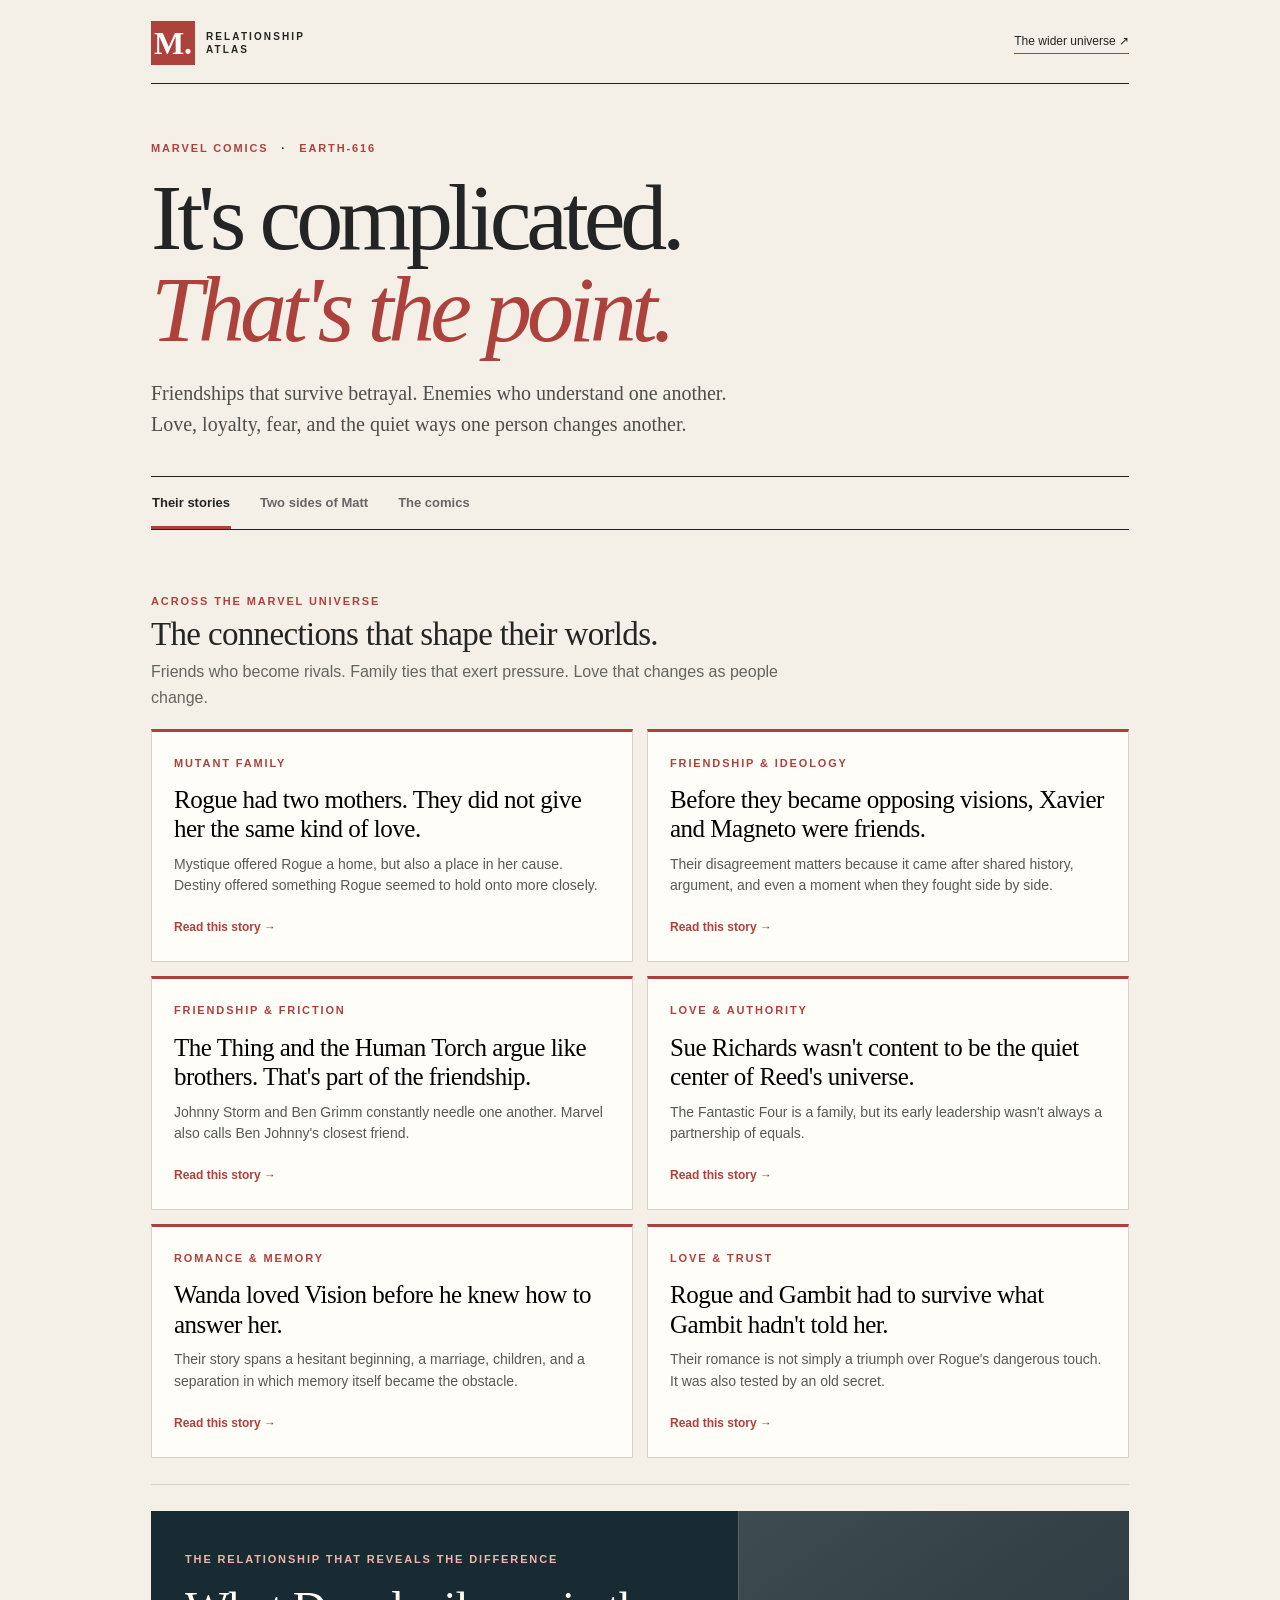
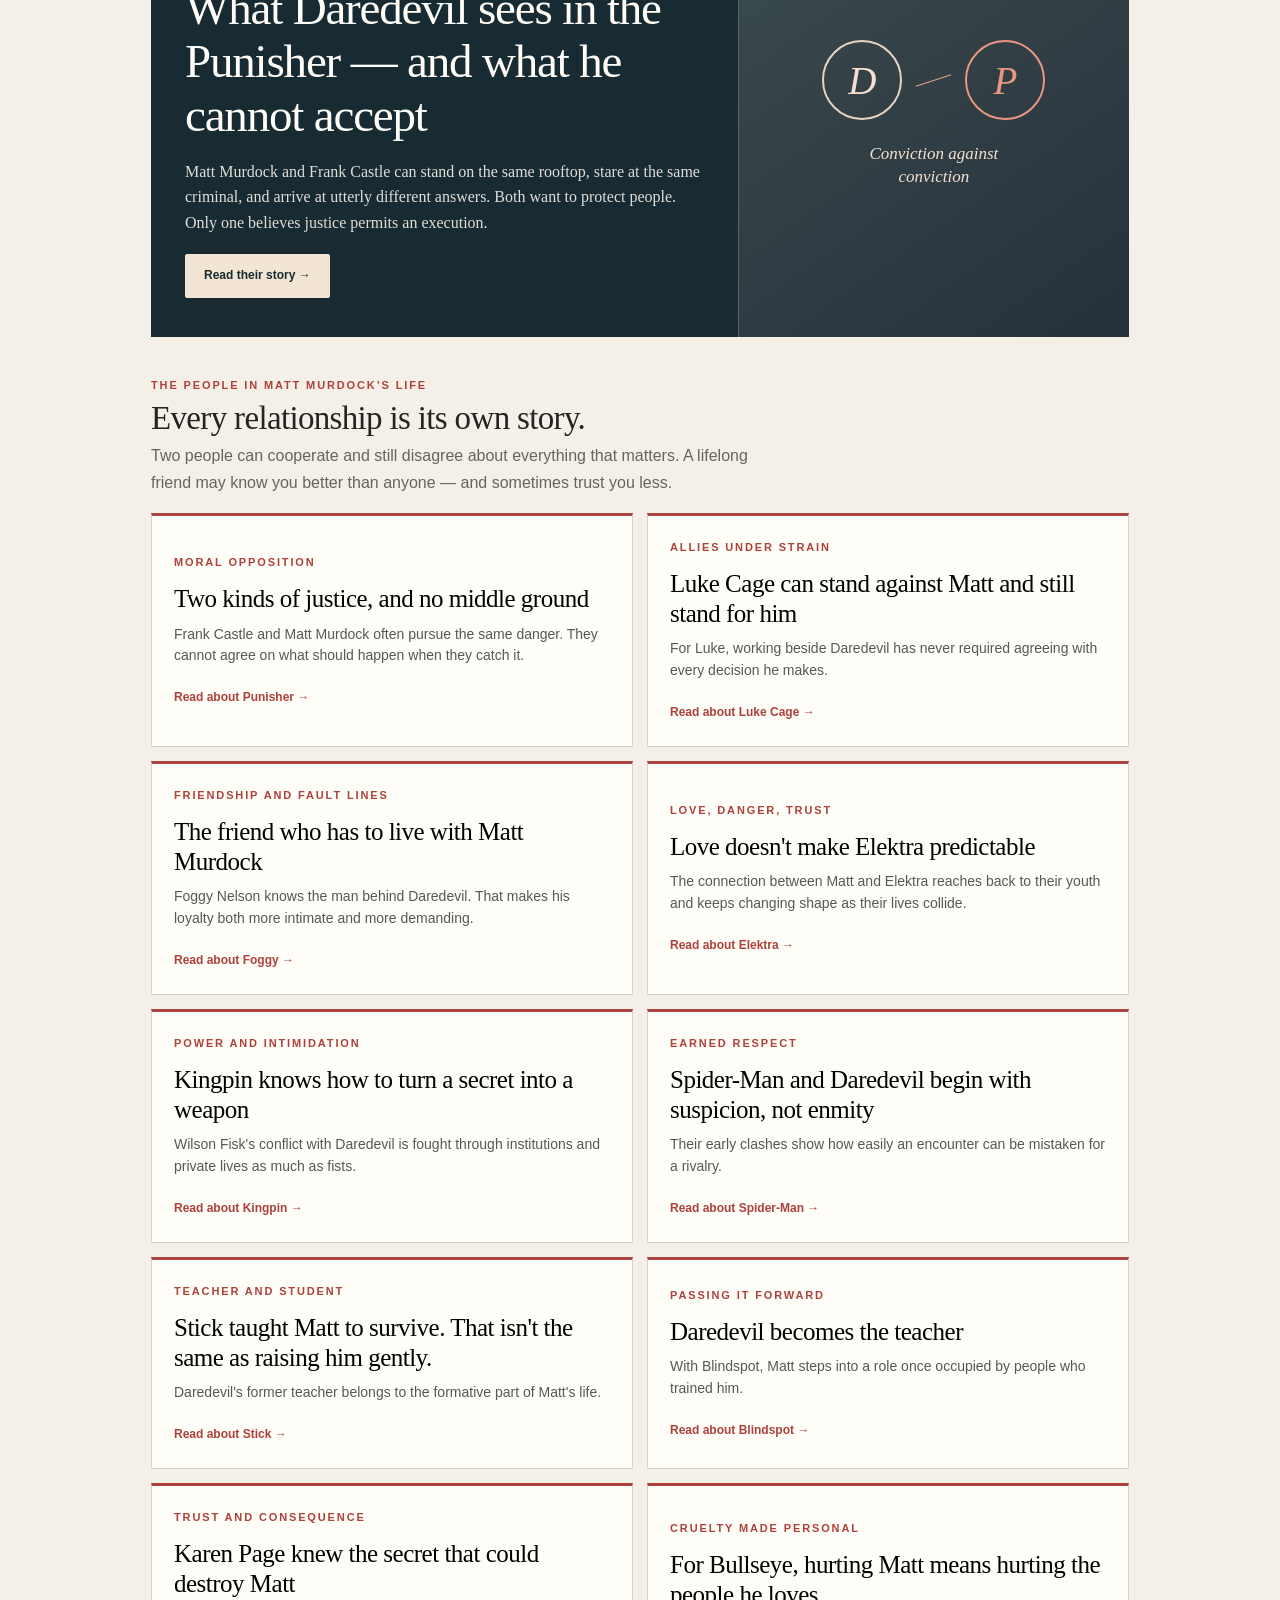
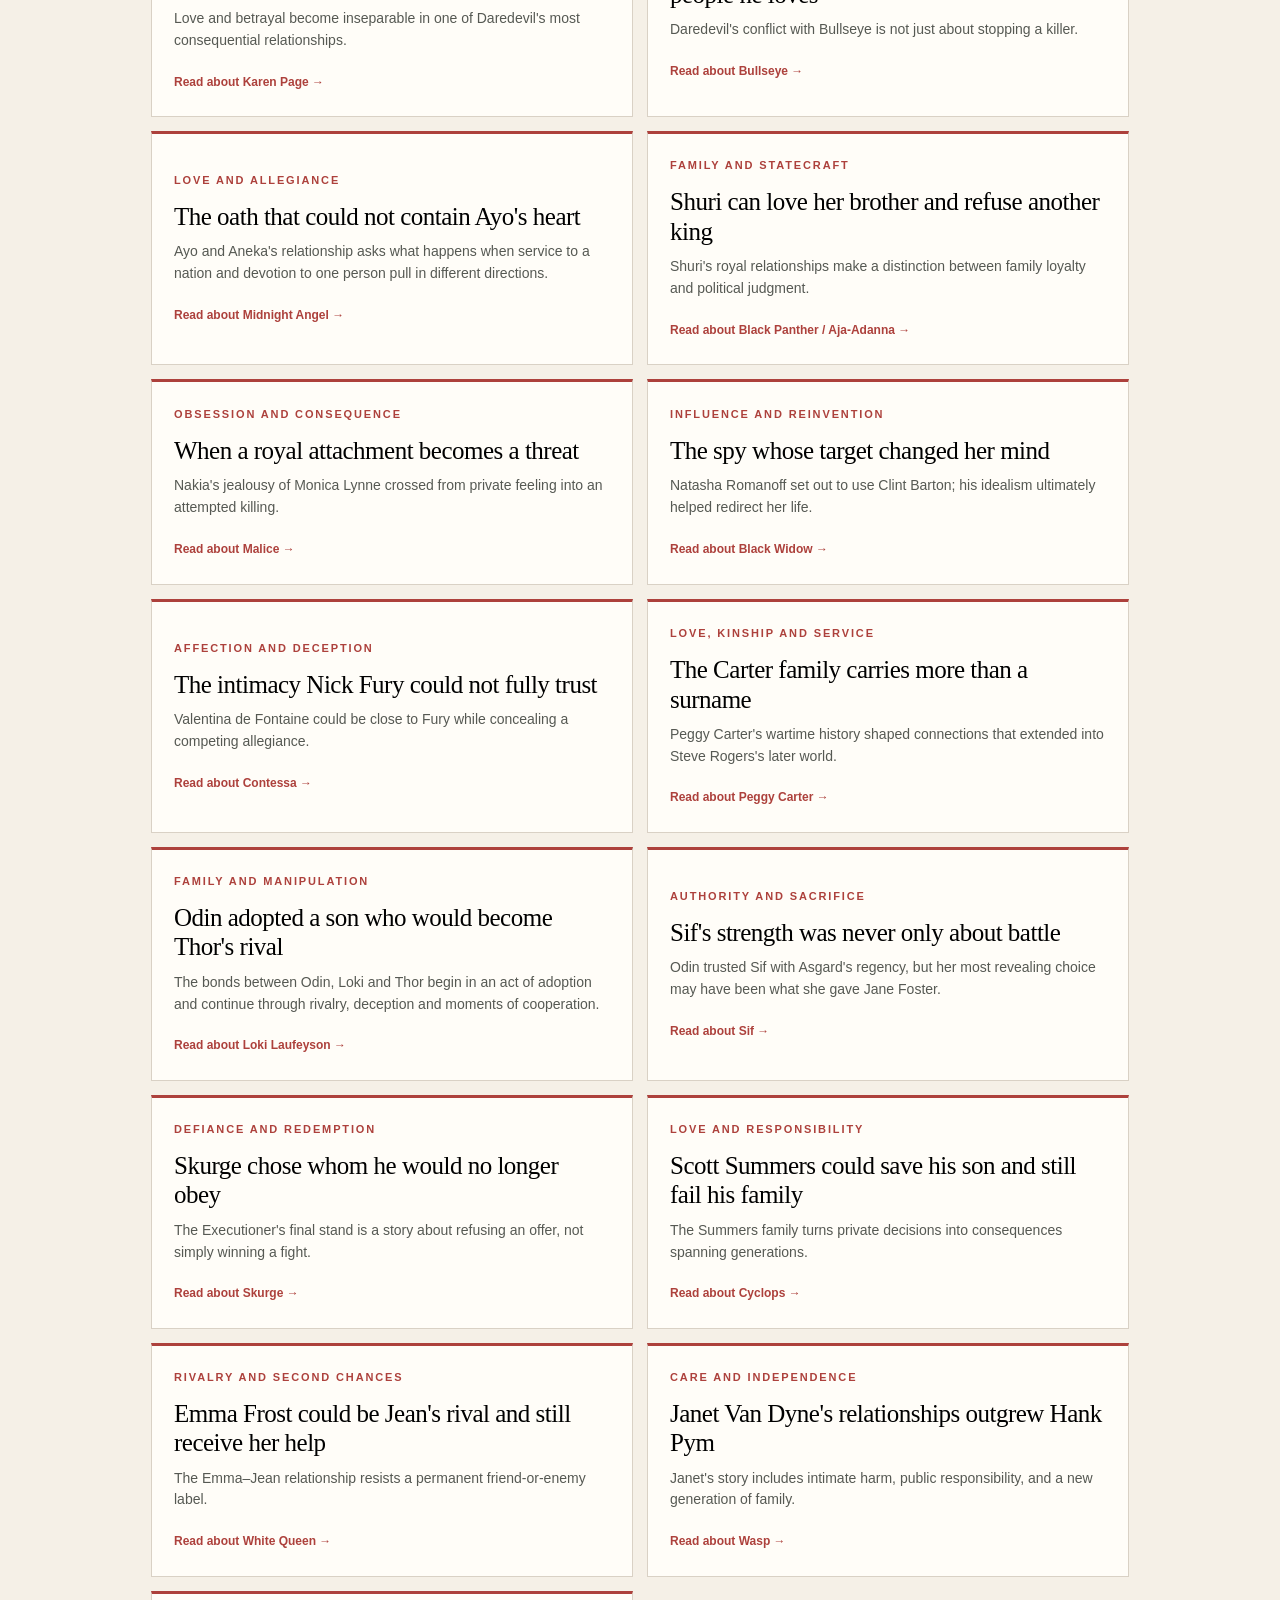
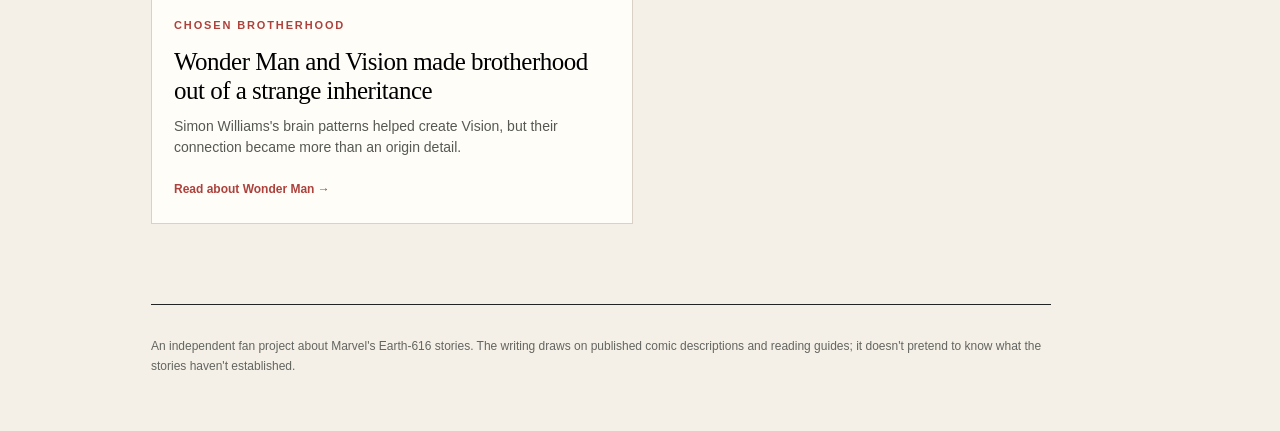
<file: index.html>
<!doctype html>
<html lang="en">
<head>
<meta charset="utf-8">
<meta name="viewport" content="width=device-width,initial-scale=1,viewport-fit=cover">
<meta name="theme-color" content="#f5f0e7">
<meta name="description" content="The people, bonds, rivalries, and complicated histories of Marvel Comics Earth-616.">
<meta name="apple-mobile-web-app-capable" content="yes">
<meta name="apple-mobile-web-app-title" content="Marvel Relationships">
<link rel="manifest" href="./manifest.webmanifest">
<link rel="apple-touch-icon" href="./icon.svg">
<link rel="stylesheet" href="./style.css">
<title>Marvel Relationship Atlas — Stories Behind the Connections</title>
</head>
<body>
<div class="shell">
 <header class="masthead">
   <a class="wordmark" href="./" aria-label="Marvel Relationship Atlas home"><span class="mark">M.</span><span class="wordmark-text">RELATIONSHIP<br>ATLAS</span></a>
   <a class="world-link" href="./atlas.html">The wider universe <span aria-hidden="true">↗</span></a>
 </header>
 <section class="intro" aria-label="Introduction">
   <div class="edition">MARVEL COMICS <span>·</span> EARTH-616</div>
   <h1>It's complicated.<span>That's the point.</span></h1>
   <p>Friendships that survive betrayal. Enemies who understand one another. Love, loyalty, fear, and the quiet ways one person changes another.</p>
 </section>
 <nav class="navigation" aria-label="Sections">
  <button class="nav active" type="button" data-view="stories">Their stories</button>
  <button class="nav" type="button" data-view="compare">Two sides of Matt</button>
  <button class="nav" type="button" data-view="reading">The comics</button>
 </nav>
 <main id="app" tabindex="-1">
  <article class="loading"><h2>People are never just allies or enemies.</h2><p>Explore what makes these connections matter.</p></article>
 </main>
 <footer class="site-footer"><p>An independent fan project about Marvel's Earth-616 stories. The writing draws on published comic descriptions and reading guides; it doesn't pretend to know what the stories haven't established.</p></footer>
</div>
<nav class="mobile-nav" aria-label="Mobile navigation">
 <button type="button" class="active" data-view="stories"><span aria-hidden="true">◉</span>Stories</button>
 <button type="button" data-view="compare"><span aria-hidden="true">⇄</span>Compare</button>
 <button type="button" data-view="reading"><span aria-hidden="true">▤</span>Comics</button>
</nav>
<script type="application/json" id="seed-editorial">{"version":"1.0","framing":"Short editorial portraits for ordinary readers. Earth-616 comics, grounded in Marvel issue summaries. These are interpretive overviews, not the characters' internal monologues.","spotlight":{"eyebrow":"The relationship that reveals the difference","title":"What Daredevil sees in the Punisher — and what he cannot accept","opening":"Matt Murdock and Frank Castle can stand on the same rooftop, stare at the same criminal, and arrive at utterly different answers. Both want to protect people. Only one believes justice permits an execution.","paragraphs":["That difference is not a minor disagreement between allies. It is the substance of their relationship. Matt repeatedly tries to stop Frank from crossing the line he believes separates a hero from an executioner. Frank sees the line itself as part of the problem. Their arguments play out through investigations, fights and uneasy moments when a common danger leaves them little choice but to work together.","There is recognition between them, but recognition isn't consent. Frank can acknowledge Daredevil's ability without adopting his restraint. Matt can understand why Frank is angry without accepting what Frank does with it. When Frank physically corners Matt into a choice, that is coercion, not moral authority. This is a relationship defined less by affection than by an argument neither man is willing to abandon."],"partner_id":"frank","theme":"Conviction against conviction"},"portraits":[{"id":"frank","tag":"Moral opposition","headline":"Two kinds of justice, and no middle ground","lede":"Frank Castle and Matt Murdock often pursue the same danger. They cannot agree on what should happen when they catch it.","paragraphs":["Daredevil's refusal to kill is not a quirk that the Punisher can talk him out of. It's the principle that shapes every encounter between them. Frank's willingness to execute criminals makes cooperation possible only in narrow, precarious circumstances.","Their encounters offer something more complicated than simple hatred. They can recognize each other's determination, even act together when lives are at stake, without surrendering an inch of their opposing moral views. At other moments, Frank uses force to leave Matt with choices he never agreed to make."],"takeaway":"Sharing an enemy is not the same as sharing a code.","readLabel":"Read the confrontations that shaped them"},{"id":"luke","tag":"Allies under strain","headline":"Luke Cage can stand against Matt and still stand for him","lede":"For Luke, working beside Daredevil has never required agreeing with every decision he makes.","paragraphs":["Luke and Matt have fought crime on the same streets and alongside the same heroes. Their partnership in the Defenders is practical: when New York is threatened, each knows the other will show up.","But Shadowland exposes a different sort of loyalty. Luke joins the people trying to stop Daredevil's Hand-led campaign, and the effort is also about saving Matt from what he has become. That is a far cry from the Punisher's fundamental objection to Matt's methods. Opposing a friend because you're afraid of what he is doing is not the same thing as treating him as an enemy."],"takeaway":"Sometimes standing up to someone is an act of loyalty.","readLabel":"Follow Luke and Matt from Shadowland to the Defenders"},{"id":"foggy","tag":"Friendship and fault lines","headline":"The friend who has to live with Matt Murdock","lede":"Foggy Nelson knows the man behind Daredevil. That makes his loyalty both more intimate and more demanding.","paragraphs":["Matt's secret life is a danger to everyone around him, but for Foggy it also competes with their ordinary life as friends and law partners. He doesn't have the luxury of treating Daredevil as a distant legend. He has to work with Matt, worry about him and sometimes judge whether he can trust the man across the desk.","That friendship has broken under strain and survived it. Foggy has walked away when he believed Matt's judgment was failing. At other times the two have held professional roles that placed one in formal authority over the other. None of those arrangements captures the friendship on its own. The bond is enduring precisely because it has had to absorb so much."],"takeaway":"Knowing someone deeply does not mean trusting every choice they make.","readLabel":"Explore the friendship, fallouts and reconciliations"},{"id":"elektra","tag":"Love, danger, trust","headline":"Love doesn't make Elektra predictable","lede":"The connection between Matt and Elektra reaches back to their youth and keeps changing shape as their lives collide.","paragraphs":["Their story carries attraction, loss and the constant question of whether two people with such different lives can be partners. Elektra isn't simply a romantic interest positioned beside Daredevil. She has her own convictions and purpose, sometimes bringing them into conflict with his.","When she protects the Daredevil mantle during Matt's absence, then seeks him out for a campaign against the Hand, intimacy becomes something practical as well as personal. Marvel's account describes Matt as a trusted ally from Elektra's point of view. What that means for Matt's trust in return is a different, and more delicate, question."],"takeaway":"Love, loyalty and trust move together sometimes — not always.","readLabel":"Trace their shifting partnership"},{"id":"fisk","tag":"Power and intimidation","headline":"Kingpin knows how to turn a secret into a weapon","lede":"Wilson Fisk's conflict with Daredevil is fought through institutions and private lives as much as fists.","paragraphs":["In Born Again, Fisk gains Matt's secret identity and uses it to dismantle the life Matt has built. It is intimate cruelty carried out with the resources of a criminal empire: the kind of attack that reveals how differently the two men understand power.","Later, Fisk's position as New York's mayor adds another layer. The criminal adversary now holds an office with real civic authority. Matt's resistance isn't merely personal retaliation; it is a challenge to a man who can shape the rules around him. Fisk's ability to hurt Matt is vast. His claim to moral authority is another matter entirely."],"takeaway":"Having power over someone is not the same as having their respect.","readLabel":"Read Born Again and Mayor Fisk"},{"id":"peter","tag":"Earned respect","headline":"Spider-Man and Daredevil begin with suspicion, not enmity","lede":"Their early clashes show how easily an encounter can be mistaken for a rivalry.","paragraphs":["Villains manipulate the two heroes into fighting, and the situation looks — briefly — like a feud. But the misunderstanding gives way to cooperation. What matters is not that they traded blows. It's that each had reasons to recognize the other as someone trying to do the right thing.","Daredevil's public praise of Spider-Man's courage adds a small but telling note of respect. Their relationship illustrates why a record of every fight would give such a distorted picture of Marvel's world. The fight was an episode. The judgment each formed of the other is the more interesting story."],"takeaway":"An argument in one story needn't define a relationship.","readLabel":"Revisit their early encounters"},{"id":"stick","tag":"Teacher and student","headline":"Stick taught Matt to survive. That isn't the same as raising him gently.","lede":"Daredevil's former teacher belongs to the formative part of Matt's life.","paragraphs":["The relationship is plainly unequal in one important way: Stick is the teacher and Matt the student. His role as sensei helps explain the skills Matt carries into his life as Daredevil.","But mentorship alone tells us little about warmth, security or unconditional trust. A training relationship may exert enormous influence without resembling friendship or parental affection. The stories give us a basis for identifying Stick's position in Matt's history; the full emotional texture deserves closer reading before drawing stronger conclusions."],"takeaway":"Influence and intimacy are different kinds of closeness.","readLabel":"Find the early history of Matt's teacher"},{"id":"sam","tag":"Passing it forward","headline":"Daredevil becomes the teacher","lede":"With Blindspot, Matt steps into a role once occupied by people who trained him.","paragraphs":["Matt recognizes something in Samuel Chung and takes him on as a protégé. It turns a familiar part of Daredevil's own origin outward: a hero who was taught to navigate a dangerous world begins teaching someone else.","That brings responsibility as well as influence. Sam can look to Matt for guidance without every decision being an order, and Matt can care about his student's future without always knowing what's best for him. The earliest stories establish the teaching relationship; stronger conclusions about its later emotional history will require more coverage."],"takeaway":"Teaching another hero means accepting a different kind of responsibility.","readLabel":"See Blindspot's earliest stories"},{"id":"karen","tag":"Trust and consequence","headline":"Karen Page knew the secret that could destroy Matt","lede":"Love and betrayal become inseparable in one of Daredevil's most consequential relationships.","paragraphs":["When Matt reveals that he is Daredevil, he offers Karen knowledge that can change both their lives. The intimacy of that disclosure matters: a secret identity isn't just a fact about a costume, but a vulnerability carried into a personal relationship.","Born Again shows the terrible consequence when Karen sells that knowledge and it reaches Fisk. Yet the act alone cannot flatten years of shared history into a single label. Betrayal is a defining event, not a complete biography of the bond that preceded it."],"takeaway":"The damage a betrayal does depends on the trust that came before.","readLabel":"Follow the secret at the center of Born Again"},{"id":"bullseye","tag":"Cruelty made personal","headline":"For Bullseye, hurting Matt means hurting the people he loves","lede":"Daredevil's conflict with Bullseye is not just about stopping a killer.","paragraphs":["Bullseye's murder of Elektra turns their feud into a personal catastrophe. What makes this relationship different from Daredevil's clashes with the Punisher is the absence of an honest disagreement about justice. Here the violence itself is the instrument of harm.","That history hangs over later encounters. A record of fights would place Bullseye beside dozens of Daredevil's other enemies. But the damage done to someone Matt loves gives this antagonism a particular weight that no simple “enemy” label captures."],"takeaway":"Some rivalries are arguments. Others are wounds.","readLabel":"Read the stories that made this feud personal"}],"compare":{"frank|luke":{"headline":"Why the Punisher and Luke Cage aren't the same kind of ally","paragraphs":["Frank Castle and Luke Cage can both fight alongside Daredevil — and both can fight against him. The resemblance ends there.","Frank's recurring objection is to the very limits Matt places on violence. Their cooperation sits atop an unresolved moral divide. Luke's opposition during Shadowland emerges from concern about what Matt is doing and an effort to stop him. One relationship turns on competing definitions of justice; the other can turn on disagreement within a broader commitment to protecting people."]},"foggy|fisk":{"headline":"Two people who know Matt's vulnerabilities","paragraphs":["Foggy Nelson and Wilson Fisk both gain access to parts of Matt Murdock's life the public does not see. One has shared his working life and friendship; the other has weaponized knowledge against him.","The difference is not simply friend versus enemy. It's what each person does with the influence that closeness or information creates. One relationship tests trust from within; the other tests how much damage power can do from without."]},"elektra|karen":{"headline":"Love doesn't create the same relationship twice","paragraphs":["Karen Page and Elektra Natchios both matter deeply to Matt, but the pressures on those relationships are not interchangeable.","Karen's knowledge of Matt's identity becomes consequential in Born Again; Elektra's later actions involve taking up the Daredevil mantle and recruiting Matt into a shared cause. Both involve intimacy and danger, but in different combinations of trust, agency and vulnerability."]}}}</script>
<script type="application/json" id="seed-research">{"meta":{"project":"Earth-616 Relationship Atlas","version":"0.6 — comparative evidence pilot","research_date":"2026-10-18","scope":"Marvel comics Earth-616. Published issue years are not diegetic dates. Original full issue panels not reviewed.","evidence_limit":"Verified official Marvel issue/collection descriptions, NOT original comic page images or speech balloons. Publisher-supported ≠ panel-verified."},"people":[{"id":"matt","name":"Matt Murdock","alias":"Daredevil","continuity":"Earth-616"},{"id":"frank","name":"Frank Castle","alias":"Punisher","continuity":"Earth-616"},{"id":"luke","name":"Luke Cage","alias":"Luke Cage","continuity":"Earth-616"},{"id":"foggy","name":"Franklin Nelson","alias":"Foggy","continuity":"Earth-616"},{"id":"elektra","name":"Elektra Natchios","alias":"Elektra","continuity":"Earth-616"},{"id":"fisk","name":"Wilson Fisk","alias":"Kingpin","continuity":"Earth-616"},{"id":"peter","name":"Peter Parker","alias":"Spider-Man","continuity":"Earth-616"},{"id":"stick","name":"Stick","alias":"Stick","continuity":"Earth-616"},{"id":"sam","name":"Samuel Chung","alias":"Blindspot","continuity":"Earth-616"},{"id":"karen","name":"Karen Page","alias":"Karen Page","continuity":"Earth-616"},{"id":"bullseye","name":"Lester (identity disputed)","alias":"Bullseye","continuity":"Earth-616"}],"dimensions":[{"id":"affection","family":"Emotional","definition":"Personal care, emotional attachment or romantic feeling; separate from action"},{"id":"friendship","family":"Emotional","definition":"Voluntary ongoing personal bond distinct from professional cooperation"},{"id":"romance","family":"Emotional","definition":"Romantic involvement; distinct from mutuality and from present relationship status"},{"id":"trust","family":"Trust / respect","definition":"Belief another will act reliably or in good faith in a defined context"},{"id":"competence_respect","family":"Trust / respect","definition":"Recognition of someone’s skill, competence or courage"},{"id":"moral_respect","family":"Trust / respect","definition":"Approval of another’s principles, judgment or ethical character"},{"id":"influence","family":"Power","definition":"Capacity to change someone’s decisions, whether or not formally empowered"},{"id":"authority","family":"Power","definition":"Recognized formal authority within a defined structure or jurisdiction"},{"id":"coercion","family":"Power","definition":"Threats, intimidation, blackmail or force constraining someone’s choices"},{"id":"dependence","family":"Power","definition":"Reliance upon another for information, resources, protection or identity"},{"id":"professional","family":"Social","definition":"Employment, legal partnership, colleagues or vocation-based tie"},{"id":"mentorship","family":"Social","definition":"Teaching, training, guidance or protégé relationship"},{"id":"family","family":"Social","definition":"Biological, legal or acknowledged kinship; explicit nature required"},{"id":"ideology","family":"Ideology","definition":"Agreement or disagreement about ethics, means, ends, values"},{"id":"cooperation","family":"Behavior","definition":"Joint action toward a goal in a specified circumstance"},{"id":"conflict","family":"Behavior","definition":"Opposition, combat, sabotage or active obstruction"},{"id":"cohesion","family":"Behavior","definition":"Observed ability to coordinate despite differences; not identical to friendship"},{"id":"protection","family":"Behavior","definition":"Taking action to shield another from harm"},{"id":"betrayal","family":"Behavior","definition":"Violation of an established duty, trust, confidence or commitment"}],"sources":[{"id":"P1","title":"Daredevil & Punisher’s Best Team-Ups","url":"https://www.marvel.com/comics/discover/2482/daredevil-punisher-s-best-team-ups","kind":"Marvel editorial reading guide","level":"Publisher synopsis / editorial; full original issue not independently reviewed"},{"id":"P2","title":"Daredevil #183 — facsimile synopsis","url":"https://www.marvel.com/comics/issue/112688/daredevil_facsimile_edition_2023_183","kind":"Marvel issue synopsis","level":"Publisher synopsis / editorial; full original issue not independently reviewed"},{"id":"P3","title":"Punishment Fits the Crime: Matt and Frank","url":"https://www.marvel.com/articles/comics/punishment-fits-the-crime-matt-and-frank","kind":"Marvel editorial history","level":"Publisher synopsis / editorial; full original issue not independently reviewed"},{"id":"P4","title":"Daredevil vs. Punisher (2005) #1","url":"https://www.marvel.com/comics/issue/2202/daredevil-vs-punisher-2005-1","kind":"Marvel issue synopsis","level":"Publisher synopsis / editorial; full original issue not independently reviewed"},{"id":"P5","title":"Daredevil by Mark Waid Vol. 2","url":"https://www.marvel.com/comics/collection/47439/daredevil_by_mark_waid_vol_2_hc_2014_2","kind":"Marvel collected-edition synopsis","level":"Publisher synopsis / editorial; full original issue not independently reviewed"},{"id":"L1","title":"Shadowland (2010) #1","url":"https://www.marvel.com/comics/issue/29703/shadowland-2010-1","kind":"Marvel issue synopsis","level":"Publisher synopsis / editorial; full original issue not independently reviewed"},{"id":"L2","title":"Defenders (2017) reading guide","url":"https://share.marvel.com/comics/discover/796/defenders","kind":"Marvel editorial reading guide","level":"Publisher synopsis / editorial; full original issue not independently reviewed"},{"id":"L3","title":"Shadowland Omnibus","url":"https://www.marvel.com/comics/collection/66094/","kind":"Marvel collected-edition synopsis","level":"Publisher synopsis / editorial; full original issue not independently reviewed"},{"id":"F1","title":"Foggy Nelson: Marvel Reading Guide","url":"https://www.marvel.com/comics/guides/2479/foggy_nelson","kind":"Marvel editorial reading guide","level":"Publisher synopsis / editorial; full original issue not independently reviewed"},{"id":"F2","title":"Daredevil by Mark Waid Vol. 4","url":"https://www.marvel.com/comics/collection/40600/daredevil_by_mark_waid_vol_4_trade_paperback","kind":"Marvel collected-edition synopsis","level":"Publisher synopsis / editorial; full original issue not independently reviewed"},{"id":"E1","title":"Marvel Valentine’s Day comic guide","url":"https://www.marvel.com/comics/discover/454/valentines-day","kind":"Marvel editorial reading guide","level":"Publisher synopsis / editorial; full original issue not independently reviewed"},{"id":"E2","title":"Daredevil’s Darkest Moments","url":"https://www.marvel.com/articles/comics/daredevil-darkest-moments-list","kind":"Marvel editorial history","level":"Publisher synopsis / editorial; full original issue not independently reviewed"},{"id":"E3","title":"Daredevil (2022) #4","url":"https://www.marvel.com/comics/issue/101080/daredevil_2022_4","kind":"Marvel issue synopsis","level":"Publisher synopsis / editorial; full original issue not independently reviewed"},{"id":"E4","title":"Daredevil (2019) #29","url":"https://www.marvel.com/comics/issue/89599/DAREDEVIL_29","kind":"Marvel issue synopsis","level":"Publisher synopsis / editorial; full original issue not independently reviewed"},{"id":"K1","title":"Daredevil: Born Again collected edition","url":"https://www.marvel.com/comics/issue/28764/","kind":"Marvel collected-edition synopsis","level":"Publisher synopsis / editorial; full original issue not independently reviewed"},{"id":"K2","title":"The Kingpin reading guide","url":"https://www.marvel.com/comics/guides/543/the-kingpin","kind":"Marvel editorial reading guide","level":"Publisher synopsis / editorial; full original issue not independently reviewed"},{"id":"S1","title":"Spider-Man and Daredevil’s Famed Fellowship","url":"https://www.marvel.com/articles/comics/didja-know-spider-man-and-daredevil-s-famed-fellowship","kind":"Marvel editorial history","level":"Publisher synopsis / editorial; full original issue not independently reviewed"},{"id":"T1","title":"Daredevil (1964) #176","url":"https://www.marvel.com/comics/issue/8158/daredevil_1964_176","kind":"Marvel issue synopsis","level":"Publisher synopsis / editorial; full original issue not independently reviewed"},{"id":"B1","title":"The Comics History of Blindspot","url":"https://www.marvel.com/articles/comics/sam-chung-blindspot-daredevil-comics-history-explained","kind":"Marvel editorial history","level":"Publisher synopsis / editorial; full original issue not independently reviewed"},{"id":"B2","title":"Daredevil (2015) #10","url":"https://www.marvel.com/comics/issue/56719/slug","kind":"Marvel issue synopsis","level":"Publisher synopsis / editorial; full original issue not independently reviewed"},{"id":"C1","title":"Daredevil (1964) #57","url":"https://www.marvel.com/comics/issue/8406","kind":"Marvel issue synopsis","level":"Publisher synopsis / editorial; full original issue not independently reviewed"},{"id":"C2","title":"Daredevil: Born Again guide","url":"https://www.marvel.com/comics/guides/1032/daredevil-born-again","kind":"Marvel editorial reading guide","level":"Publisher synopsis / editorial; full original issue not independently reviewed"},{"id":"H1","title":"Shadowland #1","url":"https://www.marvel.com/comics/issue/29703/shadowland-2010-1","kind":"Marvel issue synopsis","level":"Publisher synopsis / editorial; full original issue not independently reviewed"},{"id":"R01","title":"Punisher’s Hit List: Daredevil / Punisher (2000) #3","url":"https://www.marvel.com/comics/guides/1266/punishers-hit-list","kind":"Marvel editorial reading guide","level":"Marvel publisher description/editorial; no original panel review"},{"id":"R02","title":"Punisher & Bullseye: Deadliest Hits — Trial of the Punisher #1–2","url":"https://www.marvel.com/comics/issue/61784/punisher_bullseye_deadliest_hits_trade_paperback","kind":"Marvel collected edition synopsis","level":"Marvel publisher description/editorial; no original panel review"},{"id":"R03","title":"Daredevil (1964) #257","url":"https://www.marvel.com/comics/issue/8248","kind":"Marvel issue synopsis","level":"Marvel publisher description/editorial; no original panel review"},{"id":"R04","title":"Foggy Nelson — Official Marvel character history","url":"https://www.marvel.com/characters/foggy-nelson/in-comics","kind":"Marvel character history","level":"Marvel publisher description/editorial; no original panel review"},{"id":"R05","title":"Foggy Nelson — Comic reading guide","url":"https://www.marvel.com/comics/guides/2479/foggy_nelson","kind":"Marvel editorial reading guide","level":"Marvel publisher description/editorial; no original panel review"},{"id":"R06","title":"Defenders Vol. 2: Kingpins of New York","url":"https://www.marvel.com/comics/collection/67328/defenders_vol_2_kingpins_of_new_york_trade_paperback","kind":"Marvel collected edition synopsis","level":"Marvel publisher description/editorial; no original panel review"},{"id":"R07","title":"Defenders (2017) #2","url":"https://www.marvel.com/comics/issue/63230/defenders_2017_2","kind":"Marvel issue synopsis","level":"Marvel publisher description/editorial; no original panel review"},{"id":"R08","title":"Daredevil (2022) #4","url":"https://www.marvel.com/comics/issue/101080/daredevil_2022_4","kind":"Marvel issue synopsis","level":"Marvel publisher description/editorial; no original panel review"},{"id":"R09","title":"Shadowland (2010) #1","url":"https://www.marvel.com/comics/issue/29703/shadowland-2010-1","kind":"Marvel issue synopsis","level":"Marvel publisher description/editorial; no original panel review"},{"id":"R10","title":"Shadowland: Power Man (2010) #4","url":"https://www.marvel.com/comics/issue/33877/","kind":"Marvel issue synopsis","level":"Marvel publisher description/editorial; no original panel review"},{"id":"R11","title":"Daredevil by Mark Waid Vol. 4 — Daredevil (2011) #16–21","url":"https://www.marvel.com/comics/collection/40600/daredevil_by_mark_waid_vol_4_trade_paperback","kind":"Marvel collected edition synopsis","level":"Marvel publisher description/editorial; no original panel review"}],"events":[{"id":"EV01","a":"matt","b":"frank","issue":"Daredevil (1964) #183","publication_year":1982,"observation":"Matt and Frank pursue the same drug dealer while disagreeing over lawful punishment versus lethal justice.","source_id":"P2","review_status":"Publisher synopsis/guide reviewed; original panels not independently examined","evidence_tier":"publisher_secondary","observation_type":"publisher_summary","continuity":"Earth-616"},{"id":"EV02","a":"matt","b":"frank","issue":"Daredevil (1964) #257 / Punisher (1987) #10","publication_year":1988,"observation":"A linked investigation sees both heroes pursue the same threat to bystanders.","source_id":"P1","review_status":"Publisher synopsis/guide reviewed; original panels not independently examined","evidence_tier":"publisher_secondary","observation_type":"publisher_summary","continuity":"Earth-616"},{"id":"EV03","a":"matt","b":"frank","issue":"Daredevil vs. Punisher (2005) #1","publication_year":2005,"observation":"Matt and Frank each pursue order in Hell’s Kitchen through sharply divergent methods.","source_id":"P4","review_status":"Publisher synopsis/guide reviewed; original panels not independently examined","evidence_tier":"publisher_secondary","observation_type":"publisher_summary","continuity":"Earth-616"},{"id":"EV04","a":"matt","b":"frank","issue":"Daredevil (1998) Brubaker-era prison storyline","publication_year":2006,"observation":"Frank intentionally enters the same prison and engineers an escape with Matt; specific issue placement not yet verified.","source_id":"P3","review_status":"Publisher synopsis/guide reviewed; original panels not independently examined","evidence_tier":"publisher_secondary","observation_type":"publisher_summary","continuity":"Earth-616"},{"id":"EV05","a":"matt","b":"frank","issue":"Daredevil (2011) #11–21 / Punisher (2011) #10","publication_year":2012,"observation":"Daredevil and allies form an uneasy alliance involving Punisher-related characters during the Omega Drive story.","source_id":"P5","review_status":"Publisher synopsis/guide reviewed; original panels not independently examined","evidence_tier":"publisher_secondary","observation_type":"publisher_summary","continuity":"Earth-616"},{"id":"EV06","a":"matt","b":"luke","issue":"Shadowland (2010) #1–5","publication_year":2010,"observation":"Luke joins street-level heroes resisting Daredevil’s Hand-led regime and trying to save him.","source_id":"L3","review_status":"Publisher synopsis/guide reviewed; original panels not independently examined","evidence_tier":"publisher_secondary","observation_type":"publisher_summary","continuity":"Earth-616"},{"id":"EV07","a":"matt","b":"luke","issue":"Defenders (2017) #1","publication_year":2017,"observation":"Daredevil, Luke Cage, Jessica Jones and Iron Fist unite against a growing criminal threat.","source_id":"L2","review_status":"Publisher synopsis/guide reviewed; original panels not independently examined","evidence_tier":"publisher_secondary","observation_type":"publisher_summary","continuity":"Earth-616"},{"id":"EV08","a":"matt","b":"foggy","issue":"Daredevil (1964) #1","publication_year":1964,"observation":"Matt and Foggy are described as friends and law partners from the beginning.","source_id":"F1","review_status":"Publisher synopsis/guide reviewed; original panels not independently examined","evidence_tier":"publisher_secondary","observation_type":"publisher_summary","continuity":"Earth-616"},{"id":"EV09","a":"matt","b":"foggy","issue":"Daredevil (1964) #347","publication_year":1995,"observation":"Foggy discovers Matt’s secret identity.","source_id":"F1","review_status":"Publisher synopsis/guide reviewed; original panels not independently examined","evidence_tier":"publisher_secondary","observation_type":"publisher_summary","continuity":"Earth-616"},{"id":"EV10","a":"matt","b":"foggy","issue":"Daredevil (2011) #16–21","publication_year":2012,"observation":"Foggy, concerned for Matt’s well-being and judgment, dissolves their friendship and law partnership.","source_id":"F2","review_status":"Publisher synopsis/guide reviewed; original panels not independently examined","evidence_tier":"publisher_secondary","observation_type":"publisher_summary","continuity":"Earth-616"},{"id":"EV11","a":"matt","b":"foggy","issue":"Daredevil (2015) #20","publication_year":2017,"observation":"Matt confesses his secret identity to Foggy after its erasure from public knowledge.","source_id":"F1","review_status":"Publisher synopsis/guide reviewed; original panels not independently examined","evidence_tier":"publisher_secondary","observation_type":"publisher_summary","continuity":"Earth-616"},{"id":"EV12","a":"matt","b":"foggy","issue":"Daredevil (2015) #602","publication_year":2018,"observation":"Foggy serves as Matt’s chief of staff when Matt becomes Acting Mayor.","source_id":"F1","review_status":"Publisher synopsis/guide reviewed; original panels not independently examined","evidence_tier":"publisher_secondary","observation_type":"publisher_summary","continuity":"Earth-616"},{"id":"EV13","a":"matt","b":"elektra","issue":"Daredevil: The Man Without Fear (1993) #2","publication_year":1993,"observation":"Matt and Elektra meet as students and begin a romantic relationship in a retelling of their earlier history.","source_id":"E1","review_status":"Publisher synopsis/guide reviewed; original panels not independently examined","evidence_tier":"publisher_secondary","observation_type":"publisher_summary","continuity":"Earth-616"},{"id":"EV14","a":"matt","b":"elektra","issue":"Daredevil (1964) #181","publication_year":1982,"observation":"Bullseye kills Elektra, deeply impacting Matt; death and later resurrection complicate their relationship timeline.","source_id":"E2","review_status":"Publisher synopsis/guide reviewed; original panels not independently examined","evidence_tier":"publisher_secondary","observation_type":"publisher_summary","continuity":"Earth-616"},{"id":"EV15","a":"matt","b":"elektra","issue":"Daredevil (2019) #29","publication_year":2021,"observation":"Elektra takes up the Daredevil identity during Matt’s absence and protects his legacy.","source_id":"E4","review_status":"Publisher synopsis/guide reviewed; original panels not independently examined","evidence_tier":"publisher_secondary","observation_type":"publisher_summary","continuity":"Earth-616"},{"id":"EV16","a":"matt","b":"elektra","issue":"Daredevil (2022) #4","publication_year":2022,"observation":"Elektra recruits Matt as partner for the Fist; the issue synopsis describes growing closeness.","source_id":"E3","review_status":"Publisher synopsis/guide reviewed; original panels not independently examined","evidence_tier":"publisher_secondary","observation_type":"publisher_summary","continuity":"Earth-616"},{"id":"EV17","a":"matt","b":"fisk","issue":"Daredevil (1964) #226–233 (Born Again)","publication_year":1986,"observation":"After receiving Matt’s secret identity, Fisk systematically destroys his work and personal life.","source_id":"K1","review_status":"Publisher synopsis/guide reviewed; original panels not independently examined","evidence_tier":"publisher_secondary","observation_type":"publisher_summary","continuity":"Earth-616"},{"id":"EV18","a":"matt","b":"fisk","issue":"Daredevil (2015) #595–600 (Mayor Fisk)","publication_year":2017,"observation":"Fisk wins mayoral power in New York, leaving Matt confronting an antagonist with municipal authority.","source_id":"K2","review_status":"Publisher synopsis/guide reviewed; original panels not independently examined","evidence_tier":"publisher_secondary","observation_type":"publisher_summary","continuity":"Earth-616"},{"id":"EV19","a":"matt","b":"peter","issue":"Amazing Spider-Man (1963) #16","publication_year":1964,"observation":"Peter and Matt initially cooperate to defeat the Ringleader despite being manipulated into a fight.","source_id":"S1","review_status":"Publisher synopsis/guide reviewed; original panels not independently examined","evidence_tier":"publisher_secondary","observation_type":"publisher_summary","continuity":"Earth-616"},{"id":"EV28","a":"matt","b":"peter","issue":"Amazing Spider-Man (1963) #18","publication_year":1964,"observation":"Daredevil credits Spider-Man as a valiant fighter when Peter is falsely perceived as cowardly.","source_id":"S1","review_status":"Publisher synopsis/guide reviewed; original panels not independently examined","evidence_tier":"publisher_secondary","observation_type":"publisher_summary","continuity":"Earth-616"},{"id":"EV20","a":"matt","b":"peter","issue":"Daredevil (1964) #16–17","publication_year":1966,"observation":"The Masked Marauder tricks the heroes into clashing; they ultimately cooperate against him.","source_id":"S1","review_status":"Publisher synopsis/guide reviewed; original panels not independently examined","evidence_tier":"publisher_secondary","observation_type":"publisher_summary","continuity":"Earth-616"},{"id":"EV21","a":"matt","b":"stick","issue":"Daredevil (1964) #176","publication_year":1981,"observation":"Matt and Elektra seek out Stick, identified as Matt’s former sensei.","source_id":"T1","review_status":"Publisher synopsis/guide reviewed; original panels not independently examined","evidence_tier":"publisher_secondary","observation_type":"publisher_summary","continuity":"Earth-616"},{"id":"EV22","a":"matt","b":"sam","issue":"All-New, All-Different Point One (2015) #1","publication_year":2015,"observation":"Matt sees Blindspot’s potential during an encounter and decides to train him.","source_id":"B1","review_status":"Publisher synopsis/guide reviewed; original panels not independently examined","evidence_tier":"publisher_secondary","observation_type":"publisher_summary","continuity":"Earth-616"},{"id":"EV23","a":"matt","b":"sam","issue":"Daredevil (2015) #10","publication_year":2016,"observation":"Blindspot, described as Matt’s protégé, investigates while Matt is occupied with legal work.","source_id":"B2","review_status":"Publisher synopsis/guide reviewed; original panels not independently examined","evidence_tier":"publisher_secondary","observation_type":"publisher_summary","continuity":"Earth-616"},{"id":"EV24","a":"matt","b":"karen","issue":"Daredevil (1964) #57","publication_year":1969,"observation":"Matt reveals that he is Daredevil to Karen.","source_id":"C1","review_status":"Publisher synopsis/guide reviewed; original panels not independently examined","evidence_tier":"publisher_secondary","observation_type":"publisher_summary","continuity":"Earth-616"},{"id":"EV25","a":"matt","b":"karen","issue":"Daredevil (1964) #226–233 (Born Again)","publication_year":1986,"observation":"Karen sells Matt’s secret identity; Fisk exploits the information to harm him.","source_id":"C2","review_status":"Publisher synopsis/guide reviewed; original panels not independently examined","evidence_tier":"publisher_secondary","observation_type":"publisher_summary","continuity":"Earth-616"},{"id":"EV26","a":"matt","b":"bullseye","issue":"Daredevil (1964) #181","publication_year":1982,"observation":"Bullseye kills Elektra, a defining act of violence against someone Matt loves.","source_id":"E2","review_status":"Publisher synopsis/guide reviewed; original panels not independently examined","evidence_tier":"publisher_secondary","observation_type":"publisher_summary","continuity":"Earth-616"},{"id":"EV27","a":"matt","b":"bullseye","issue":"Shadowland (2010) #1","publication_year":2010,"observation":"Daredevil faces Bullseye during the opening conflict of Shadowland.","source_id":"H1","review_status":"Publisher synopsis/guide reviewed; original panels not independently examined","evidence_tier":"publisher_secondary","observation_type":"publisher_summary","continuity":"Earth-616"},{"id":"EV29","a":"matt","b":"frank","issue":"Punisher (2000) #3","publication_year":2000,"observation":"Marvel’s guide describes Daredevil chained on a rooftop and holding a gun after a confrontation with Punisher. The precise dialogue and decision structure still require panel review.","source_id":"R01","review_status":"Official Marvel summary reviewed; comic panels not independently reviewed","observation_type":"publisher_summary","evidence_tier":"publisher_secondary","continuity":"Earth-616"},{"id":"EV30","a":"matt","b":"frank","issue":"Punisher: The Trial of the Punisher (2013) #1–2","publication_year":2013,"observation":"Frank faces trial after surrendering, and Matt appears as a witness for the prosecution. Marvel’s collected summary does not establish Matt’s exact testimony.","source_id":"R02","review_status":"Official Marvel summary reviewed; comic panels not independently reviewed","observation_type":"publisher_summary","evidence_tier":"publisher_secondary","continuity":"Earth-616"},{"id":"EV31","a":"matt","b":"frank","issue":"Daredevil (1964) #257","publication_year":1988,"observation":"Marvel describes Daredevil trying to prevent Punisher from enacting retaliatory lethal justice.","source_id":"R03","review_status":"Official Marvel summary reviewed; comic panels not independently reviewed","observation_type":"publisher_summary","evidence_tier":"publisher_secondary","continuity":"Earth-616"},{"id":"EV32","a":"matt","b":"foggy","issue":"Daredevil (2011) #16–21","publication_year":2012,"observation":"Foggy ends their legal partnership and friendship because he believes Matt is dangerously unstable; described in the collection synopsis.","source_id":"R11","review_status":"Official Marvel summary reviewed; comic panels not independently reviewed","observation_type":"publisher_summary","evidence_tier":"publisher_secondary","continuity":"Earth-616"},{"id":"EV33","a":"matt","b":"foggy","issue":"Daredevil (2014) #5","publication_year":2014,"observation":"Marvel’s reading guide says Matt and Hank Pym stage Foggy’s death to protect him from enemies during his cancer treatment.","source_id":"R05","review_status":"Official Marvel summary reviewed; comic panels not independently reviewed","observation_type":"publisher_summary","evidence_tier":"publisher_secondary","continuity":"Earth-616"},{"id":"EV34","a":"matt","b":"foggy","issue":"Daredevil (2022) #13","publication_year":2023,"observation":"Marvel’s reading guide says Matt travels to the afterlife to save Foggy’s soul after learning of the Hand’s attack.","source_id":"R05","review_status":"Official Marvel summary reviewed; comic panels not independently reviewed","observation_type":"publisher_summary","evidence_tier":"publisher_secondary","continuity":"Earth-616"},{"id":"EV35","a":"matt","b":"foggy","issue":"Daredevil (1964) #48","publication_year":1968,"observation":"Foggy wins the district-attorney election and invites Matt to become assistant district attorney; the guide does not establish whether Matt accepted.","source_id":"R05","review_status":"Official Marvel summary reviewed; comic panels not independently reviewed","observation_type":"publisher_summary","evidence_tier":"publisher_secondary","continuity":"Earth-616"},{"id":"EV36","a":"matt","b":"luke","issue":"Defenders (2017) #6–10","publication_year":2017,"observation":"Matt and Luke participate with Jessica Jones and Iron Fist in protecting New York during an underworld gang war.","source_id":"R06","review_status":"Official Marvel summary reviewed; comic panels not independently reviewed","observation_type":"publisher_summary","evidence_tier":"publisher_secondary","continuity":"Earth-616"},{"id":"EV37","a":"matt","b":"luke","issue":"Shadowland (2010) #1","publication_year":2010,"observation":"Marvel identifies Luke Cage among the heroes acting to stop a citywide conflict centered on Daredevil.","source_id":"R09","review_status":"Official Marvel summary reviewed; comic panels not independently reviewed","observation_type":"publisher_summary","evidence_tier":"publisher_secondary","continuity":"Earth-616"},{"id":"EV38","a":"matt","b":"elektra","issue":"Daredevil (2022) #4","publication_year":2022,"observation":"Publisher synopsis calls Matt Elektra’s most trusted ally while she recruits him as a partner against the Hand.","source_id":"R08","review_status":"Official Marvel summary reviewed; comic panels not independently reviewed","observation_type":"publisher_summary","evidence_tier":"publisher_secondary","continuity":"Earth-616"}],"claims":[{"id":"CL001","pair_id":"matt-frank","from_id":"matt","to_id":"frank","dimension":"ideology","assessment":"strong disagreement","epistemic":"direct","summary":"Opposes lethal vigilantism","qualification":"Their competing ideas of justice are explicitly contrasted in #183.","event_ids":["EV01"],"scope":"1982 encounter","continuity":"Earth-616","review_status":"provisional; no panel review"},{"id":"CL002","pair_id":"matt-frank","from_id":"frank","to_id":"matt","dimension":"ideology","assessment":"strong disagreement","epistemic":"direct","summary":"Rejects Matt’s nonlethal approach","qualification":"The issue synopsis contrasts Frank’s intended punishment with Matt’s legal approach.","event_ids":["EV01"],"scope":"1982 encounter","continuity":"Earth-616","review_status":"provisional; no panel review"},{"id":"CL003","pair_id":"matt-frank","from_id":"matt","to_id":"frank","dimension":"conflict","assessment":"recurring","epistemic":"direct","summary":"Intervenes against Frank’s methods","qualification":"Marvel describes their recurring clashes and ideological opposition.","event_ids":["EV01","EV03"],"scope":"Across cited encounters","continuity":"Earth-616","review_status":"provisional; no panel review"},{"id":"CL004","pair_id":"matt-frank","from_id":"matt","to_id":"frank","dimension":"cooperation","assessment":"conditional","epistemic":"direct","summary":"Works with Frank under pressure","qualification":"Marvel documents occasions when the two work toward common goals.","event_ids":["EV02","EV04"],"scope":"Selected encounters","continuity":"Earth-616","review_status":"provisional; no panel review"},{"id":"CL005","pair_id":"matt-frank","from_id":"frank","to_id":"matt","dimension":"cooperation","assessment":"conditional","epistemic":"direct","summary":"Chooses to work with Matt","qualification":"Frank’s prison intervention is a concrete example; motive varies by event.","event_ids":["EV04"],"scope":"Brubaker-era prison story","continuity":"Earth-616","review_status":"provisional; no panel review"},{"id":"CL006","pair_id":"matt-frank","from_id":"frank","to_id":"matt","dimension":"competence_respect","assessment":"plausible; needs direct review","epistemic":"interpretive","summary":"May respect Matt’s effectiveness","qualification":"His prison intervention suggests regard for Daredevil’s ability to protect the streets; respect is inferred, not quoted.","event_ids":["EV04"],"scope":"Brubaker-era prison story","continuity":"Earth-616","review_status":"provisional; no panel review"},{"id":"CL007","pair_id":"matt-luke","from_id":"matt","to_id":"luke","dimension":"cooperation","assessment":"recurring in selected arcs","epistemic":"direct","summary":"Works with Luke against threats","qualification":"They form part of the 2017 Defenders.","event_ids":["EV07"],"scope":"2017 Defenders","continuity":"Earth-616","review_status":"provisional; no panel review"},{"id":"CL008","pair_id":"matt-luke","from_id":"luke","to_id":"matt","dimension":"cooperation","assessment":"recurring in selected arcs","epistemic":"direct","summary":"Works with Matt as a peer","qualification":"The 2017 Defenders are peers forming a team.","event_ids":["EV07"],"scope":"2017 Defenders","continuity":"Earth-616","review_status":"provisional; no panel review"},{"id":"CL009","pair_id":"matt-luke","from_id":"luke","to_id":"matt","dimension":"conflict","assessment":"situational","epistemic":"direct","summary":"Opposes Matt’s Hand-led regime","qualification":"Opposition in Shadowland occurs in the context of Matt’s altered conduct and leadership.","event_ids":["EV06"],"scope":"Shadowland 2010","continuity":"Earth-616","review_status":"provisional; no panel review"},{"id":"CL010","pair_id":"matt-luke","from_id":"luke","to_id":"matt","dimension":"protection","assessment":"intent indicated","epistemic":"interpretive","summary":"Tries to save Matt while opposing him","qualification":"The collected synopsis describes allies trying to stop Matt and save his soul.","event_ids":["EV06"],"scope":"Shadowland 2010","continuity":"Earth-616","review_status":"provisional; no panel review"},{"id":"CL011","pair_id":"matt-luke","from_id":"matt","to_id":"luke","dimension":"cohesion","assessment":"demonstrated in an arc","epistemic":"interpretive","summary":"Cooperates within the Defenders","qualification":"The team forms, but this synopsis alone cannot establish enduring cohesion.","event_ids":["EV07"],"scope":"2017 Defenders","continuity":"Earth-616","review_status":"provisional; no panel review"},{"id":"CL012","pair_id":"matt-foggy","from_id":"matt","to_id":"foggy","dimension":"friendship","assessment":"established","epistemic":"direct","summary":"Longstanding best friend","qualification":"Publisher explicitly identifies Foggy as Matt’s best friend since college.","event_ids":["EV08"],"scope":"Longstanding; fluctuates","continuity":"Earth-616","review_status":"provisional; no panel review"},{"id":"CL013","pair_id":"matt-foggy","from_id":"foggy","to_id":"matt","dimension":"friendship","assessment":"established","epistemic":"direct","summary":"Longstanding best friend","qualification":"Marvel explicitly uses the term best friend.","event_ids":["EV08"],"scope":"Longstanding; fluctuates","continuity":"Earth-616","review_status":"provisional; no panel review"},{"id":"CL014","pair_id":"matt-foggy","from_id":"matt","to_id":"foggy","dimension":"professional","assessment":"law partner","epistemic":"direct","summary":"Runs a legal partnership","qualification":"Their original professional relationship is explicit.","event_ids":["EV08"],"scope":"Early career; other periods","continuity":"Earth-616","review_status":"provisional; no panel review"},{"id":"CL015","pair_id":"matt-foggy","from_id":"foggy","to_id":"matt","dimension":"trust","assessment":"fractured at one point","epistemic":"direct","summary":"Breaks ties over concerns about Matt","qualification":"The Waid-era collection reports an explicit rupture caused by fears about Matt’s state.","event_ids":["EV10"],"scope":"2011 series #16–21","continuity":"Earth-616","review_status":"provisional; no panel review"},{"id":"CL016","pair_id":"matt-foggy","from_id":"matt","to_id":"foggy","dimension":"trust","assessment":"renewed disclosure","epistemic":"interpretive","summary":"Entrusts Foggy with his identity again","qualification":"Matt’s post-erasure confession is an observed act of disclosure; strength of trust not independently measured.","event_ids":["EV11"],"scope":"2015 series #20","continuity":"Earth-616","review_status":"provisional; no panel review"},{"id":"CL017","pair_id":"matt-foggy","from_id":"foggy","to_id":"matt","dimension":"professional","assessment":"chief of staff","epistemic":"direct","summary":"Works in Matt’s mayoral administration","qualification":"Formal professional role exists, not necessarily personal subordination outside that office.","event_ids":["EV12"],"scope":"2015 series #602","continuity":"Earth-616","review_status":"provisional; no panel review"},{"id":"CL018","pair_id":"matt-foggy","from_id":"matt","to_id":"foggy","dimension":"authority","assessment":"formal, time-limited","epistemic":"direct","summary":"Holds executive authority over Foggy’s staff role","qualification":"Matt is Acting Mayor and Foggy is Chief of Staff; only relevant to that administration.","event_ids":["EV12"],"scope":"Acting-Mayor period","continuity":"Earth-616","review_status":"provisional; no panel review"},{"id":"CL019","pair_id":"matt-elektra","from_id":"matt","to_id":"elektra","dimension":"romance","assessment":"historically explicit","epistemic":"direct","summary":"Romantic partners across eras","qualification":"Marvel describes their college romance and later closeness.","event_ids":["EV13","EV16"],"scope":"Historical; not persistent status","continuity":"Earth-616","review_status":"provisional; no panel review"},{"id":"CL020","pair_id":"matt-elektra","from_id":"elektra","to_id":"matt","dimension":"romance","assessment":"historically explicit","epistemic":"direct","summary":"Romantic partners across eras","qualification":"The relationship began in college; later status evolves.","event_ids":["EV13","EV16"],"scope":"Historical; not persistent status","continuity":"Earth-616","review_status":"provisional; no panel review"},{"id":"CL021","pair_id":"matt-elektra","from_id":"elektra","to_id":"matt","dimension":"protection","assessment":"defends symbolic legacy","epistemic":"interpretive","summary":"Protects Matt’s Daredevil legacy","qualification":"Assuming the Daredevil identity when Matt is absent is an action, not proof of current feelings.","event_ids":["EV15"],"scope":"2021","continuity":"Earth-616","review_status":"provisional; no panel review"},{"id":"CL022","pair_id":"matt-elektra","from_id":"elektra","to_id":"matt","dimension":"influence","assessment":"recruitment shown","epistemic":"direct","summary":"Recruits Matt as a partner","qualification":"Elektra’s Fist plan calls for Matt’s participation.","event_ids":["EV16"],"scope":"2022","continuity":"Earth-616","review_status":"provisional; no panel review"},{"id":"CL023","pair_id":"matt-elektra","from_id":"matt","to_id":"elektra","dimension":"cooperation","assessment":"in Fist project","epistemic":"direct","summary":"Joins Elektra’s anti-Hand mission","qualification":"The 2022 synopsis presents a substantive partnership.","event_ids":["EV16"],"scope":"2022","continuity":"Earth-616","review_status":"provisional; no panel review"},{"id":"CL024","pair_id":"matt-fisk","from_id":"fisk","to_id":"matt","dimension":"coercion","assessment":"extreme","epistemic":"direct","summary":"Exploits a secret to destroy Matt’s life","qualification":"Fisk weaponizes knowledge of Matt’s identity in Born Again.","event_ids":["EV17"],"scope":"Born Again, 1986","continuity":"Earth-616","review_status":"provisional; no panel review"},{"id":"CL025","pair_id":"matt-fisk","from_id":"fisk","to_id":"matt","dimension":"conflict","assessment":"sustained","epistemic":"direct","summary":"Targets Matt personally and professionally","qualification":"Born Again focuses on personal and career destruction.","event_ids":["EV17"],"scope":"Born Again, 1986","continuity":"Earth-616","review_status":"provisional; no panel review"},{"id":"CL026","pair_id":"matt-fisk","from_id":"fisk","to_id":"matt","dimension":"authority","assessment":"office-limited","epistemic":"direct","summary":"Holds municipal authority as mayor","qualification":"This is governmental authority over city institutions, not Daredevil personally.","event_ids":["EV18"],"scope":"Mayor Fisk arc","continuity":"Earth-616","review_status":"provisional; no panel review"},{"id":"CL027","pair_id":"matt-fisk","from_id":"matt","to_id":"fisk","dimension":"conflict","assessment":"sustained","epistemic":"direct","summary":"Opposes Fisk’s criminal and civic power","qualification":"Publisher’s Mayor Fisk guide places Daredevil against the mayoral antagonist.","event_ids":["EV17","EV18"],"scope":"Selected arcs","continuity":"Earth-616","review_status":"provisional; no panel review"},{"id":"CL029","pair_id":"matt-peter","from_id":"matt","to_id":"peter","dimension":"cooperation","assessment":"situational","epistemic":"direct","summary":"Teams up against manipulations","qualification":"They overcome the Ringleader’s manipulation and defeat him together.","event_ids":["EV19"],"scope":"1964","continuity":"Earth-616","review_status":"provisional; no panel review"},{"id":"CL030","pair_id":"matt-peter","from_id":"peter","to_id":"matt","dimension":"cooperation","assessment":"situational","epistemic":"direct","summary":"Teams up after a forced clash","qualification":"Their early encounters show both confrontation and collaboration.","event_ids":["EV19","EV20"],"scope":"1964–66","continuity":"Earth-616","review_status":"provisional; no panel review"},{"id":"CL031","pair_id":"matt-peter","from_id":"matt","to_id":"peter","dimension":"competence_respect","assessment":"explicit praise","epistemic":"direct","summary":"Praises Peter’s heroism","qualification":"Marvel records Daredevil publicly giving Spider-Man credit as a valiant fighter.","event_ids":["EV28"],"scope":"Early shared history; see Marvel article","continuity":"Earth-616","review_status":"provisional; no panel review"},{"id":"CL032","pair_id":"matt-peter","from_id":"matt","to_id":"peter","dimension":"conflict","assessment":"episodic","epistemic":"direct","summary":"Clashes due to villain manipulation","qualification":"Their early conflict is not sufficient evidence for enduring enmity.","event_ids":["EV20"],"scope":"1966","continuity":"Earth-616","review_status":"provisional; no panel review"},{"id":"CL033","pair_id":"matt-stick","from_id":"stick","to_id":"matt","dimension":"mentorship","assessment":"former teacher","epistemic":"direct","summary":"Was Matt’s sensei","qualification":"Marvel’s issue synopsis identifies Stick as Matt’s old sensei.","event_ids":["EV21"],"scope":"Prior to 1981 issue","continuity":"Earth-616","review_status":"provisional; no panel review"},{"id":"CL034","pair_id":"matt-stick","from_id":"matt","to_id":"stick","dimension":"mentorship","assessment":"former student","epistemic":"direct","summary":"Trained under Stick","qualification":"The reverse of the explicitly identified sensei relationship.","event_ids":["EV21"],"scope":"Prior to 1981 issue","continuity":"Earth-616","review_status":"provisional; no panel review"},{"id":"CL036","pair_id":"matt-sam","from_id":"matt","to_id":"sam","dimension":"mentorship","assessment":"active in cited era","epistemic":"direct","summary":"Takes Sam on as a protégé","qualification":"Marvel details Matt’s decision to train Blindspot.","event_ids":["EV22","EV23"],"scope":"2015–16","continuity":"Earth-616","review_status":"provisional; no panel review"},{"id":"CL037","pair_id":"matt-sam","from_id":"sam","to_id":"matt","dimension":"mentorship","assessment":"student/protégé","epistemic":"direct","summary":"Receives Matt’s training","qualification":"Relationship is explicitly referred to as protégé.","event_ids":["EV22","EV23"],"scope":"2015–16","continuity":"Earth-616","review_status":"provisional; no panel review"},{"id":"CL038","pair_id":"matt-sam","from_id":"sam","to_id":"matt","dimension":"dependence","assessment":"training dependence","epistemic":"interpretive","summary":"Relies on Matt for guidance","qualification":"Inference from protégé relationship; intensity unmeasured.","event_ids":["EV22"],"scope":"2015–16","continuity":"Earth-616","review_status":"provisional; no panel review"},{"id":"CL039","pair_id":"matt-karen","from_id":"matt","to_id":"karen","dimension":"romance","assessment":"historically explicit","epistemic":"direct","summary":"Has an intimate history with Karen","qualification":"Marvel identifies Karen as Matt’s former lover in Born Again summaries.","event_ids":["EV25"],"scope":"Historical relationship","continuity":"Earth-616","review_status":"provisional; no panel review"},{"id":"CL040","pair_id":"matt-karen","from_id":"karen","to_id":"matt","dimension":"betrayal","assessment":"explicit disclosure","epistemic":"direct","summary":"Sells Matt’s secret identity","qualification":"Direct breach of the trust involved in keeping the secret.","event_ids":["EV24","EV25"],"scope":"Born Again, 1986","continuity":"Earth-616","review_status":"provisional; no panel review"},{"id":"CL041","pair_id":"matt-karen","from_id":"matt","to_id":"karen","dimension":"trust","assessment":"identity entrusted","epistemic":"interpretive","summary":"Shares vulnerable identity information","qualification":"Matt reveals his identity to Karen; inference: meaningful confidence in her.","event_ids":["EV24"],"scope":"1969","continuity":"Earth-616","review_status":"provisional; no panel review"},{"id":"CL043","pair_id":"matt-bullseye","from_id":"bullseye","to_id":"matt","dimension":"conflict","assessment":"severe","epistemic":"direct","summary":"Violent adversary","qualification":"Bullseye kills Elektra, causing major personal harm to Matt; recurring conflict continues.","event_ids":["EV26","EV27"],"scope":"1982–2010 selected arcs","continuity":"Earth-616","review_status":"provisional; no panel review"},{"id":"CL044","pair_id":"matt-bullseye","from_id":"bullseye","to_id":"matt","dimension":"coercion","assessment":"indirect harm","epistemic":"interpretive","summary":"Uses violence that harms Matt emotionally","qualification":"Violence against Elektra damages Matt; do not assume a precise intent to coerce from this synopsis alone.","event_ids":["EV26"],"scope":"1982","continuity":"Earth-616","review_status":"provisional; no panel review"},{"id":"CL045","pair_id":"matt-bullseye","from_id":"matt","to_id":"bullseye","dimension":"conflict","assessment":"severe","epistemic":"direct","summary":"Confronts Bullseye","qualification":"Shadowland places them in a central conflict.","event_ids":["EV27"],"scope":"2010","continuity":"Earth-616","review_status":"provisional; no panel review"},{"id":"CL046","pair_id":"matt-frank","from_id":"frank","to_id":"matt","dimension":"coercion","assessment":"direct physical restraint in cited encounter","epistemic":"direct","summary":"Physically constrains Matt’s options","qualification":"The publisher explicitly places Daredevil chained to a roof with a gun. Whether Frank intends a precise psychological lesson needs panel-level evidence.","event_ids":["EV29"],"scope":"Punisher (2000) #3","continuity":"Earth-616","review_status":"provisional; no panel review"},{"id":"CL047","pair_id":"matt-frank","from_id":"frank","to_id":"matt","dimension":"influence","assessment":"possible forced moral dilemma","epistemic":"interpretive","summary":"Uses force to challenge Matt’s options","qualification":"Staging this scenario may be an attempt to alter Matt’s decision process. Specific motive and choice architecture cannot be established from the short guide.","event_ids":["EV29"],"scope":"Punisher (2000) #3","continuity":"Earth-616","review_status":"provisional; no panel review"},{"id":"CL048","pair_id":"matt-frank","from_id":"matt","to_id":"frank","dimension":"conflict","assessment":"opposes lethal retaliation","epistemic":"direct","summary":"Intervenes against Frank’s retaliatory methods","qualification":"Marvel’s #257 synopsis supports active opposition to Frank’s method, not hatred of Frank as a person.","event_ids":["EV31"],"scope":"1988 issue","continuity":"Earth-616","review_status":"provisional; no panel review"},{"id":"CL049","pair_id":"matt-frank","from_id":"matt","to_id":"frank","dimension":"professional","assessment":"legal witness in criminal proceeding","epistemic":"direct","summary":"Participates in Frank’s legal accountability","qualification":"Matt is reported as prosecution witness in a trial; the record does not establish his exact testimony or a personal vendetta.","event_ids":["EV30"],"scope":"Trial of the Punisher (2013)","continuity":"Earth-616","review_status":"provisional; no panel review"},{"id":"CL050","pair_id":"matt-foggy","from_id":"matt","to_id":"foggy","dimension":"protection","assessment":"protective concealment","epistemic":"direct","summary":"Stages deception to shield Foggy from enemies","qualification":"Marvel describes a false death devised with Hank Pym to protect Foggy. This is not evidence of Matt holding authority over Foggy.","event_ids":["EV33"],"scope":"2014 arc","continuity":"Earth-616","review_status":"provisional; no panel review"},{"id":"CL051","pair_id":"matt-foggy","from_id":"matt","to_id":"foggy","dimension":"protection","assessment":"extraordinary rescue","epistemic":"direct","summary":"Attempts to recover Foggy’s soul","qualification":"Publisher reading guide explicitly describes rescue motivation and destination, but original panels were not reviewed.","event_ids":["EV34"],"scope":"2023 issue","continuity":"Earth-616","review_status":"provisional; no panel review"},{"id":"CL052","pair_id":"matt-foggy","from_id":"foggy","to_id":"matt","dimension":"authority","assessment":"jurisdictional job offer, not direct command","epistemic":"direct","summary":"Invites Matt to serve in district attorney’s office","qualification":"This documents a formal office and invitation, not proof of accepted employment or ongoing supervisory authority.","event_ids":["EV35"],"scope":"1968 issue","continuity":"Earth-616","review_status":"provisional; no panel review"},{"id":"CL053","pair_id":"matt-foggy","from_id":"foggy","to_id":"matt","dimension":"trust","assessment":"conditional rupture driven by safety concern","epistemic":"interpretive","summary":"Withdraws confidence in Matt’s judgment","qualification":"Publisher attributes the break to Foggy’s concern about Matt’s stability. That supports context-specific distrust; it does not erase historical affection.","event_ids":["EV32"],"scope":"2012 issues","continuity":"Earth-616","review_status":"provisional; no panel review"},{"id":"CL054","pair_id":"matt-luke","from_id":"luke","to_id":"matt","dimension":"conflict","assessment":"organized resistance to conduct","epistemic":"direct","summary":"Participates in resistance to Daredevil-centered violence","qualification":"Publisher explicitly places Luke among heroes opposing a citywide conflict centered on Matt; specific intentions and degree of personal hostility require panel review.","event_ids":["EV37"],"scope":"Shadowland (2010)","continuity":"Earth-616","review_status":"provisional; no panel review"},{"id":"CL055","pair_id":"matt-luke","from_id":"luke","to_id":"matt","dimension":"cooperation","assessment":"collective protection against gang war","epistemic":"direct","summary":"Works with Matt to protect New Yorkers","qualification":"As a Defenders member, Luke participates in collective anti-crime action; this cannot prove personal intimacy or comprehensive trust.","event_ids":["EV36"],"scope":"Defenders (2017) #6–10","continuity":"Earth-616","review_status":"provisional; no panel review"},{"id":"CL056","pair_id":"matt-luke","from_id":"matt","to_id":"luke","dimension":"cooperation","assessment":"collective protection against gang war","epistemic":"direct","summary":"Works with Luke to protect New Yorkers","qualification":"Same team objective; cannot infer personal friendship or high cohesion solely from shared roster.","event_ids":["EV36"],"scope":"Defenders (2017) #6–10","continuity":"Earth-616","review_status":"provisional; no panel review"},{"id":"CL057","pair_id":"matt-elektra","from_id":"elektra","to_id":"matt","dimension":"trust","assessment":"trusted operational ally in Fist era","epistemic":"direct","summary":"Places exceptional operational trust in Matt","qualification":"Marvel’s issue description explicitly describes Matt as her most trusted ally; this does not measure trust across all earlier eras.","event_ids":["EV38"],"scope":"2022 issue","continuity":"Earth-616","review_status":"provisional; no panel review"},{"id":"CL058","pair_id":"matt-elektra","from_id":"elektra","to_id":"matt","dimension":"influence","assessment":"requests partnership","epistemic":"direct","summary":"Recruits Matt as a partner against the Hand","qualification":"The request is explicit. Whether she compelled his choice is not established.","event_ids":["EV38"],"scope":"2022 issue","continuity":"Earth-616","review_status":"provisional; no panel review"}],"research_backlog":[{"question":"Matt → Punisher respect vs moral respect","next_step":"Find panel-level proof of respect for skill vs ethical judgment; avoid treating cooperation as respect","priority":"High"},{"question":"Daredevil ↔ Luke Cage personal friendship","next_step":"Separate recurring team work from demonstrated intimacy, private support and personal trust","priority":"High"},{"question":"Authority vs influence across Shadowland","next_step":"Identify formal Hand hierarchy; distinguish possession/compulsion from ordinary leadership","priority":"High"},{"question":"Foggy 2011 rupture exact issue","next_step":"Verify precise issue / pages of dissolution and later restoration","priority":"High"},{"question":"Daredevil ↔ Elektra 2022 context","next_step":"Confirm changes to status and power balance across 2022–23 story","priority":"Medium"},{"question":"Stick → Matt teaching style","next_step":"Document coercion, affection or dependence directly rather than relying on MCU versions","priority":"High"},{"question":"Kingpin → Matt influence","next_step":"Investigate indirect influence separate from coercion and material leverage","priority":"Medium"},{"question":"Daredevil ↔ Spider-Man modern trust","next_step":"Find distinct modern examples not just 1960s cooperation","priority":"Medium"},{"question":"Karen and Matt: post-Born Again reconciliation","next_step":"Source exact changes over time rather than freezing 1986 rupture","priority":"High"},{"question":"Bullseye motivations","next_step":"Examine whether particular actions explicitly target Matt emotionally rather than infer intent","priority":"Medium"},{"question":"Source depth","next_step":"Review actual issue pages and page-level references where legally accessible","priority":"High"},{"question":"Bidirectional sampling","next_step":"Avoid auto-mirroring claims; review both directions independently","priority":"High"},{"question":"Distinguish direct coercion vs psychological coercion in Punisher (2000) #3","next_step":"Examine authorized comic panels, record explicit choices, threats and intent separately.","priority":"High"},{"question":"Defenders friendship vs organized professional cooperation","next_step":"Find scenes of private support or personal emotional disclosure outside team combat.","priority":"High"},{"question":"Power Man title ambiguity in Shadowland","next_step":"Separate Luke Cage from Victor Alvarez and resolve each mention to a stable person ID.","priority":"High"},{"question":"Elektra trust reciprocal?","next_step":"Find Matt’s explicitly stated trust or demonstrated reliance in the 2022 Fist arc; do not mirror her view.","priority":"High"},{"question":"Foggy and Matt 2013–14 restitution","next_step":"Find actual reconciliation issues and how professional trust was restored after rupture.","priority":"High"}],"case_studies":[{"id":"punisher","title":"Coercion is not authority","partner_id":"frank","period":"1982–2013 examples","observed":"1982 and 1988 clashes establish different views of lethal justice. A 2000 incident places Daredevil chained to a rooftop; a 2013 trial places Matt as a prosecution witness.","interpreted":"The relationship can be both a continuing moral confrontation and a constrained form of cooperation. The rooftop scene permits a hypothesis of coercive moral pressure.","not_established":"No direct evidence here that Frank has formal authority over Matt, that mutual moral respect exists, or that the encounter proves lasting personal hatred.","source_ids":["P2","R03","R01","R02"],"claim_ids":["CL001","CL046","CL047","CL049"]},{"id":"foggy","title":"Protective concern can coexist with rupture","partner_id":"foggy","period":"1968–2023 selected arcs","observed":"Foggy offers Matt a role in the DA office; later ends their partnership amid concern about Matt’s stability. Matt helps conceal Foggy’s survival and, in another story, attempts to recover his soul.","interpreted":"An enduring bond can have context-specific breakdowns in professional trust without erasing affection or protection. Institutional power arises only in bounded official roles.","not_established":"We should not project the 2012 rupture across the entire history, or treat a job offer as proof that Foggy actually supervised Matt.","source_ids":["R05","R11","R04"],"claim_ids":["CL015","CL050","CL051","CL052","CL053"]},{"id":"luke","title":"Team cohesion is not friendship","partner_id":"luke","period":"2010 and 2017","observed":"Luke participates in a group seeking to contain the Shadowland crisis, then works alongside Daredevil and other Defenders during a later gang war.","interpreted":"Opposition in one historical context and collaboration in another are compatible; one involves resisting Matt’s conduct, the other coordinating against outside threats.","not_established":"These summaries alone do not establish private emotional closeness, deep personal trust, or that Luke recognized Matt’s authority outside a specific assignment.","source_ids":["R09","R06","R07"],"claim_ids":["CL009","CL054","CL055","CL056"]},{"id":"elektra","title":"Trust is directional and historical","partner_id":"elektra","period":"2022","observed":"Elektra’s publisher synopsis calls Matt her most trusted ally during the Fist project and says she wants him as a partner.","interpreted":"The issue provides unusually strong source language for Elektra → Matt operational trust. It doesn’t automatically describe Matt → Elektra to the same degree.","not_established":"This is not evidence that Elektra has permanent authority over Matt or that their entire romantic history follows a single stable trust level.","source_ids":["R08"],"claim_ids":["CL022","CL057","CL058"]}],"identity_warnings":[{"id":"ID01","entity":"Power Man","context":"Shadowland: Power Man (2010) #4","observation":"Marvel describes a new Power Man separate from Luke Cage in this Shadowland tie-in.","action":"Do not map all references to “Power Man” onto Luke Cage. Confirm the character identity in each issue before extraction.","source_id":"R10"}]}</script>
<script src="./app.js" defer></script>
</body></html>
</file>
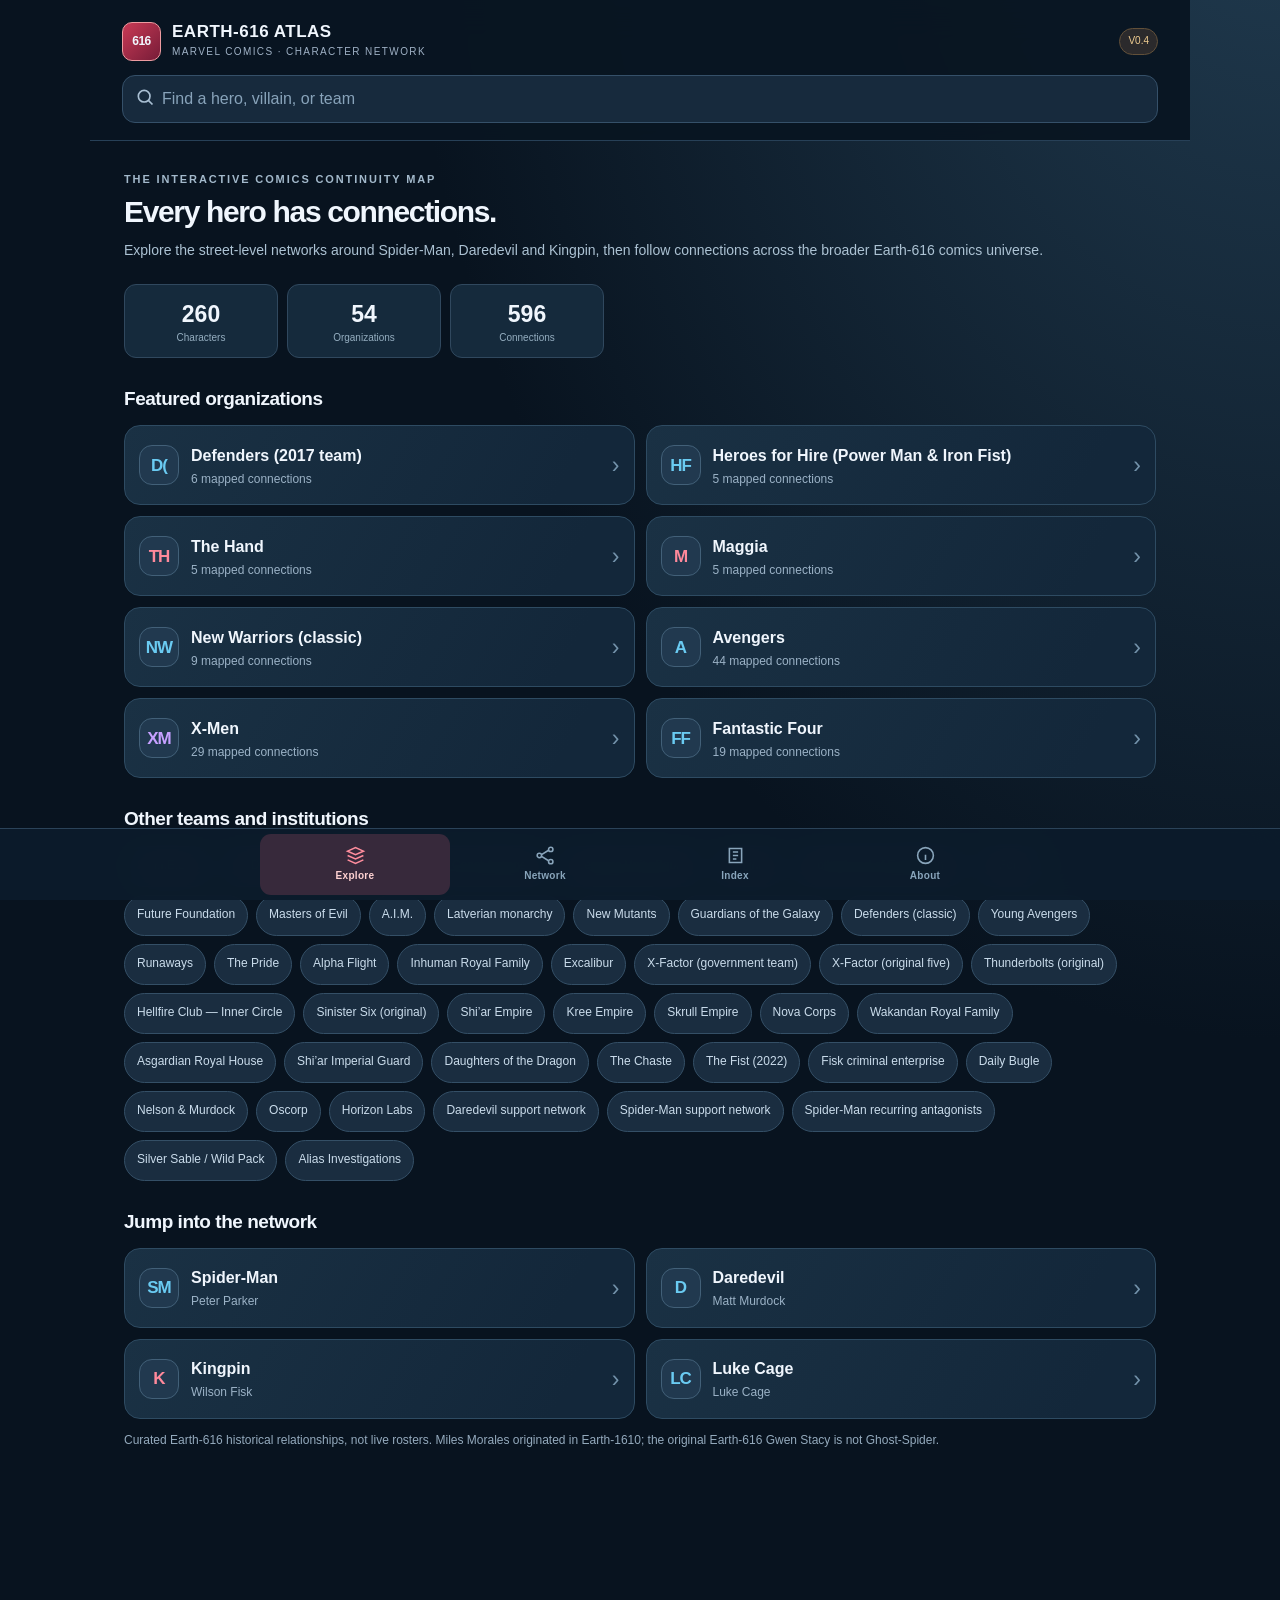
<file: atlas.html>
<!doctype html>
<html lang="en">
<head>
<meta charset="UTF-8">
<meta name="viewport" content="width=device-width,initial-scale=1,viewport-fit=cover">
<meta name="theme-color" content="#08131f">
<meta name="apple-mobile-web-app-capable" content="yes">
<meta name="apple-mobile-web-app-status-bar-style" content="black-translucent">
<meta name="apple-mobile-web-app-title" content="Earth-616 Atlas">
<link rel="manifest" href="./manifest.webmanifest">
<link rel="apple-touch-icon" href="./icon-192.png">
<title>Earth-616 Atlas — v0.4</title>
<style>
:root{color-scheme:dark;--bg:#08131f;--pane:#102132;--card:#14283b;--surface:#192e43;--stroke:#2a4259;--ink:#f0f6fd;--secondary:#a1b4c9;--muted:#718da5;--accent:#e46a76;--accent-dark:#9d2f49;--gold:#f1cc86;--blue:#6dc7ef;--violet:#b995ee;--sea:#7cd6c1;--orange:#e9c375;--nav-height:72px}
*{box-sizing:border-box}html{background:var(--bg);height:100%}body{margin:0;min-height:100%;font:15px/1.48 -apple-system,BlinkMacSystemFont,"Segoe UI",Arial,sans-serif;color:var(--ink);background:radial-gradient(ellipse at 100% -14%,#223d52 0,transparent 49%),var(--bg)}button,input,select{font:inherit}button{cursor:pointer;-webkit-tap-highlight-color:transparent}button:focus-visible,input:focus-visible,select:focus-visible,a:focus-visible{outline:2px solid var(--gold);outline-offset:3px}a{color:#9bd8ff}button:disabled{opacity:.45;cursor:default}.hidden{display:none!important}
.shell{max-width:1100px;margin:auto;min-height:100vh}.top{position:sticky;top:0;z-index:20;padding:calc(env(safe-area-inset-top,0px) + 15px) 18px 12px;background:#091522f4;backdrop-filter:blur(18px);border-bottom:1px solid #274057}.brand-row{display:flex;align-items:center;gap:11px}.logo{width:39px;height:39px;flex-shrink:0;display:grid;place-items:center;border:1px solid #ed9ba0;background:linear-gradient(135deg,#c83a55,#771c38);font-size:12px;font-weight:900;letter-spacing:-.04em;border-radius:10px}.brand{flex:1}.brandname{font-size:17px;line-height:1.05;font-weight:860;letter-spacing:.03em}.brandmeta{font-size:10px;text-transform:uppercase;color:#9fb1c5;letter-spacing:.14em;margin-top:4px}.tagtop{font-size:10px;color:#efcc90;background:#2b2a2c;border:1px solid #625039;border-radius:20px;padding:5px 8px}
.searchshell{position:relative;margin-top:14px}.searchinput{width:100%;padding:12px 44px 12px 39px;border-radius:13px;background:#172a3d;color:white;border:1px solid #355069;height:48px;font-size:16px;outline:0}.searchinput::placeholder{color:#88a3ba}.searchinput:focus{border-color:#daa9a7;box-shadow:0 0 0 2px #da7c8428}.searchmag{position:absolute;top:12px;left:13px;width:20px;height:20px;color:#a9bfd3}.clearsearch{position:absolute;right:8px;top:7px;border:0;color:#9fb9cd;background:transparent;border-radius:10px;min-height:35px;min-width:35px;font-size:21px}.searchResults{position:absolute;z-index:40;left:0;right:0;top:53px;max-height:min(56vh,475px);overflow-y:auto;background:#162c40;border:1px solid #456079;border-radius:13px;box-shadow:0 20px 44px #000c}.result{width:100%;border:none;border-bottom:1px solid #29435b;padding:11px 13px;background:transparent;text-align:left;display:flex;align-items:center;gap:11px;color:#f2f7fb}.result:last-child{border:0}.result:active{background:#28445a}.result .subtitle{display:block;color:#94adc1;font-size:12px;margin-top:1px}
.main{padding:21px 16px calc(var(--nav-height) + env(safe-area-inset-bottom,0px) + 34px);max-width:1100px;margin:0 auto;min-height:calc(100dvh - 190px)}.eyebrow{font-size:11px;text-transform:uppercase;letter-spacing:.17em;font-weight:750;color:#a3b9cb}.headline{font-size:30px;letter-spacing:-.045em;line-height:1.13;margin:8px 0 10px;font-weight:840}.lead{color:#acc2d3;font-size:14px;line-height:1.6;margin:0 0 22px}.row{display:flex;align-items:center;justify-content:space-between;gap:10px}.section-head{font-size:19px;letter-spacing:-.025em;margin:27px 0 12px;font-weight:770}.small{font-size:12px;color:var(--secondary)}.muted{color:var(--secondary)}.statpill{font-size:11px;color:#cadce9;background:#21374a;border:1px solid #385269;border-radius:14px;padding:4px 8px;white-space:nowrap}.cards{display:grid;grid-template-columns:1fr;gap:11px}.groupcard,.personcard{display:flex;align-items:center;text-align:left;gap:12px;width:100%;min-height:80px;border:1px solid #2e4b62;border-radius:16px;padding:14px;background:linear-gradient(120deg,#1a3144,#13273a 85%);color:var(--ink)}.groupcard:active,.personcard:active{transform:scale(.994);border-color:#a5b9ce}.iconbox{height:47px;width:47px;flex-shrink:0;border-radius:13px;background:#21394f;border:1px solid #426078;display:grid;place-items:center;color:var(--blue);font-weight:850;letter-spacing:-.06em;font-size:17px}.cardtxt{flex:1;min-width:0}.cardname{font-size:16px;font-weight:750}.cardsub{font-size:12px;color:#9bb2c6;margin-top:3px;line-height:1.38}.chev{font-size:23px;color:#7392aa}.chips{display:flex;flex-wrap:wrap;gap:8px}.chip{border-radius:30px;padding:9px 12px;min-height:41px;border:1px solid #344f66;background:#1a2d40;color:#cadceb;font-size:12px;white-space:nowrap}.chip.selected{border-color:#dba1a5;background:#502c40;color:white}.divider{height:1px;background:#253e54;margin:25px 0}.note{font-size:12px;line-height:1.6;color:#94aabd}.tiny{font-size:11px;color:#859eb5}.heroimg{height:83px;width:83px;border-radius:24px;border:2px solid #779ac0;background:radial-gradient(circle at 65% 15%,#36516d,#162c42 82%);display:grid;place-items:center;font-size:25px;letter-spacing:-.06em;font-weight:850;flex-shrink:0;color:#b9e1fe}.backbtn{background:transparent;color:#b6d7ea;border:0;padding:8px 8px 8px 0;min-height:42px;font-size:13px}.profiletop{display:flex;align-items:center;gap:16px;margin:14px 0 23px}.profiletop h1{font-size:25px;line-height:1.2;letter-spacing:-.04em;margin:6px 0 6px}.profilemeta{font-size:13px;color:#a6bcce}.profiledescription{margin:0 0 19px;color:#c0d2e0;font-size:14px;line-height:1.66}.profilebuttons{display:grid;grid-template-columns:1fr 1fr;gap:10px;margin-bottom:22px}.cta{display:flex;justify-content:center;align-items:center;gap:7px;border-radius:12px;padding:11px 14px;min-height:47px;font-size:13px;border:1px solid #d1767f;background:#ae3951;color:#fff;font-weight:750}.cta.secondary{background:#172f43;border-color:#3c607d;color:#c8e5fc}.metrics{display:grid;grid-template-columns:1fr 1fr;gap:9px;margin-bottom:22px}.metric{background:#15293c;border:1px solid #2b445c;padding:12px;border-radius:12px}.metric strong{font-size:24px;display:block}.metric span{font-size:11px;color:#9db3c5}.relhead{margin:26px 0 10px;display:flex;justify-content:space-between;align-items:center}.relhead h2{font-size:17px;letter-spacing:-.02em;margin:0}.relations{display:flex;flex-direction:column;gap:7px}.relrow{width:100%;display:flex;align-items:center;text-align:left;gap:11px;background:#162b3e;color:#edf4fa;border:1px solid #2b465d;border-radius:12px;padding:10px;min-height:64px}.relrow:active{background:#213d52}.reltext{flex:1;min-width:0}.relname{display:block;font-size:14px;font-weight:680}.relmeta{display:block;color:#95afc4;font-size:12px;margin-top:1px}.link-sources{display:flex;flex-direction:column;gap:9px;margin-top:8px}.link-sources a{display:block;background:#14293b;border:1px solid #2a465d;border-radius:11px;padding:12px;font-size:13px;text-decoration:none}.introgrid{display:grid;grid-template-columns:repeat(3,1fr);gap:9px;margin:21px 0 27px}.ministat{border:1px solid #30485e;background:#152a3c;padding:12px 8px;text-align:center;border-radius:12px}.ministat strong{font-size:23px;display:block}.ministat span{display:block;color:#95aec0;font-size:10px}
.bottom{position:fixed;bottom:0;left:0;right:0;z-index:30;background:#0c1b2bf6;backdrop-filter:blur(16px);border-top:1px solid #2b4359;display:flex;justify-content:center;padding:5px 5px calc(env(safe-area-inset-bottom,0px) + 5px);min-height:var(--nav-height)}.bottominner{display:grid;grid-template-columns:repeat(4,1fr);width:min(100%,760px)}.navtab{border:0;background:none;border-radius:11px;color:#89a5bb;padding:5px 3px;min-height:57px;display:flex;align-items:center;justify-content:center;flex-direction:column;gap:3px}.navtab svg{height:21px;width:21px}.navtab span{font-size:10px;font-weight:730;letter-spacing:.03em}.navtab.active{color:#ffd2d2;background:#37293b}.navtab.active svg{stroke:#ff8d9d}
.filterbar{display:flex;align-items:center;gap:8px;margin:7px 0 14px}.toggle{border-radius:18px;padding:8px 13px;background:#16283b;color:#9fbace;border:1px solid #2b445b}.toggle.active{background:#432c43;color:#ffe4e6;border-color:#cf8d97}.indexlist{display:flex;flex-direction:column;gap:7px}.indexitem{min-height:57px;background:#152b3e;border:1px solid #2c465d;border-radius:12px;padding:9px 12px;color:#e9f2fa;display:flex;align-items:center;gap:12px;text-align:left}.indexitem .cardname{font-size:14px}.indexitem .cardsub{font-size:11px}.letter{font-size:11px;color:#88a3bb;margin:17px 0 7px;font-weight:800;letter-spacing:.12em}
.mapwrap{margin:14px -16px 0;background:radial-gradient(circle at 50% 38%,#1a3145,#0a1826 67%);border-block:1px solid #284158;position:relative}.mapwrap canvas{width:100%;height:min(53vh,510px);min-height:340px;display:block;touch-action:none}.maptop{padding:12px 15px;display:flex;justify-content:space-between;align-items:center;gap:7px}.maptitle{font-size:13px;color:#bdd6e7;font-weight:700}.mapbtn{border:1px solid #3b5872;background:#20394f;color:#dfedf7;padding:8px 10px;border-radius:9px;font-size:12px}.mapbtn.active{border-color:#c48b99;background:#593647}.mapbottom{padding:10px 15px 13px;display:flex;justify-content:space-between;align-items:center;gap:9px;font-size:11px;color:#9db3c6}.minipreview{margin-top:13px;display:flex;align-items:center;gap:12px;background:#192f43;border:1px solid #47647d;border-radius:14px;padding:11px 12px}.minipreview strong{display:block;font-size:15px}.minipreview span{display:block;color:#a9c0d2;font-size:12px}.minipreview button{margin-left:auto;background:#a74358;color:white;border:0;border-radius:10px;padding:10px 13px;min-height:42px;font-size:12px}.map-navigator{display:flex;align-items:center;gap:9px;margin-top:15px}.map-navigator label{color:#8faabd;font-size:12px;white-space:nowrap}.map-navigator select{flex:1;min-width:0;background:#193045;color:white;border:1px solid #3d6078;border-radius:10px;padding:10px;font-size:14px;min-height:44px}.emptytxt{padding:14px;background:#142a3d;border:1px dashed #42596c;border-radius:11px;color:#9cb6c9;font-size:13px}.toast{position:fixed;bottom:calc(var(--nav-height) + env(safe-area-inset-bottom,0px) + 15px);left:50%;transform:translateX(-50%);z-index:45;border-radius:12px;background:#e9cf95;color:#142536;padding:10px 15px;font-weight:700;font-size:12px;white-space:nowrap;box-shadow:0 5px 20px #0006}.aboutitem{background:#122538;border:1px solid #2d4960;border-radius:14px;padding:16px;margin:10px 0}.aboutitem strong{display:block;font-size:15px;margin-bottom:6px}.aboutitem p{font-size:13px;color:#acc3d6;margin:4px 0 0;line-height:1.55}.codeinfo{font-size:12px;color:#a9bfce;background:#15293b;padding:11px;border-radius:9px;border:1px solid #2d445a;word-wrap:break-word}.smallbutton{border-radius:11px;background:#182f43;color:#c5e4f5;border:1px solid #395b75;padding:11px;font-size:13px;min-height:44px}
.sector-symbol{width:16px;height:16px;display:inline-block;flex-shrink:0;background:#dbe9f2}.sector-circle{border-radius:50%}.sector-diamond{transform:rotate(45deg);width:12px;height:12px;margin:2px}.sector-square{width:14px;height:14px}.sector-triangle{clip-path:polygon(50% 0,100% 100%,0 100%)}.sector-hexagon{clip-path:polygon(25% 0,75% 0,100% 50%,75% 100%,25% 100%,0 50%)}.sector-pentagon{clip-path:polygon(50% 0,100% 38%,82% 100%,18% 100%,0 38%)}.sector-star{clip-path:polygon(50% 0,61% 35%,98% 35%,68% 57%,79% 91%,50% 70%,21% 91%,32% 57%,2% 35%,39% 35%)}
.network-legend{margin:12px 0 6px;border:1px solid #35526a;background:#112538;border-radius:13px;padding:10px 13px}.network-legend summary{cursor:pointer;font-size:13px;font-weight:760;color:#e0edf6;padding:3px 0}.legend-heading{font-size:11px;font-weight:730;color:#aac2d5;margin:12px 0 7px}.legend-grid{display:flex;flex-wrap:wrap;gap:8px 15px}.legend-item{display:inline-flex;align-items:center;gap:7px;font-size:11px;color:#cbdde9;min-height:23px}.legend-dot{width:11px;height:11px;border-radius:50%;flex-shrink:0;border:1px solid #ffffff70}.legend-line{width:24px;height:0;flex-shrink:0}.relation-line{width:23px;min-width:23px;display:inline-block;flex-shrink:0}.relation-chip{display:inline-flex;align-items:center;gap:7px;transition:opacity .12s ease}.relation-dot{width:10px;height:10px;border-radius:50%;background:var(--chip-color);border:1px solid #ffffff55;flex-shrink:0}.relation-chip.selected{border-color:var(--chip-color);background:#23394b;color:#f1f6fc}.relation-chip:not(.selected){opacity:.57}.relation-chip:focus-visible{outline:2px solid #f1cc86;outline-offset:2px}
@media(min-width:700px){.top{padding:22px 32px 17px}.main{padding:30px 34px 140px}.cards{grid-template-columns:repeat(2,1fr)}.mapwrap{margin-inline:0;border:1px solid #29445c;border-radius:17px;overflow:hidden}.mapwrap canvas{height:510px}.profiletop{gap:20px}.profiletop h1{font-size:34px}.heroimg{height:100px;width:100px}.profilebuttons{max-width:420px}.introgrid{max-width:480px}.indexlist{display:grid;grid-template-columns:repeat(2,1fr)}}
@media(max-width:360px){.headline{font-size:26px}.main{padding-inline:12px}.top{padding-inline:12px}.profiletop h1{font-size:21px}.profiletop{gap:10px}.heroimg{height:70px;width:70px}}
@media(prefers-reduced-motion:reduce){*{scroll-behavior:auto!important;animation:none!important;transition:none!important}}
</style>
</head>
<body>
<div class="shell">
 <header class="top">
  <div class="brand-row"><div class="logo">616</div><div class="brand"><div class="brandname">EARTH-616 ATLAS</div><div class="brandmeta">Marvel comics · Character network</div></div><div class="tagtop">V0.4</div></div>
  <div class="searchshell"><svg class="searchmag" viewBox="0 0 24 24" fill="none" stroke="currentColor" stroke-width="2"><circle cx="11" cy="11" r="7"/><path d="m16 16 5 5"/></svg><input id="query" class="searchinput" placeholder="Find a hero, villain, or team" aria-label="Search Marvel characters and teams" type="search" autocomplete="off"><button class="clearsearch hidden" id="clearQuery" aria-label="Clear search">×</button><div class="searchResults hidden" id="queryResults"></div></div>
 </header>
 <main id="view" class="main"></main>
</div>
<nav class="bottom" aria-label="Main navigation"><div class="bottominner">
 <button class="navtab active" data-tab="explore"><svg viewBox="0 0 24 24" fill="none" stroke="currentColor" stroke-width="1.8"><path d="m3 7 9-4 9 4-9 4-9-4Zm0 5 9 4 9-4M3 17l9 4 9-4"/></svg><span>Explore</span></button>
 <button class="navtab" data-tab="network"><svg viewBox="0 0 24 24" fill="none" stroke="currentColor" stroke-width="1.8"><circle cx="5" cy="12" r="2.5"/><circle cx="18" cy="5" r="2.5"/><circle cx="18" cy="19" r="2.5"/><path d="M7.5 11 15.5 6M7.5 13 15.5 18"/></svg><span>Network</span></button>
 <button class="navtab" data-tab="index"><svg viewBox="0 0 24 24" fill="none" stroke="currentColor" stroke-width="1.8"><path d="M5 4h14v16H5zM9 8h6M9 12h6M9 16h4"/></svg><span>Index</span></button>
 <button class="navtab" data-tab="about"><svg viewBox="0 0 24 24" fill="none" stroke="currentColor" stroke-width="1.8"><circle cx="12" cy="12" r="9"/><path d="M12 11v6M12 7h.01"/></svg><span>About</span></button>
</div></nav>
<div class="toast hidden" id="toast" role="status" aria-live="polite"></div>
<script id="dataset" type="application/json">{"meta":{"title":"Marvel Earth-616 Explorer","version":"0.4 — Street-Level Expansion","as_of":"2026-10-17","scope":"Earth-616 comics, with clearly marked relocated characters; recorded history, not current rosters","disclaimer":"Curated and non-exhaustive. All links represent historical relationships; era labels do not establish start/end dates. Broad reference links are flagged for issue-level follow-up. No MCU-only versions are merged.","schema":"v1 nodes/edges/sources backwards compatible with v0.2 mobile UI","change_log":"v0.4 adds street-level heroes, supporting cast, organized crime, separate Defenders incarnations and romance/mentor relationships.","research_quality":"Source links refer to official Marvel character/issue guides. High confidence on issue-specific roster events; broad sources explicitly labeled issue-level verification pending."},"nodes":[{"id":"o_avengers","name":"Avengers","identity":"","kind":"organization","sector":"hero","summary":"Earth’s most prominent rotating super-hero team. Founded by five heroes in response to Loki.","source":"AV","continuity":"Earth-616","status":"Historical + ongoing; not a current roster"},{"id":"o_xmen","name":"X-Men","identity":"","kind":"organization","sector":"mutant","summary":"Professor X’s mutant team; multiple generations and lineups, spanning decades.","source":"XM","continuity":"Earth-616","status":"Historical + ongoing; not a current roster"},{"id":"o_ff","name":"Fantastic Four","identity":"","kind":"organization","sector":"hero","summary":"Reed, Sue, Johnny and Ben founded Marvel’s First Family after their cosmic-ray flight.","source":"FF","continuity":"Earth-616","status":"Historical + ongoing; not a current roster"},{"id":"o_shield","name":"S.H.I.E.L.D.","identity":"","kind":"organization","sector":"intelligence","summary":"International intelligence and security organization; historically directed by Nick Fury and Maria Hill.","source":"NF","continuity":"Earth-616","status":"Historical + ongoing; not a current roster"},{"id":"o_hydra","name":"HYDRA","identity":"","kind":"organization","sector":"villain","summary":"Clandestine terrorist organization and principal adversary of S.H.I.E.L.D.","source":"HY","continuity":"Earth-616","status":"Historical + ongoing; not a current roster"},{"id":"o_new_av","name":"New Avengers","identity":"","kind":"organization","sector":"hero","summary":"Successor Avengers lineups formed after the team’s disbandment.","source":"AV","continuity":"Earth-616","status":"Historical + ongoing; not a current roster"},{"id":"o_west_av","name":"West Coast Avengers","identity":"","kind":"organization","sector":"hero","summary":"West Coast-based Avengers branch initially led by Hawkeye.","source":"AV","continuity":"Earth-616","status":"Historical + ongoing; not a current roster"},{"id":"o_unity","name":"Avengers Unity Squad","identity":"","kind":"organization","sector":"hero","summary":"Avengers / mutant bridge team assembled after Avengers vs. X-Men.","source":"AV","continuity":"Earth-616","status":"Historical + ongoing; not a current roster"},{"id":"o_illum","name":"Illuminati","identity":"","kind":"organization","sector":"hero","summary":"Secretive group of powerful Marvel figures with cross-institutional connections.","source":"AV","continuity":"Earth-616","status":"Historical + ongoing; not a current roster"},{"id":"o_brother","name":"Brotherhood of Evil Mutants","identity":"","kind":"organization","sector":"mutant","summary":"Magneto’s original rival mutant faction, later reconstituted in different forms.","source":"XM","continuity":"Earth-616","status":"Historical + ongoing; not a current roster"},{"id":"o_xforce","name":"X-Force","identity":"","kind":"organization","sector":"mutant","summary":"Mutant strike teams that have taken multiple forms, including Cable- and Wolverine-led incarnations.","source":"XF","continuity":"Earth-616","status":"Historical + ongoing; not a current roster"},{"id":"o_future","name":"Future Foundation","identity":"","kind":"organization","sector":"hero","summary":"Expanded Fantastic Four-linked scientific and exploratory family of collaborators.","source":"FF","continuity":"Earth-616","status":"Historical + ongoing; not a current roster"},{"id":"o_masters","name":"Masters of Evil","identity":"","kind":"organization","sector":"villain","summary":"Recurring anti-Avengers villain organization, including Baron Zemo-led lineups.","source":"AV","continuity":"Earth-616","status":"Historical + ongoing; not a current roster"},{"id":"o_aim","name":"A.I.M.","identity":"","kind":"organization","sector":"villain","summary":"Advanced Idea Mechanics, a scientific terrorist organization historically associated with HYDRA.","source":"HY","continuity":"Earth-616","status":"Historical + ongoing; not a current roster"},{"id":"o_latveria","name":"Latverian monarchy","identity":"","kind":"organization","sector":"government","summary":"National leadership structure historically centered on Victor von Doom.","source":"FF","continuity":"Earth-616","status":"Historical + ongoing; not a current roster"},{"id":"c_tony","name":"Iron Man","identity":"Tony Stark","kind":"character","sector":"hero","summary":"Founding Avenger; technological leader and Illuminati participant.","source":"AV","continuity":"Earth-616","status":"Continuity identity; status not asserted"},{"id":"c_thor","name":"Thor","identity":"Thor Odinson","kind":"character","sector":"hero","summary":"Founding Avenger and Asgardian hero.","source":"AV","continuity":"Earth-616","status":"Continuity identity; status not asserted"},{"id":"c_bruce","name":"Hulk","identity":"Bruce Banner","kind":"character","sector":"hero","summary":"Founding Avenger; later intermittently associated with Avengers and Fantastic Four.","source":"AV","continuity":"Earth-616","status":"Continuity identity; status not asserted"},{"id":"c_hank","name":"Ant-Man / Giant-Man","identity":"Hank Pym","kind":"character","sector":"hero","summary":"Founding Avenger and scientist who built Ultron.","source":"AV","continuity":"Earth-616","status":"Continuity identity; status not asserted"},{"id":"c_janet","name":"Wasp","identity":"Janet van Dyne","kind":"character","sector":"hero","summary":"Founding Avenger who named the team; former chairperson.","source":"AV","continuity":"Earth-616","status":"Continuity identity; status not asserted"},{"id":"c_steve","name":"Captain America","identity":"Steve Rogers","kind":"character","sector":"hero","summary":"Joined Avengers after their founding; frequent leader.","source":"AV","continuity":"Earth-616","status":"Continuity identity; status not asserted"},{"id":"c_natasha","name":"Black Widow","identity":"Natasha Romanoff","kind":"character","sector":"intelligence","summary":"Avenger and S.H.I.E.L.D.-connected operative.","source":"AV","continuity":"Earth-616","status":"Continuity identity; status not asserted"},{"id":"c_clint","name":"Hawkeye","identity":"Clint Barton","kind":"character","sector":"hero","summary":"Avenger and founding leader of West Coast Avengers.","source":"AV","continuity":"Earth-616","status":"Continuity identity; status not asserted"},{"id":"c_wanda","name":"Scarlet Witch","identity":"Wanda Maximoff","kind":"character","sector":"mutant","summary":"Former Brotherhood member and long-serving Avenger. Mutant parentage claims have been retconned.","source":"AV","continuity":"Earth-616","status":"Continuity identity; status not asserted"},{"id":"c_pietro","name":"Quicksilver","identity":"Pietro Maximoff","kind":"character","sector":"mutant","summary":"Former Brotherhood member and Avenger; twin brother of Wanda. Mutant heritage has been retconned.","source":"AV","continuity":"Earth-616","status":"Continuity identity; status not asserted"},{"id":"c_vision","name":"Vision","identity":"Vision","kind":"character","sector":"hero","summary":"Android Avenger created by Ultron with a complex family history.","source":"AV","continuity":"Earth-616","status":"Continuity identity; status not asserted"},{"id":"c_tchalla","name":"Black Panther","identity":"T’Challa","kind":"character","sector":"hero","summary":"Avenger, former Fantastic Four member, and Wakandan monarch.","source":"AV","continuity":"Earth-616","status":"Continuity identity; status not asserted"},{"id":"c_carol","name":"Captain Marvel","identity":"Carol Danvers","kind":"character","sector":"hero","summary":"Avenger who has used several code names, including Ms. Marvel and Warbird.","source":"AV","continuity":"Earth-616","status":"Continuity identity; status not asserted"},{"id":"c_jennifer","name":"She-Hulk","identity":"Jennifer Walters","kind":"character","sector":"hero","summary":"Member of both Avengers and Fantastic Four.","source":"FF","continuity":"Earth-616","status":"Continuity identity; status not asserted"},{"id":"c_peter","name":"Spider-Man","identity":"Peter Parker","kind":"character","sector":"hero","summary":"Has served in New Avengers and an alternate Fantastic Four team in Earth-616 continuity.","source":"AV","continuity":"Earth-616","status":"Continuity identity; status not asserted"},{"id":"c_jessica","name":"Spider-Woman","identity":"Jessica Drew","kind":"character","sector":"hero","summary":"Avenger and intelligence-connected adventurer.","source":"AV","continuity":"Earth-616","status":"Continuity identity; status not asserted"},{"id":"c_luke","name":"Luke Cage","identity":"Luke Cage","kind":"character","sector":"hero","summary":"Avenger and leader of a New Avengers lineup.","source":"AV","continuity":"Earth-616","status":"Continuity identity; status not asserted"},{"id":"c_strange","name":"Doctor Strange","identity":"Stephen Strange","kind":"character","sector":"mystic","summary":"Sorcerer Supreme in multiple periods; Avenger and Illuminati participant.","source":"AV","continuity":"Earth-616","status":"Continuity identity; status not asserted"},{"id":"c_samwilson","name":"Falcon / Captain America","identity":"Sam Wilson","kind":"character","sector":"hero","summary":"Avenger and longtime partner of Steve Rogers.","source":"AV","continuity":"Earth-616","status":"Continuity identity; status not asserted"},{"id":"c_simon","name":"Wonder Man","identity":"Simon Williams","kind":"character","sector":"hero","summary":"Avenger whose brainwaves figured in Vision’s construction.","source":"AV","continuity":"Earth-616","status":"Continuity identity; status not asserted"},{"id":"c_bobbi","name":"Mockingbird","identity":"Bobbi Morse","kind":"character","sector":"intelligence","summary":"Member of West Coast Avengers and S.H.I.E.L.D. operative.","source":"AV","continuity":"Earth-616","status":"Continuity identity; status not asserted"},{"id":"c_rhodey","name":"War Machine","identity":"James Rhodes","kind":"character","sector":"hero","summary":"Wore Iron Man armor and served in West Coast Avengers era.","source":"AV","continuity":"Earth-616","status":"Continuity identity; status not asserted"},{"id":"c_jarvis","name":"Edwin Jarvis","identity":"Edwin Jarvis","kind":"character","sector":"hero","summary":"Longtime Avengers supporting staff and trusted confidant; not shown as founding member.","source":"AV","continuity":"Earth-616","status":"Continuity identity; status not asserted"},{"id":"c_robbie","name":"Ghost Rider","identity":"Robbie Reyes","kind":"character","sector":"hero","summary":"Member of Avengers roster identified in Marvel’s team reference.","source":"AV","continuity":"Earth-616","status":"Continuity identity; status not asserted"},{"id":"c_blade","name":"Blade","identity":"Eric Brooks","kind":"character","sector":"mystic","summary":"Supernatural hero and member of Avengers lineup.","source":"AV","continuity":"Earth-616","status":"Continuity identity; status not asserted"},{"id":"c_scottlang","name":"Ant-Man","identity":"Scott Lang","kind":"character","sector":"hero","summary":"Former Fantastic Four member and leader of a Future Foundation lineup.","source":"FF","continuity":"Earth-616","status":"Continuity identity; status not asserted"},{"id":"c_charles","name":"Professor X","identity":"Charles Xavier","kind":"character","sector":"mutant","summary":"Founder and mentor of the X-Men; member of Illuminati.","source":"XM","continuity":"Earth-616","status":"Continuity identity; status not asserted"},{"id":"c_scott","name":"Cyclops","identity":"Scott Summers","kind":"character","sector":"mutant","summary":"Original X-Man and recurring field leader.","source":"XM","continuity":"Earth-616","status":"Continuity identity; status not asserted"},{"id":"c_jean","name":"Jean Grey / Phoenix","identity":"Jean Grey","kind":"character","sector":"mutant","summary":"Original X-Man and telepath/telekinetic.","source":"XM","continuity":"Earth-616","status":"Continuity identity; status not asserted"},{"id":"c_angel","name":"Angel","identity":"Warren Worthington III","kind":"character","sector":"mutant","summary":"Original X-Man.","source":"XM","continuity":"Earth-616","status":"Continuity identity; status not asserted"},{"id":"c_bobby","name":"Iceman","identity":"Bobby Drake","kind":"character","sector":"mutant","summary":"Original X-Man.","source":"XM","continuity":"Earth-616","status":"Continuity identity; status not asserted"},{"id":"c_beast","name":"Beast","identity":"Hank McCoy","kind":"character","sector":"mutant","summary":"Original X-Man and later Avenger.","source":"XM","continuity":"Earth-616","status":"Continuity identity; status not asserted"},{"id":"c_logan","name":"Wolverine","identity":"James Howlett / Logan","kind":"character","sector":"mutant","summary":"X-Man, X-Force leader, and New Avenger; numerous cross-team connections.","source":"XM","continuity":"Earth-616","status":"Continuity identity; status not asserted"},{"id":"c_ororo","name":"Storm","identity":"Ororo Munroe","kind":"character","sector":"mutant","summary":"X-Men leader and former Fantastic Four member.","source":"XM","continuity":"Earth-616","status":"Continuity identity; status not asserted"},{"id":"c_piotr","name":"Colossus","identity":"Piotr Rasputin","kind":"character","sector":"mutant","summary":"X-Man; sibling of Magik.","source":"XM","continuity":"Earth-616","status":"Continuity identity; status not asserted"},{"id":"c_kurt","name":"Nightcrawler","identity":"Kurt Wagner","kind":"character","sector":"mutant","summary":"Longtime X-Man.","source":"XM","continuity":"Earth-616","status":"Continuity identity; status not asserted"},{"id":"c_rogue","name":"Rogue","identity":"Anna Marie","kind":"character","sector":"mutant","summary":"X-Man and member of Avengers Unity Squad.","source":"XM","continuity":"Earth-616","status":"Continuity identity; status not asserted"},{"id":"c_kate","name":"Kate Pryde","identity":"Katherine Pryde","kind":"character","sector":"mutant","summary":"X-Man who has served as a leader and headteacher.","source":"XM","continuity":"Earth-616","status":"Continuity identity; status not asserted"},{"id":"c_illyana","name":"Magik","identity":"Illyana Rasputina","kind":"character","sector":"mutant","summary":"X-Man and sister of Colossus.","source":"XM","continuity":"Earth-616","status":"Continuity identity; status not asserted"},{"id":"c_gambit","name":"Gambit","identity":"Remy LeBeau","kind":"character","sector":"mutant","summary":"X-Man associated with Rogue.","source":"XM","continuity":"Earth-616","status":"Continuity identity; status not asserted"},{"id":"c_magneto","name":"Magneto","identity":"Max Eisenhardt","kind":"character","sector":"mutant","summary":"Founder/leader of Brotherhood; ideological rival and occasional ally of Xavier.","source":"XM","continuity":"Earth-616","status":"Continuity identity; status not asserted"},{"id":"c_toad","name":"Toad","identity":"Mortimer Toynbee","kind":"character","sector":"mutant","summary":"Member of Magneto’s early Brotherhood.","source":"XM","continuity":"Earth-616","status":"Continuity identity; status not asserted"},{"id":"c_mastermind","name":"Mastermind","identity":"Jason Wyngarde","kind":"character","sector":"mutant","summary":"Member of original Brotherhood.","source":"XM","continuity":"Earth-616","status":"Continuity identity; status not asserted"},{"id":"c_mystique","name":"Mystique","identity":"Raven Darkhölme","kind":"character","sector":"mutant","summary":"Led later Brotherhood formations distinct from the founding roster.","source":"XM","continuity":"Earth-616","status":"Continuity identity; status not asserted"},{"id":"c_cable","name":"Cable","identity":"Nathan Summers","kind":"character","sector":"mutant","summary":"Key organizer/leader of multiple X-Force incarnations.","source":"XF","continuity":"Earth-616","status":"Continuity identity; status not asserted"},{"id":"c_domino","name":"Domino","identity":"Neena Thurman","kind":"character","sector":"mutant","summary":"Frequent member of X-Force.","source":"DOM","continuity":"Earth-616","status":"Continuity identity; status not asserted"},{"id":"c_laura","name":"Wolverine / X-23","identity":"Laura Kinney","kind":"character","sector":"mutant","summary":"X-Force member in Wolverine-led incarnation.","source":"XF","continuity":"Earth-616","status":"Continuity identity; status not asserted"},{"id":"c_warpath","name":"Warpath","identity":"James Proudstar","kind":"character","sector":"mutant","summary":"X-Force member.","source":"XF","continuity":"Earth-616","status":"Continuity identity; status not asserted"},{"id":"c_cannonball","name":"Cannonball","identity":"Sam Guthrie","kind":"character","sector":"mutant","summary":"X-Force member.","source":"XF","continuity":"Earth-616","status":"Continuity identity; status not asserted"},{"id":"c_shatterstar","name":"Shatterstar","identity":"Gaveedra-Seven","kind":"character","sector":"mutant","summary":"X-Force member.","source":"XF","continuity":"Earth-616","status":"Continuity identity; status not asserted"},{"id":"c_boom","name":"Boom-Boom","identity":"Tabitha Smith","kind":"character","sector":"mutant","summary":"X-Force member, also known as Meltdown.","source":"XF","continuity":"Earth-616","status":"Continuity identity; status not asserted"},{"id":"c_reed","name":"Mister Fantastic","identity":"Reed Richards","kind":"character","sector":"hero","summary":"Fantastic Four founder and participant in Illuminati.","source":"FF","continuity":"Earth-616","status":"Continuity identity; status not asserted"},{"id":"c_sue","name":"Invisible Woman","identity":"Susan Storm Richards","kind":"character","sector":"hero","summary":"Fantastic Four founder; mother of Franklin and Valeria.","source":"FF","continuity":"Earth-616","status":"Continuity identity; status not asserted"},{"id":"c_johnny","name":"Human Torch","identity":"Johnny Storm","kind":"character","sector":"hero","summary":"Fantastic Four founder and brother of Sue.","source":"FF","continuity":"Earth-616","status":"Continuity identity; status not asserted"},{"id":"c_ben","name":"Thing","identity":"Ben Grimm","kind":"character","sector":"hero","summary":"Fantastic Four founder and former Avenger.","source":"FF","continuity":"Earth-616","status":"Continuity identity; status not asserted"},{"id":"c_franklin","name":"Franklin Richards","identity":"Franklin Richards","kind":"character","sector":"hero","summary":"Child of Reed and Sue; associated with Future Foundation.","source":"FF","continuity":"Earth-616","status":"Continuity identity; status not asserted"},{"id":"c_valeria","name":"Valeria Richards","identity":"Valeria Richards","kind":"character","sector":"hero","summary":"Child of Reed and Sue; associated with Future Foundation.","source":"FF","continuity":"Earth-616","status":"Continuity identity; status not asserted"},{"id":"c_alicia","name":"Alicia Masters","identity":"Alicia Masters","kind":"character","sector":"hero","summary":"Important Fantastic Four family associate and spouse of Ben Grimm.","source":"FF","continuity":"Earth-616","status":"Continuity identity; status not asserted"},{"id":"c_crystal","name":"Crystal","identity":"Crystalia Amaquelin","kind":"character","sector":"hero","summary":"Inhuman who has been a Fantastic Four member.","source":"FF","continuity":"Earth-616","status":"Continuity identity; status not asserted"},{"id":"c_medusa","name":"Medusa","identity":"Medusalith Amaquelin","kind":"character","sector":"hero","summary":"Inhuman who has been a Fantastic Four member.","source":"FF","continuity":"Earth-616","status":"Continuity identity; status not asserted"},{"id":"c_doom","name":"Doctor Doom","identity":"Victor von Doom","kind":"character","sector":"villain","summary":"Latverian ruler and greatest recurring Fantastic Four adversary.","source":"FF","continuity":"Earth-616","status":"Continuity identity; status not asserted"},{"id":"c_mole","name":"Mole Man","identity":"Harvey Elder","kind":"character","sector":"villain","summary":"First major foe encountered by Fantastic Four.","source":"FF","continuity":"Earth-616","status":"Continuity identity; status not asserted"},{"id":"c_fury","name":"Nick Fury Sr.","identity":"Nicholas Joseph Fury","kind":"character","sector":"intelligence","summary":"Long-serving S.H.I.E.L.D. director and adversary of HYDRA.","source":"NF","continuity":"Earth-616","status":"Continuity identity; status not asserted"},{"id":"c_furyjr","name":"Nick Fury Jr.","identity":"Marcus Johnson / Nick Fury Jr.","kind":"character","sector":"intelligence","summary":"S.H.I.E.L.D. agent, separate Earth-616 character from Nick Fury Sr.","source":"AV","continuity":"Earth-616","status":"Continuity identity; status not asserted"},{"id":"c_maria","name":"Maria Hill","identity":"Maria Hill","kind":"character","sector":"intelligence","summary":"S.H.I.E.L.D. director and executive officer in different periods.","source":"MH","continuity":"Earth-616","status":"Continuity identity; status not asserted"},{"id":"c_dugan","name":"Dum Dum Dugan","identity":"Timothy Dugan","kind":"character","sector":"intelligence","summary":"Former Howling Commando and S.H.I.E.L.D. veteran.","source":"NF","continuity":"Earth-616","status":"Continuity identity; status not asserted"},{"id":"c_sitwell","name":"Jasper Sitwell","identity":"Jasper Sitwell","kind":"character","sector":"intelligence","summary":"S.H.I.E.L.D. administrator and field operative.","source":"NF","continuity":"Earth-616","status":"Continuity identity; status not asserted"},{"id":"c_gabe","name":"Gabe Jones","identity":"Gabriel Jones","kind":"character","sector":"intelligence","summary":"Former Howling Commando and S.H.I.E.L.D. veteran.","source":"NF","continuity":"Earth-616","status":"Continuity identity; status not asserted"},{"id":"c_valentina","name":"Contessa Valentina","identity":"Valentina Allegra de Fontaine","kind":"character","sector":"intelligence","summary":"S.H.I.E.L.D.-associated operative; intricate later espionage history.","source":"SH","continuity":"Earth-616","status":"Continuity identity; status not asserted"},{"id":"c_strucker","name":"Baron Strucker","identity":"Wolfgang von Strucker","kind":"character","sector":"villain","summary":"Major commander of HYDRA and enemy of Nick Fury.","source":"HYH","continuity":"Earth-616","status":"Continuity identity; status not asserted"},{"id":"c_viper","name":"Viper / Madame HYDRA","identity":"Ophelia Sarkissian","kind":"character","sector":"villain","summary":"HYDRA leader in several storylines; Madame HYDRA mantle is not unique.","source":"HY","continuity":"Earth-616","status":"Continuity identity; status not asserted"},{"id":"c_zola","name":"Arnim Zola","identity":"Arnim Zola","kind":"character","sector":"villain","summary":"HYDRA-associated scientist.","source":"HY","continuity":"Earth-616","status":"Continuity identity; status not asserted"},{"id":"c_redskull","name":"Red Skull","identity":"Johann Schmidt","kind":"character","sector":"villain","summary":"Nazi villain with a long historical association with HYDRA.","source":"HY","continuity":"Earth-616","status":"Continuity identity; status not asserted"},{"id":"c_zemo","name":"Baron Zemo","identity":"Helmut Zemo","kind":"character","sector":"villain","summary":"Led incarnations of Masters of Evil; not automatically a HYDRA member.","source":"AV","continuity":"Earth-616","status":"Continuity identity; status not asserted"},{"id":"c_ultron","name":"Ultron","identity":"Ultron","kind":"character","sector":"villain","summary":"Artificial intelligence built by Hank Pym and enemy of Avengers.","source":"AV","continuity":"Earth-616","status":"Continuity identity; status not asserted"},{"id":"o_new_mutants","name":"New Mutants","identity":"","kind":"organization","sector":"mutant","summary":"Xavier’s younger mutant trainees; multiple generations and reunions.","source":"NM","continuity":"Earth-616","status":"Historical affiliations; not a current roster"},{"id":"o_guardians","name":"Guardians of the Galaxy","identity":"","kind":"organization","sector":"cosmic","summary":"Earth-616 modern interstellar hero team formed after the Annihilation-era conflicts.","source":"GF","continuity":"Earth-616","status":"Historical affiliations; not a current roster"},{"id":"o_defenders","name":"Defenders (classic)","identity":"","kind":"organization","sector":"mystic","summary":"Original informal, nontraditional association of heroes anchored by Doctor Strange and several cosmic or Earth heroes.","source":"DE","continuity":"Earth-616","status":"Historical affiliations; not a current roster"},{"id":"o_young_av","name":"Young Avengers","identity":"","kind":"organization","sector":"hero","summary":"Younger heroes who organized in the wake of Avengers Disassembled; rosters changed across eras.","source":"YA","continuity":"Earth-616","status":"Historical affiliations; not a current roster"},{"id":"o_runaways","name":"Runaways","identity":"","kind":"organization","sector":"hero","summary":"Los Angeles teenagers who discovered their parents were villains and fled together.","source":"RU","continuity":"Earth-616","status":"Historical affiliations; not a current roster"},{"id":"o_pride","name":"The Pride","identity":"","kind":"organization","sector":"villain","summary":"Secret Los Angeles criminal society made up of the Runaways’ parents.","source":"RUP","continuity":"Earth-616","status":"Historical affiliations; not a current roster"},{"id":"o_alpha","name":"Alpha Flight","identity":"","kind":"organization","sector":"hero","summary":"Canadian superhero team; Wolverine and other X-characters intersect with its history.","source":"ALB","continuity":"Earth-616","status":"Historical affiliations; not a current roster"},{"id":"o_inhumans","name":"Inhuman Royal Family","identity":"","kind":"organization","sector":"cosmic","summary":"Attilan’s Inhuman monarchy and royal household; close ties to the Fantastic Four.","source":"IN","continuity":"Earth-616","status":"Historical affiliations; not a current roster"},{"id":"o_excalibur","name":"Excalibur","identity":"","kind":"organization","sector":"mutant","summary":"British-based super-team connecting the X-Men, the Braddocks and Otherworld.","source":"EX","continuity":"Earth-616","status":"Historical affiliations; not a current roster"},{"id":"o_xfactor","name":"X-Factor (government team)","identity":"","kind":"organization","sector":"mutant","summary":"Government-backed mutant team initially led by Havok in the 1990s. Distinct from the original X-Factor team.","source":"XFA","continuity":"Earth-616","status":"Historical affiliations; not a current roster"},{"id":"o_xfactor_o5","name":"X-Factor (original five)","identity":"","kind":"organization","sector":"mutant","summary":"Original X-Men reunited under the X-Factor identity, before the later federal team.","source":"XT","continuity":"Earth-616","status":"Historical affiliations; not a current roster"},{"id":"o_thunderbolts","name":"Thunderbolts (original)","identity":"","kind":"organization","sector":"villain","summary":"Original team launched in 1997 by the Masters of Evil under deceptive superhero identities; members later pursued genuine redemption.","source":"TH","continuity":"Earth-616","status":"Historical affiliations; not a current roster"},{"id":"o_hellfire","name":"Hellfire Club — Inner Circle","identity":"","kind":"organization","sector":"villain","summary":"Powerful and secretive mutant-influenced leadership circle including Sebastian Shaw and Emma Frost.","source":"HE","continuity":"Earth-616","status":"Historical affiliations; not a current roster"},{"id":"o_sinister6","name":"Sinister Six (original)","identity":"","kind":"organization","sector":"villain","summary":"Doctor Octopus organized six Spider-Man foes for a coordinated attack.","source":"SI","continuity":"Earth-616","status":"Historical affiliations; not a current roster"},{"id":"o_shiar","name":"Shi’ar Empire","identity":"","kind":"organization","sector":"cosmic","summary":"Interstellar monarchy centered on Chandilar; ruled at different periods by Lilandra, Vulcan and others.","source":"SHI","continuity":"Earth-616","status":"Historical affiliations; not a current roster"},{"id":"o_kree","name":"Kree Empire","identity":"","kind":"organization","sector":"cosmic","summary":"Militaristic cosmic civilization with Mar-Vell and Ronan among its major figures.","source":"MAR","continuity":"Earth-616","status":"Historical affiliations; not a current roster"},{"id":"o_skrull","name":"Skrull Empire","identity":"","kind":"organization","sector":"cosmic","summary":"Shapeshifting interstellar civilization, major rival to the Kree.","source":"SK","continuity":"Earth-616","status":"Historical affiliations; not a current roster"},{"id":"o_nova","name":"Nova Corps","identity":"","kind":"organization","sector":"cosmic","summary":"Interstellar peacekeeping force based historically on Xandar, reconstituted repeatedly.","source":"SK","continuity":"Earth-616","status":"Historical affiliations; not a current roster"},{"id":"o_wakanda","name":"Wakandan Royal Family","identity":"","kind":"organization","sector":"government","summary":"Historical leaders and members of the Wakandan royal family; a national structure, not a superhero team.","source":"WAK","continuity":"Earth-616","status":"Historical affiliations; not a current roster"},{"id":"o_asgard","name":"Asgardian Royal House","identity":"","kind":"organization","sector":"cosmic","summary":"Odin’s ruling house and its complicated family relationships.","source":"ASG","continuity":"Earth-616","status":"Historical affiliations; not a current roster"},{"id":"o_imperial_guard","name":"Shi’ar Imperial Guard","identity":"","kind":"organization","sector":"cosmic","summary":"Superpowered elite attached to the Shi’ar royal court.","source":"SHI","continuity":"Earth-616","status":"Historical affiliations; not a current roster"},{"id":"c_sunspot","name":"Sunspot","identity":"Roberto da Costa","kind":"character","sector":"mutant","summary":"New Mutant, Avenger and former controller of A.I.M.","source":"SU","continuity":"Earth-616","status":"Continuity identity; status not asserted"},{"id":"c_moonstar","name":"Mirage / Moonstar","identity":"Danielle Moonstar","kind":"character","sector":"mutant","summary":"New Mutants co-leader with illusion-based psychic powers.","source":"NM","continuity":"Earth-616","status":"Continuity identity; status not asserted"},{"id":"c_karma","name":"Karma","identity":"Xi’an Coy Manh","kind":"character","sector":"mutant","summary":"Early New Mutants member and co-leader.","source":"NM09","continuity":"Earth-616","status":"Continuity identity; status not asserted"},{"id":"c_wolfsbane","name":"Wolfsbane","identity":"Rahne Sinclair","kind":"character","sector":"mutant","summary":"Former New Mutant, X-Factor agent and Excalibur member.","source":"WOLF","continuity":"Earth-616","status":"Continuity identity; status not asserted"},{"id":"c_magma","name":"Magma","identity":"Amara Aquilla","kind":"character","sector":"mutant","summary":"New Mutant who controls geothermal forces.","source":"NM","continuity":"Earth-616","status":"Continuity identity; status not asserted"},{"id":"c_cypher","name":"Cypher","identity":"Douglas Ramsey","kind":"character","sector":"mutant","summary":"New Mutant with comprehensive linguistic understanding.","source":"SU","continuity":"Earth-616","status":"Continuity identity; status not asserted"},{"id":"c_warlock","name":"Warlock","identity":"Technarch alien","kind":"character","sector":"cosmic","summary":"Alien ally who joined the New Mutants, not the same person as Adam Warlock.","source":"SU","continuity":"Earth-616","status":"Continuity identity; status not asserted"},{"id":"c_havok","name":"Havok","identity":"Alex Summers","kind":"character","sector":"mutant","summary":"Cyclops’ brother; X-Men veteran and leader of the 1990s government X-Factor.","source":"XFA","continuity":"Earth-616","status":"Continuity identity; status not asserted"},{"id":"c_polaris","name":"Polaris","identity":"Lorna Dane","kind":"character","sector":"mutant","summary":"Mutant magnetic manipulator and veteran X-Factor member.","source":"XFA","continuity":"Earth-616","status":"Continuity identity; status not asserted"},{"id":"c_madrox","name":"Multiple Man","identity":"Jamie Madrox","kind":"character","sector":"mutant","summary":"Duplicating mutant central to X-Factor.","source":"XFA","continuity":"Earth-616","status":"Continuity identity; status not asserted"},{"id":"c_strongguy","name":"Strong Guy","identity":"Guido Carosella","kind":"character","sector":"mutant","summary":"Physical powerhouse on the government-era X-Factor team.","source":"XFA","continuity":"Earth-616","status":"Continuity identity; status not asserted"},{"id":"c_valcooper","name":"Valerie Cooper","identity":"Valerie Cooper","kind":"character","sector":"government","summary":"Government liaison who recruited the federal X-Factor team.","source":"XFA","continuity":"Earth-616","status":"Continuity identity; status not asserted"},{"id":"c_rictor","name":"Rictor","identity":"Julio Esteban Richter","kind":"character","sector":"mutant","summary":"New Mutants-era ally and X-Force and Excalibur member.","source":"EX","continuity":"Earth-616","status":"Continuity identity; status not asserted"},{"id":"c_brian","name":"Captain Britain","identity":"Brian Braddock","kind":"character","sector":"hero","summary":"British hero and original leader of Excalibur.","source":"EX","continuity":"Earth-616","status":"Continuity identity; status not asserted"},{"id":"c_meggan","name":"Meggan","identity":"Meggan Braddock","kind":"character","sector":"mystic","summary":"Shapechanging Excalibur member and Brian Braddock’s wife.","source":"EX","continuity":"Earth-616","status":"Continuity identity; status not asserted"},{"id":"c_rachel","name":"Marvel Girl / Rachel Summers","identity":"Rachel Summers","kind":"character","sector":"mutant","summary":"Phoenix-linked original Excalibur member from Earth-811, now active in Earth-616 continuity.","source":"EX","continuity":"Earth-616","status":"Continuity identity; status not asserted"},{"id":"c_betsy","name":"Captain Britain / Psylocke","identity":"Betsy Braddock","kind":"character","sector":"mutant","summary":"British mutant linked to X-Men and later Excalibur.","source":"EX","continuity":"Earth-616","status":"Continuity identity; status not asserted"},{"id":"c_jubilee","name":"Jubilee","identity":"Jubilation Lee","kind":"character","sector":"mutant","summary":"X-Men member and participant in later Excalibur lineups.","source":"EX","continuity":"Earth-616","status":"Continuity identity; status not asserted"},{"id":"c_lockheed","name":"Lockheed","identity":"Lockheed","kind":"character","sector":"cosmic","summary":"Small dragonlike alien and longtime companion of Kate Pryde.","source":"EX","continuity":"Earth-616","status":"Continuity identity; status not asserted"},{"id":"c_emma","name":"Emma Frost","identity":"Emma Frost","kind":"character","sector":"mutant","summary":"Hellfire Club White Queen who became a central X-Men leader.","source":"HE","continuity":"Earth-616","status":"Continuity identity; status not asserted"},{"id":"c_shaw","name":"Sebastian Shaw","identity":"Sebastian Shaw","kind":"character","sector":"villain","summary":"Mutant industrialist and Hellfire Club Black King.","source":"HE","continuity":"Earth-616","status":"Continuity identity; status not asserted"},{"id":"c_selene","name":"Selene","identity":"Selene Gallio","kind":"character","sector":"mystic","summary":"Mutant sorceress and Hellfire Club Black Queen.","source":"HE","continuity":"Earth-616","status":"Continuity identity; status not asserted"},{"id":"c_lourdes","name":"Lourdes Chantel","identity":"Lourdes Chantel","kind":"character","sector":"mutant","summary":"Early Hellfire figure whose death shaped Shaw’s coup.","source":"HE","continuity":"Earth-616","status":"Continuity identity; status not asserted"},{"id":"c_star_lord","name":"Star-Lord","identity":"Peter Quill","kind":"character","sector":"cosmic","summary":"Leader of modern Guardians of the Galaxy.","source":"GF","continuity":"Earth-616","status":"Continuity identity; status not asserted"},{"id":"c_rocket","name":"Rocket Raccoon","identity":"Rocket","kind":"character","sector":"cosmic","summary":"Guardian with tactical expertise and a history leading the team.","source":"G15","continuity":"Earth-616","status":"Continuity identity; status not asserted"},{"id":"c_groot","name":"Groot","identity":"Groot","kind":"character","sector":"cosmic","summary":"Flora colossus and Guardian.","source":"GF","continuity":"Earth-616","status":"Continuity identity; status not asserted"},{"id":"c_gamora","name":"Gamora","identity":"Gamora","kind":"character","sector":"cosmic","summary":"Assassin turned Guardian, with complex ties to Thanos.","source":"GF","continuity":"Earth-616","status":"Continuity identity; status not asserted"},{"id":"c_drax","name":"Drax the Destroyer","identity":"Drax","kind":"character","sector":"cosmic","summary":"Cosmic hero and Guardian.","source":"GF","continuity":"Earth-616","status":"Continuity identity; status not asserted"},{"id":"c_mantis","name":"Mantis","identity":"Mantis","kind":"character","sector":"cosmic","summary":"Psychic and Guardian of the Galaxy.","source":"G08","continuity":"Earth-616","status":"Continuity identity; status not asserted"},{"id":"c_adam_w","name":"Adam Warlock","identity":"Adam Warlock","kind":"character","sector":"cosmic","summary":"Cosmic hero and intermittent Guardian.","source":"G08","continuity":"Earth-616","status":"Continuity identity; status not asserted"},{"id":"c_quasar","name":"Quasar","identity":"Wendell Vaughn","kind":"character","sector":"cosmic","summary":"Quasar and periodic Guardian associate.","source":"GF","continuity":"Earth-616","status":"Continuity identity; status not asserted"},{"id":"c_namor","name":"Namor","identity":"Namor McKenzie","kind":"character","sector":"cosmic","summary":"Atlantean monarch and founding Defenders figure.","source":"DE","continuity":"Earth-616","status":"Continuity identity; status not asserted"},{"id":"c_surfer","name":"Silver Surfer","identity":"Norrin Radd","kind":"character","sector":"cosmic","summary":"Cosmic traveler and original Defenders mainstay.","source":"DE","continuity":"Earth-616","status":"Continuity identity; status not asserted"},{"id":"c_hulkling","name":"Hulkling","identity":"Teddy Altman","kind":"character","sector":"hero","summary":"Young Avenger whose Kree/Skrull heritage connects cosmic dynasties.","source":"YA","continuity":"Earth-616","status":"Continuity identity; status not asserted"},{"id":"c_wiccan","name":"Wiccan","identity":"Billy Kaplan","kind":"character","sector":"mystic","summary":"Young Avenger and reincarnated magical son of Wanda Maximoff.","source":"YTW","continuity":"Earth-616","status":"Continuity identity; status not asserted"},{"id":"c_speed","name":"Speed","identity":"Tommy Shepherd","kind":"character","sector":"hero","summary":"Young Avenger and reincarnated twin brother of Wiccan.","source":"YTW","continuity":"Earth-616","status":"Continuity identity; status not asserted"},{"id":"c_hawkeye_kate","name":"Hawkeye","identity":"Kate Bishop","kind":"character","sector":"hero","summary":"Young Avenger and leader figure who shares Hawkeye codename with Clint Barton.","source":"YA","continuity":"Earth-616","status":"Continuity identity; status not asserted"},{"id":"c_cassie","name":"Stature / Stinger","identity":"Cassie Lang","kind":"character","sector":"hero","summary":"Ant-Man Scott Lang’s daughter and Young Avenger.","source":"YA","continuity":"Earth-616","status":"Continuity identity; status not asserted"},{"id":"c_patriot","name":"Patriot","identity":"Eli Bradley","kind":"character","sector":"hero","summary":"Original Young Avengers leader.","source":"YA","continuity":"Earth-616","status":"Continuity identity; status not asserted"},{"id":"c_ironlad","name":"Iron Lad","identity":"Nathaniel Richards (future Kang)","kind":"character","sector":"hero","summary":"Time-traveling founder of Young Avengers; distinct character history from Reed Richards.","source":"YA","continuity":"Earth-616","status":"Continuity identity; status not asserted"},{"id":"c_america","name":"America Chavez","identity":"America Chavez","kind":"character","sector":"hero","summary":"Member of the later Young Avengers.","source":"YA","continuity":"Earth-616","status":"Continuity identity; status not asserted"},{"id":"c_nohvarr","name":"Marvel Boy","identity":"Noh-Varr","kind":"character","sector":"cosmic","summary":"Kree-related hero who joined the later Young Avengers and other teams.","source":"YAT","continuity":"Earth-616","status":"Continuity identity; status not asserted"},{"id":"c_prodigy","name":"Prodigy","identity":"David Alleyne","kind":"character","sector":"mutant","summary":"Mutant and later Young Avenger.","source":"YA","continuity":"Earth-616","status":"Continuity identity; status not asserted"},{"id":"c_nico","name":"Nico Minoru","identity":"Nico Minoru","kind":"character","sector":"mystic","summary":"Spellcaster and Runaways member.","source":"RU","continuity":"Earth-616","status":"Continuity identity; status not asserted"},{"id":"c_karolina","name":"Karolina Dean","identity":"Karolina Dean","kind":"character","sector":"cosmic","summary":"Majesdanian Runaway with solar abilities.","source":"RU","continuity":"Earth-616","status":"Continuity identity; status not asserted"},{"id":"c_gert","name":"Gertrude Yorkes","identity":"Gertrude Yorkes","kind":"character","sector":"hero","summary":"Runaway linked to time-displaced dinosaur Old Lace.","source":"RU","continuity":"Earth-616","status":"Continuity identity; status not asserted"},{"id":"c_chase","name":"Chase Stein","identity":"Chase Stein","kind":"character","sector":"hero","summary":"Runaway and engineer whose parents belonged to the Pride.","source":"RU","continuity":"Earth-616","status":"Continuity identity; status not asserted"},{"id":"c_molly","name":"Molly Hayes","identity":"Molly Hayes","kind":"character","sector":"mutant","summary":"Young Runaway with exceptional strength.","source":"RU","continuity":"Earth-616","status":"Continuity identity; status not asserted"},{"id":"c_alexw","name":"Alex Wilder","identity":"Alex Wilder","kind":"character","sector":"villain","summary":"Early Runaways leader with complicated loyalty to the Pride.","source":"RU","continuity":"Earth-616","status":"Continuity identity; status not asserted"},{"id":"c_victor","name":"Victor Mancha","identity":"Victor Mancha","kind":"character","sector":"hero","summary":"Runaway with an origin connected to Ultron.","source":"RU","continuity":"Earth-616","status":"Continuity identity; status not asserted"},{"id":"c_guardian","name":"Guardian","identity":"James MacDonald Hudson","kind":"character","sector":"hero","summary":"Canadian hero and Alpha Flight leader.","source":"AL","continuity":"Earth-616","status":"Continuity identity; status not asserted"},{"id":"c_vindicator","name":"Vindicator","identity":"Heather Hudson","kind":"character","sector":"hero","summary":"Alpha Flight hero and leader.","source":"AL","continuity":"Earth-616","status":"Continuity identity; status not asserted"},{"id":"c_sasquatch","name":"Sasquatch","identity":"Walter Langkowski","kind":"character","sector":"hero","summary":"Alpha Flight scientist and powerhouse.","source":"AL","continuity":"Earth-616","status":"Continuity identity; status not asserted"},{"id":"c_snowbird","name":"Snowbird","identity":"Narya","kind":"character","sector":"hero","summary":"Divine-linked Alpha Flight hero.","source":"AL","continuity":"Earth-616","status":"Continuity identity; status not asserted"},{"id":"c_northstar","name":"Northstar","identity":"Jean-Paul Beaubier","kind":"character","sector":"mutant","summary":"Alpha Flight member who also served with the X-Men.","source":"AL","continuity":"Earth-616","status":"Continuity identity; status not asserted"},{"id":"c_aurora","name":"Aurora","identity":"Jeanne-Marie Beaubier","kind":"character","sector":"mutant","summary":"Northstar’s twin sister and Alpha Flight member.","source":"AL","continuity":"Earth-616","status":"Continuity identity; status not asserted"},{"id":"c_shaman","name":"Shaman","identity":"Michael Twoyoungmen","kind":"character","sector":"mystic","summary":"Alpha Flight mystic and physician.","source":"AL","continuity":"Earth-616","status":"Continuity identity; status not asserted"},{"id":"c_marrina","name":"Marrina","identity":"Marrina Smallwood","kind":"character","sector":"cosmic","summary":"Aquatic alien and Alpha Flight member.","source":"AL","continuity":"Earth-616","status":"Continuity identity; status not asserted"},{"id":"c_puck","name":"Puck","identity":"Eugene Judd","kind":"character","sector":"hero","summary":"Veteran Alpha Flight operative.","source":"ALB","continuity":"Earth-616","status":"Continuity identity; status not asserted"},{"id":"c_blackbolt","name":"Black Bolt","identity":"Blackagar Boltagon","kind":"character","sector":"cosmic","summary":"Inhuman royal ruler with catastrophic sonic powers.","source":"IN","continuity":"Earth-616","status":"Continuity identity; status not asserted"},{"id":"c_gorgon","name":"Gorgon","identity":"Gorgon Petragon","kind":"character","sector":"cosmic","summary":"Inhuman Royal Family member.","source":"IN","continuity":"Earth-616","status":"Continuity identity; status not asserted"},{"id":"c_karnak","name":"Karnak","identity":"Karnak Mander-Azur","kind":"character","sector":"cosmic","summary":"Royal Family member who perceives structural weaknesses.","source":"IN","continuity":"Earth-616","status":"Continuity identity; status not asserted"},{"id":"c_triton","name":"Triton","identity":"Triton Mander-Azur","kind":"character","sector":"cosmic","summary":"Amphibious Royal Family member.","source":"IN","continuity":"Earth-616","status":"Continuity identity; status not asserted"},{"id":"c_lockjaw","name":"Lockjaw","identity":"Lockjaw","kind":"character","sector":"cosmic","summary":"Teleporting member of the Inhuman royal household.","source":"IN","continuity":"Earth-616","status":"Continuity identity; status not asserted"},{"id":"c_maximus","name":"Maximus","identity":"Maximus Boltagon","kind":"character","sector":"villain","summary":"Black Bolt’s brother and a recurring rival for Attilan’s throne.","source":"IN","continuity":"Earth-616","status":"Continuity identity; status not asserted"},{"id":"c_moonstone","name":"Moonstone / Meteorite","identity":"Karla Sofen","kind":"character","sector":"villain","summary":"Original Thunderbolt Meteorite; formerly in Masters of Evil.","source":"TH","continuity":"Earth-616","status":"Continuity identity; status not asserted"},{"id":"c_songbird","name":"Songbird / Screaming Mimi","identity":"Melissa Gold","kind":"character","sector":"hero","summary":"Original Thunderbolt Songbird, formerly Screaming Mimi.","source":"TH","continuity":"Earth-616","status":"Continuity identity; status not asserted"},{"id":"c_atlas","name":"Atlas / Goliath","identity":"Erik Josten","kind":"character","sector":"villain","summary":"Original Thunderbolt Atlas, formerly Goliath.","source":"TH","continuity":"Earth-616","status":"Continuity identity; status not asserted"},{"id":"c_mach1","name":"MACH-I / Beetle","identity":"Abner Jenkins","kind":"character","sector":"hero","summary":"Original Thunderbolt MACH-I, formerly Beetle.","source":"TH","continuity":"Earth-616","status":"Continuity identity; status not asserted"},{"id":"c_techno","name":"Techno / Fixer","identity":"Paul Ebersol","kind":"character","sector":"villain","summary":"Original Thunderbolt Techno, formerly Fixer.","source":"TH","continuity":"Earth-616","status":"Continuity identity; status not asserted"},{"id":"c_jolt","name":"Jolt","identity":"Hallie Takahama","kind":"character","sector":"hero","summary":"Teen recruit to original Thunderbolts after initial deception was uncovered.","source":"TH","continuity":"Earth-616","status":"Continuity identity; status not asserted"},{"id":"c_otto","name":"Doctor Octopus","identity":"Otto Octavius","kind":"character","sector":"villain","summary":"Leader of the original Sinister Six.","source":"SI","continuity":"Earth-616","status":"Continuity identity; status not asserted"},{"id":"c_electro","name":"Electro","identity":"Max Dillon","kind":"character","sector":"villain","summary":"Original Sinister Six member.","source":"SI","continuity":"Earth-616","status":"Continuity identity; status not asserted"},{"id":"c_mysterio","name":"Mysterio","identity":"Quentin Beck","kind":"character","sector":"villain","summary":"Original Sinister Six member.","source":"SI","continuity":"Earth-616","status":"Continuity identity; status not asserted"},{"id":"c_vulture","name":"Vulture","identity":"Adrian Toomes","kind":"character","sector":"villain","summary":"Original Sinister Six member.","source":"SI","continuity":"Earth-616","status":"Continuity identity; status not asserted"},{"id":"c_sandman","name":"Sandman","identity":"Flint Marko / William Baker","kind":"character","sector":"villain","summary":"Original Sinister Six member and occasional reluctant ally.","source":"SI","continuity":"Earth-616","status":"Continuity identity; status not asserted"},{"id":"c_kraven","name":"Kraven the Hunter","identity":"Sergei Kravinoff","kind":"character","sector":"villain","summary":"Original Sinister Six member.","source":"SI","continuity":"Earth-616","status":"Continuity identity; status not asserted"},{"id":"c_lilandra","name":"Lilandra","identity":"Lilandra Neramani","kind":"character","sector":"cosmic","summary":"Shi’ar royal who ruled the empire and became Xavier’s partner.","source":"LIL","continuity":"Earth-616","status":"Continuity identity; status not asserted"},{"id":"c_gladiator","name":"Gladiator","identity":"Kallark","kind":"character","sector":"cosmic","summary":"Praetor of the Shi’ar Imperial Guard and later imperial ruler.","source":"SHI","continuity":"Earth-616","status":"Continuity identity; status not asserted"},{"id":"c_vulcan","name":"Vulcan","identity":"Gabriel Summers","kind":"character","sector":"mutant","summary":"Cyclops and Havok’s brother; conquered the Shi’ar throne in one era.","source":"SHI","continuity":"Earth-616","status":"Continuity identity; status not asserted"},{"id":"c_deathbird","name":"Deathbird","identity":"Cal’syee Neramani","kind":"character","sector":"cosmic","summary":"Shi’ar royal contender and Lilandra’s sister.","source":"SHI","continuity":"Earth-616","status":"Continuity identity; status not asserted"},{"id":"c_dken","name":"D’Ken","identity":"D’Ken Neramani","kind":"character","sector":"cosmic","summary":"Shi’ar emperor and brother of Lilandra.","source":"SHI","continuity":"Earth-616","status":"Continuity identity; status not asserted"},{"id":"c_ronan","name":"Ronan the Accuser","identity":"Ronan","kind":"character","sector":"cosmic","summary":"Kree Accuser and leading imperial figure.","source":"MAR","continuity":"Earth-616","status":"Continuity identity; status not asserted"},{"id":"c_marvell","name":"Captain Marvel / Mar-Vell","identity":"Mar-Vell","kind":"character","sector":"cosmic","summary":"Kree officer who became an Earth ally.","source":"MAR","continuity":"Earth-616","status":"Continuity identity; status not asserted"},{"id":"c_super_skrull","name":"Super-Skrull","identity":"Kl’rt","kind":"character","sector":"cosmic","summary":"Skrull champion with powers modeled on the Fantastic Four.","source":"SK","continuity":"Earth-616","status":"Continuity identity; status not asserted"},{"id":"c_talos","name":"Talos","identity":"Talos","kind":"character","sector":"cosmic","summary":"Skrull soldier associated with the United Front.","source":"SK","continuity":"Earth-616","status":"Continuity identity; status not asserted"},{"id":"c_veranke","name":"Queen Veranke","identity":"Veranke","kind":"character","sector":"cosmic","summary":"Skrull queen whose plan led to Secret Invasion.","source":"SK","continuity":"Earth-616","status":"Continuity identity; status not asserted"},{"id":"c_nova_rider","name":"Nova","identity":"Richard Rider","kind":"character","sector":"cosmic","summary":"Earthling who wielded the Nova Force and served the Nova Corps.","source":"SK","continuity":"Earth-616","status":"Continuity identity; status not asserted"},{"id":"c_shuri","name":"Shuri","identity":"Shuri","kind":"character","sector":"government","summary":"Wakandan royal and former Black Panther.","source":"WAK","continuity":"Earth-616","status":"Continuity identity; status not asserted"},{"id":"c_tchaka","name":"T’Chaka","identity":"T’Chaka","kind":"character","sector":"government","summary":"Former king of Wakanda and father of T’Challa and Shuri.","source":"WAK","continuity":"Earth-616","status":"Continuity identity; status not asserted"},{"id":"c_ramonda","name":"Ramonda","identity":"Ramonda","kind":"character","sector":"government","summary":"Wakandan queen and Shuri’s mother.","source":"WAK","continuity":"Earth-616","status":"Continuity identity; status not asserted"},{"id":"c_loki","name":"Loki","identity":"Loki Laufeyson","kind":"character","sector":"mystic","summary":"Asgardian prince and Thor’s adopted sibling; multiple incarnations.","source":"ASG","continuity":"Earth-616","status":"Continuity identity; status not asserted"},{"id":"c_odin","name":"Odin","identity":"Odin Borson","kind":"character","sector":"cosmic","summary":"All-Father and father of Thor.","source":"ASG","continuity":"Earth-616","status":"Continuity identity; status not asserted"},{"id":"c_sif","name":"Sif","identity":"Lady Sif","kind":"character","sector":"cosmic","summary":"Asgardian warrior and ally of Thor.","source":"ASG","continuity":"Earth-616","status":"Continuity identity; status not asserted"},{"id":"c_banshee","name":"Banshee","identity":"Sean Cassidy","kind":"character","sector":"mutant","summary":"Member of the Giant-Size X-Men generation.","source":"XT","continuity":"Earth-616","status":"Continuity identity; status not asserted"},{"id":"c_sunfire","name":"Sunfire","identity":"Shiro Yoshida","kind":"character","sector":"mutant","summary":"Member of the Giant-Size X-Men rescue team.","source":"XT","continuity":"Earth-616","status":"Continuity identity; status not asserted"},{"id":"c_thunderbird","name":"Thunderbird","identity":"John Proudstar","kind":"character","sector":"mutant","summary":"Member of the Giant-Size X-Men generation and brother of Warpath.","source":"XT","continuity":"Earth-616","status":"Continuity identity; status not asserted"},{"id":"o_defenders17","name":"Defenders (2017 team)","identity":"","kind":"organization","sector":"hero","summary":"Distinct 2017 street-level lineup of Daredevil, Luke Cage, Jessica Jones and Iron Fist; NOT the classic Defenders.","source":"DDEF","continuity":"Earth-616","status":"Historical institution or specific team incarnation; not a current roster"},{"id":"o_heroes_hire","name":"Heroes for Hire (Power Man & Iron Fist)","identity":"","kind":"organization","sector":"hero","summary":"Classic paid crime-fighting partnership, distinct from expanded 1997 and later rosters.","source":"HIRE","continuity":"Earth-616","status":"Historical institution or specific team incarnation; not a current roster"},{"id":"o_daughters","name":"Daughters of the Dragon","identity":"","kind":"organization","sector":"hero","summary":"Long-running crime-fighting partnership of Misty Knight and Colleen Wing.","source":"DOD","continuity":"Earth-616","status":"Historical institution or specific team incarnation; not a current roster"},{"id":"o_hand","name":"The Hand","identity":"","kind":"organization","sector":"villain","summary":"Occult ninja organization; sometimes headed or infiltrated by Daredevil and Elektra.","source":"BRIDGE","continuity":"Earth-616","status":"Historical institution or specific team incarnation; not a current roster"},{"id":"o_chaste","name":"The Chaste","identity":"","kind":"organization","sector":"mystic","summary":"Martial-arts order associated with Stick, opposed to the Hand.","source":"BRIDGE","continuity":"Earth-616","status":"Historical institution or specific team incarnation; not a current roster"},{"id":"o_fist","name":"The Fist (2022)","identity":"","kind":"organization","sector":"hero","summary":"Elektra and Matt Murdock’s rival organization opposing the Hand in 2022 Daredevil stories.","source":"FIST","continuity":"Earth-616","status":"Historical institution or specific team incarnation; not a current roster"},{"id":"o_fisk","name":"Fisk criminal enterprise","identity":"","kind":"organization","sector":"villain","summary":"Wilson Fisk’s evolving underworld interests; not a fixed team roster.","source":"KING","continuity":"Earth-616","status":"Historical institution or specific team incarnation; not a current roster"},{"id":"o_maggia","name":"Maggia","identity":"","kind":"organization","sector":"villain","summary":"Organized-crime syndicate; not equivalent to every criminal network in New York.","source":"CATMAG","continuity":"Earth-616","status":"Historical institution or specific team incarnation; not a current roster"},{"id":"o_bugle","name":"Daily Bugle","identity":"","kind":"organization","sector":"government","summary":"New York newspaper/employer rather than a superhero team.","source":"SP","continuity":"Earth-616","status":"Historical institution or specific team incarnation; not a current roster"},{"id":"o_nelson","name":"Nelson & Murdock","identity":"","kind":"organization","sector":"government","summary":"Law practice founded by Matt Murdock and Foggy Nelson; partnership history changes over time.","source":"FOG","continuity":"Earth-616","status":"Historical institution or specific team incarnation; not a current roster"},{"id":"o_oscorp","name":"Oscorp","identity":"","kind":"organization","sector":"government","summary":"Industrial company and recurring part of Norman Osborn’s comics history.","source":"SP","continuity":"Earth-616","status":"Historical institution or specific team incarnation; not a current roster"},{"id":"o_horizon","name":"Horizon Labs","identity":"","kind":"organization","sector":"government","summary":"Scientific research employer of Peter Parker in comics.","source":"SP","continuity":"Earth-616","status":"Historical institution or specific team incarnation; not a current roster"},{"id":"o_new_warriors","name":"New Warriors (classic)","identity":"","kind":"organization","sector":"hero","summary":"Young-hero team; the inaugural lineup and later members are historical, not a current roster.","source":"BRC","continuity":"Earth-616","status":"Historical institution or specific team incarnation; not a current roster"},{"id":"o_daredevil_circle","name":"Daredevil support network","identity":"","kind":"organization","sector":"hero","summary":"Reference grouping of allies and recurring associates, not an in-story formal organization.","source":"FOG","continuity":"Earth-616","status":"Historical institution or specific team incarnation; not a current roster"},{"id":"o_spider_circle","name":"Spider-Man support network","identity":"","kind":"organization","sector":"hero","summary":"Reference grouping of friends/family and recurring allies, not a formal Marvel team.","source":"SP","continuity":"Earth-616","status":"Historical institution or specific team incarnation; not a current roster"},{"id":"o_spider_foes","name":"Spider-Man recurring antagonists","identity":"","kind":"organization","sector":"villain","summary":"Reference grouping, not an in-story team; the actual original Sinister Six remains separate.","source":"SP","continuity":"Earth-616","status":"Historical institution or specific team incarnation; not a current roster"},{"id":"o_wildpack","name":"Silver Sable / Wild Pack","identity":"","kind":"organization","sector":"hero","summary":"Mercenary organization associated with Silver Sable.","source":"VEN","continuity":"Earth-616","status":"Historical institution or specific team incarnation; not a current roster"},{"id":"o_alias","name":"Alias Investigations","identity":"","kind":"organization","sector":"hero","summary":"Jessica Jones’ private-investigation practice.","source":"JES","continuity":"Earth-616","status":"Historical institution or specific team incarnation; not a current roster"},{"id":"c_mj","name":"Mary Jane Watson","identity":"Mary Jane Watson","kind":"character","sector":"hero","summary":"Peter Parker’s longstanding partner and a major part of his civilian life.","source":"SP","continuity":"Earth-616","status":"Historical subject; no present status asserted","aliases":"MJ"},{"id":"c_mayparker","name":"Aunt May","identity":"May Reilly Parker","kind":"character","sector":"hero","summary":"Peter Parker’s aunt and guardian, a cornerstone of his civilian relationships.","source":"SP","continuity":"Earth-616","status":"Historical subject; no present status asserted","aliases":"May Parker"},{"id":"c_benparker","name":"Uncle Ben","identity":"Benjamin Parker","kind":"character","sector":"hero","summary":"Peter’s uncle, whose death shaped his sense of responsibility.","source":"SP","continuity":"Earth-616","status":"Historical subject; no present status asserted"},{"id":"c_gwen616","name":"Gwen Stacy (Earth-616)","identity":"Gwendolyne Stacy","kind":"character","sector":"hero","summary":"Peter’s girlfriend in the original Earth-616 stories; not the Earth-65 Ghost-Spider.","source":"SP","continuity":"Earth-616","status":"Historical Earth-616 Gwen Stacy; NOT Ghost-Spider of Earth-65","aliases":"Gwen Stacy","origin_continuity":"Earth-616"},{"id":"c_harry","name":"Harry Osborn","identity":"Harry Osborn","kind":"character","sector":"villain","summary":"Peter’s friend and Norman Osborn’s son; has served as Green Goblin.","source":"SP","continuity":"Earth-616","status":"Historical subject; no present status asserted","aliases":"Green Goblin II"},{"id":"c_norman","name":"Green Goblin","identity":"Norman Osborn","kind":"character","sector":"villain","summary":"Oscorp industrialist and Spider-Man adversary; father of Harry Osborn.","source":"SP","continuity":"Earth-616","status":"Historical subject; no present status asserted","aliases":"Norman Osborn"},{"id":"c_jonah","name":"J. Jonah Jameson","identity":"John Jonah Jameson","kind":"character","sector":"government","summary":"Longstanding Daily Bugle publisher/editor and public critic of Spider-Man.","source":"SP","continuity":"Earth-616","status":"Historical subject; no present status asserted","aliases":"J. Jonah Jameson"},{"id":"c_betty","name":"Betty Brant","identity":"Elizabeth Brant","kind":"character","sector":"hero","summary":"Daily Bugle staffer and important Spider-Man supporting character.","source":"SP","continuity":"Earth-616","status":"Historical subject; no present status asserted"},{"id":"c_robertson","name":"Robbie Robertson","identity":"Joseph Robertson","kind":"character","sector":"hero","summary":"Daily Bugle editor and colleague of J. Jonah Jameson.","source":"SP","continuity":"Earth-616","status":"Historical subject; no present status asserted"},{"id":"c_flash","name":"Agent Anti-Venom","identity":"Eugene “Flash” Thompson","kind":"character","sector":"hero","summary":"Peter’s schoolmate who later served as Agent Venom and Agent Anti-Venom.","source":"BLC","continuity":"Earth-616","status":"Historical subject; no present status asserted","aliases":"Flash Thompson,Agent Venom"},{"id":"c_liz","name":"Liz Allan","identity":"Elizabeth Allan","kind":"character","sector":"hero","summary":"Longstanding Peter Parker associate; former spouse of Harry Osborn.","source":"SP","continuity":"Earth-616","status":"Historical subject; no present status asserted","aliases":"Liz Osborn"},{"id":"c_blackcat","name":"Black Cat","identity":"Felicia Hardy","kind":"character","sector":"hero","summary":"Cat burglar whose romance and alliances with Spider-Man shift over time.","source":"BLC","continuity":"Earth-616","status":"Historical subject; no present status asserted"},{"id":"c_venom","name":"Venom","identity":"Eddie Brock","kind":"character","sector":"villain","summary":"Former Spider-Man foe who later repeatedly acted as an antihero.","source":"VEN","continuity":"Earth-616","status":"Historical subject; no present status asserted","aliases":"Eddie Brock"},{"id":"c_carnage","name":"Carnage","identity":"Cletus Kasady","kind":"character","sector":"villain","summary":"Violent original host of the Carnage symbiote.","source":"SYMB","continuity":"Earth-616","status":"Historical subject; no present status asserted","aliases":"Cletus Kasady"},{"id":"c_scorpion","name":"Scorpion","identity":"Mac Gargan","kind":"character","sector":"villain","summary":"Spider-Man adversary who also served as a Venom host.","source":"SYMB","continuity":"Earth-616","status":"Historical subject; no present status asserted","aliases":"Mac Gargan"},{"id":"c_rhino","name":"Rhino","identity":"Aleksei Sytsevich","kind":"character","sector":"villain","summary":"Durable Spider-Man foe with numerous clashes against Peter Parker.","source":"BRC","continuity":"Earth-616","status":"Historical subject; no present status asserted"},{"id":"c_lizard","name":"Lizard","identity":"Dr. Curt Connors","kind":"character","sector":"villain","summary":"Scientist whose reptilian transformation makes him an occasional foe and tragic ally.","source":"SP","continuity":"Earth-616","status":"Historical subject; no present status asserted","aliases":"Curt Connors"},{"id":"c_hobgoblin","name":"Hobgoblin","identity":"Roderick Kingsley","kind":"character","sector":"villain","summary":"Criminal mastermind who adopted the Hobgoblin identity.","source":"SP","continuity":"Earth-616","status":"Historical subject; no present status asserted"},{"id":"c_chameleon","name":"Chameleon","identity":"Dmitri Smerdyakov","kind":"character","sector":"villain","summary":"Shape-shifting disguise specialist and early Spider-Man adversary.","source":"SP","continuity":"Earth-616","status":"Historical subject; no present status asserted"},{"id":"c_jackal","name":"Jackal","identity":"Miles Warren","kind":"character","sector":"villain","summary":"Professor whose cloning experiments produced Ben Reilly and Kaine.","source":"BRC","continuity":"Earth-616","status":"Historical subject; no present status asserted","aliases":"Miles Warren"},{"id":"c_benreilly","name":"Scarlet Spider","identity":"Ben Reilly","kind":"character","sector":"hero","summary":"Peter Parker’s clone with independent identity, later also called Chasm.","source":"BRC","continuity":"Earth-616","status":"Historical subject; no present status asserted","aliases":"Chasm"},{"id":"c_kaine","name":"Scarlet Spider / Kaine","identity":"Kaine Parker","kind":"character","sector":"hero","summary":"Flawed Peter Parker clone whose history intersects with Ben Reilly.","source":"BRC","continuity":"Earth-616","status":"Historical subject; no present status asserted","aliases":"Kaine"},{"id":"c_silk","name":"Silk","identity":"Cindy Moon","kind":"character","sector":"hero","summary":"Earth-616 spider-powered hero; distinct from other Spider-Women.","source":"SP","continuity":"Earth-616","status":"Historical subject; no present status asserted"},{"id":"c_miles","name":"Spider-Man (Miles Morales)","identity":"Miles Morales","kind":"character","sector":"hero","summary":"Originated in Earth-1610 and later lived and operated in Earth-616; origin universe is retained here.","source":"SPIDERISS","continuity":"Earth-616 (post-Secret Wars residence; originally Earth-1610)","status":"Historical subject; no present status asserted","origin_continuity":"Earth-1610"},{"id":"c_anya","name":"Araña / Spider-Girl","identity":"Anya Corazon","kind":"character","sector":"hero","summary":"Earth-616 arachnid-themed hero with the Araña and Spider-Girl identities.","source":"SPIDERISS","continuity":"Earth-616","status":"Historical subject; no present status asserted"},{"id":"c_julia","name":"Spider-Woman / Arachne","identity":"Julia Carpenter","kind":"character","sector":"hero","summary":"Superhero who has used the Spider-Woman and Arachne identities.","source":"SPIDERISS","continuity":"Earth-616","status":"Historical subject; no present status asserted"},{"id":"c_morbius","name":"Morbius","identity":"Michael Morbius","kind":"character","sector":"villain","summary":"Living vampire, often straddling Spider-Man and supernatural stories.","source":"SP","continuity":"Earth-616","status":"Historical subject; no present status asserted"},{"id":"c_silver","name":"Silver Sable","identity":"Silver Sablinova","kind":"character","sector":"hero","summary":"Symkarian mercenary leader associated with the Wild Pack.","source":"VEN","continuity":"Earth-616","status":"Historical subject; no present status asserted"},{"id":"c_prowler","name":"Prowler","identity":"Hobie Brown","kind":"character","sector":"hero","summary":"Original Prowler who has alternated between criminal and heroic roles.","source":"SP","continuity":"Earth-616","status":"Historical subject; no present status asserted"},{"id":"c_tombstone","name":"Tombstone","identity":"Lonnie Lincoln","kind":"character","sector":"villain","summary":"New York crime figure associated with the Spider-Man and Daredevil spheres.","source":"FOG","continuity":"Earth-616","status":"Historical subject; no present status asserted"},{"id":"c_hammerhead","name":"Hammerhead","identity":"Unknown","kind":"character","sector":"villain","summary":"Organized-crime antagonist in Spider-Man stories.","source":"SP","continuity":"Earth-616","status":"Historical subject; no present status asserted"},{"id":"c_boomerang","name":"Boomerang","identity":"Fred Myers","kind":"character","sector":"villain","summary":"Recurring super-criminal who develops complicated dealings with Peter Parker.","source":"SP","continuity":"Earth-616","status":"Historical subject; no present status asserted"},{"id":"c_beetle","name":"Beetle","identity":"Janice Lincoln","kind":"character","sector":"villain","summary":"Modern Beetle identity, distinct from former Beetle Abner Jenkins.","source":"SP","continuity":"Earth-616","status":"Historical subject; no present status asserted"},{"id":"c_hydroman","name":"Hydro-Man","identity":"Morris Bench","kind":"character","sector":"villain","summary":"Water-based Spider-Man adversary.","source":"SP","continuity":"Earth-616","status":"Historical subject; no present status asserted"},{"id":"c_shocker","name":"Shocker","identity":"Herman Schultz","kind":"character","sector":"villain","summary":"Vibro-shock-equipped Spider-Man adversary.","source":"SP","continuity":"Earth-616","status":"Historical subject; no present status asserted"},{"id":"c_negative","name":"Mister Negative","identity":"Martin Li","kind":"character","sector":"villain","summary":"Crime lord with a contrasting charitable public role.","source":"SP","continuity":"Earth-616","status":"Historical subject; no present status asserted"},{"id":"c_spot","name":"Spot","identity":"Jonathan Ohnn","kind":"character","sector":"villain","summary":"Portal-generating adversary of Spider-Man and others.","source":"SP","continuity":"Earth-616","status":"Historical subject; no present status asserted"},{"id":"c_smythe","name":"Spider-Slayer","identity":"Alistair Smythe","kind":"character","sector":"villain","summary":"Developer of Spider-Slayers; distinct from his father Spencer Smythe.","source":"SP","continuity":"Earth-616","status":"Historical subject; no present status asserted"},{"id":"c_spencer","name":"Spencer Smythe","identity":"Spencer Smythe","kind":"character","sector":"villain","summary":"Inventor of early Spider-Slayer robots and father of Alistair.","source":"SP","continuity":"Earth-616","status":"Historical subject; no present status asserted"},{"id":"c_johnj","name":"Man-Wolf","identity":"John Jameson","kind":"character","sector":"hero","summary":"J. Jonah Jameson’s son, whose transformations intersect Spider-Man stories.","source":"SYMB","continuity":"Earth-616","status":"Historical subject; no present status asserted","aliases":"John Jameson"},{"id":"c_matt","name":"Daredevil","identity":"Matt Murdock","kind":"character","sector":"hero","summary":"Blind lawyer and crime-fighter in Hell’s Kitchen; historical ties to the Hand and Elektra.","source":"FOG","continuity":"Earth-616","status":"Historical subject; no present status asserted"},{"id":"c_elektra","name":"Elektra","identity":"Elektra Natchios","kind":"character","sector":"hero","summary":"Assassin and ally/rival of Matt Murdock; later also operated as Daredevil.","source":"FIST","continuity":"Earth-616","status":"Historical subject; no present status asserted","aliases":"Daredevil"},{"id":"c_foggy","name":"Foggy Nelson","identity":"Franklin Nelson","kind":"character","sector":"hero","summary":"Matt Murdock’s close friend and law partner.","source":"FOG","continuity":"Earth-616","status":"Historical subject; no present status asserted"},{"id":"c_karen","name":"Karen Page","identity":"Karen Page","kind":"character","sector":"hero","summary":"Early Nelson & Murdock colleague and Matt Murdock’s longtime love interest.","source":"FOG","continuity":"Earth-616","status":"Historical subject; no present status asserted"},{"id":"c_stick","name":"Stick","identity":"Stick","kind":"character","sector":"mystic","summary":"Martial arts mentor connected to Daredevil, Elektra, and the Chaste.","source":"BRIDGE","continuity":"Earth-616","status":"Historical subject; no present status asserted"},{"id":"c_jackm","name":"Battlin’ Jack Murdock","identity":"Jack Murdock","kind":"character","sector":"hero","summary":"Matt Murdock’s boxer father.","source":"FOGR","continuity":"Earth-616","status":"Historical subject; no present status asserted"},{"id":"c_kingpin","name":"Kingpin","identity":"Wilson Fisk","kind":"character","sector":"villain","summary":"New York underworld power broker and opponent of Spider-Man and Daredevil.","source":"KING","continuity":"Earth-616","status":"Historical subject; no present status asserted","aliases":"Wilson Fisk"},{"id":"c_vanessa","name":"Vanessa Fisk","identity":"Vanessa Fisk","kind":"character","sector":"villain","summary":"Kingpin’s wife and important figure in his political and criminal storylines.","source":"FOG","continuity":"Earth-616","status":"Historical subject; no present status asserted"},{"id":"c_bullseye","name":"Bullseye","identity":"Not conclusively established in main comics continuity","kind":"character","sector":"villain","summary":"Assassin and notorious Daredevil enemy; civilian identity varies across adaptations and accounts.","source":"BULL","continuity":"Earth-616","status":"Historical subject; no present status asserted"},{"id":"c_typhoid","name":"Typhoid Mary","identity":"Mary Walker","kind":"character","sector":"villain","summary":"Mutant assassin with a history of employment by Kingpin.","source":"TYPH","continuity":"Earth-616","status":"Historical subject; no present status asserted"},{"id":"c_purple","name":"Purple Man","identity":"Zebediah Killgrave","kind":"character","sector":"villain","summary":"Mind-controller whose stories involve Daredevil, Jessica Jones, and their allies.","source":"FOG","continuity":"Earth-616","status":"Historical subject; no present status asserted","aliases":"Killgrave"},{"id":"c_owl","name":"The Owl","identity":"Leland Owlsley","kind":"character","sector":"villain","summary":"Financial criminal and recurring enemy of Daredevil.","source":"FOG","continuity":"Earth-616","status":"Historical subject; no present status asserted"},{"id":"c_gladiator_potter","name":"Gladiator","identity":"Melvin Potter","kind":"character","sector":"villain","summary":"Daredevil adversary who sometimes seeks rehabilitation.","source":"FOG","continuity":"Earth-616","status":"Historical subject; no present status asserted"},{"id":"c_stiltman","name":"Stilt-Man","identity":"Wilbur Day","kind":"character","sector":"villain","summary":"Armored Daredevil antagonist who uses hydraulic stilts.","source":"FOG","continuity":"Earth-616","status":"Historical subject; no present status asserted"},{"id":"c_jester","name":"Jester","identity":"Jonathan Powers","kind":"character","sector":"villain","summary":"Theatrical adversary of Daredevil and Foggy Nelson.","source":"FOG","continuity":"Earth-616","status":"Historical subject; no present status asserted"},{"id":"c_echo","name":"Echo","identity":"Maya Lopez","kind":"character","sector":"hero","summary":"Deaf hero originally manipulated into opposing Daredevil.","source":"DD","continuity":"Earth-616","status":"Historical subject; no present status asserted"},{"id":"c_blindspot","name":"Blindspot","identity":"Samuel Chung","kind":"character","sector":"hero","summary":"Daredevil’s young protégé in the 2015 comics run.","source":"DD","continuity":"Earth-616","status":"Historical subject; no present status asserted"},{"id":"c_sisterm","name":"Sister Maggie","identity":"Maggie Murdock","kind":"character","sector":"hero","summary":"Matt Murdock’s mother and a nun.","source":"FOG","continuity":"Earth-616","status":"Historical subject; no present status asserted"},{"id":"c_ladybull","name":"Lady Bullseye","identity":"Maki Matsumoto","kind":"character","sector":"villain","summary":"Assassin tied to the Hand in Daredevil stories.","source":"FOG","continuity":"Earth-616","status":"Historical subject; no present status asserted"},{"id":"c_turk","name":"Turk Barrett","identity":"Turk Barrett","kind":"character","sector":"villain","summary":"Low-level underworld intermediary with repeated Daredevil encounters.","source":"FOG","continuity":"Earth-616","status":"Historical subject; no present status asserted"},{"id":"c_tarantula","name":"Black Tarantula","identity":"Carlos LaMuerto","kind":"character","sector":"villain","summary":"Crime figure who crosses paths with Daredevil.","source":"DD","continuity":"Earth-616","status":"Historical subject; no present status asserted"},{"id":"c_nuke","name":"Nuke","identity":"Frank Simpson","kind":"character","sector":"villain","summary":"Enhanced operative prominent in Born Again-era Daredevil stories.","source":"DD","continuity":"Earth-616","status":"Historical subject; no present status asserted"},{"id":"c_fear","name":"Mister Fear","identity":"Larry Cranston","kind":"character","sector":"villain","summary":"Daredevil foe whose schemes affect Matt Murdock’s allies.","source":"FOG","continuity":"Earth-616","status":"Historical subject; no present status asserted"},{"id":"c_nightnurse","name":"Night Nurse","identity":"Linda Carter","kind":"character","sector":"hero","summary":"Medical professional who clandestinely treats superheroes.","source":"NURSE","continuity":"Earth-616","status":"Historical subject; no present status asserted"},{"id":"c_ironfist","name":"Iron Fist","identity":"Danny Rand","kind":"character","sector":"hero","summary":"Martial artist and classic partner of Luke Cage.","source":"HIRE","continuity":"Earth-616","status":"Historical subject; no present status asserted"},{"id":"c_jessjones","name":"Jessica Jones","identity":"Jessica Jones","kind":"character","sector":"hero","summary":"Private investigator, former Jewel, and Luke Cage’s spouse.","source":"JES","continuity":"Earth-616","status":"Historical subject; no present status asserted","aliases":"Jewel"},{"id":"c_misty","name":"Misty Knight","identity":"Mercedes Knight","kind":"character","sector":"hero","summary":"Investigator and one half of the Daughters of the Dragon.","source":"MIST","continuity":"Earth-616","status":"Historical subject; no present status asserted"},{"id":"c_colleen","name":"Colleen Wing","identity":"Colleen Wing","kind":"character","sector":"hero","summary":"Martial artist and one half of the Daughters of the Dragon.","source":"COLL","continuity":"Earth-616","status":"Historical subject; no present status asserted"},{"id":"c_shangchi","name":"Shang-Chi","identity":"Shang-Chi","kind":"character","sector":"hero","summary":"Master martial artist with periodic Heroes for Hire and other street-level links.","source":"HIRE","continuity":"Earth-616","status":"Historical subject; no present status asserted"},{"id":"c_moonknight","name":"Moon Knight","identity":"Marc Spector","kind":"character","sector":"mystic","summary":"Vigilante with supernatural Khonshu ties; has been part of some heroic teams.","source":"DD","continuity":"Earth-616","status":"Historical subject; no present status asserted"},{"id":"c_punisher","name":"Punisher","identity":"Frank Castle","kind":"character","sector":"hero","summary":"Vigilante waging a violent campaign against organized crime.","source":"UNC","continuity":"Earth-616","status":"Historical subject; no present status asserted"},{"id":"c_micro","name":"Microchip","identity":"David Lieberman","kind":"character","sector":"hero","summary":"Longtime technology and logistics associate of the Punisher.","source":"UNC","continuity":"Earth-616","status":"Historical subject; no present status asserted"},{"id":"c_whitetiger","name":"White Tiger","identity":"Hector Ayala","kind":"character","sector":"hero","summary":"Original White Tiger identity; separate from later mantle holders.","source":"HIRE","continuity":"Earth-616","status":"Historical subject; no present status asserted"},{"id":"c_paladin","name":"Paladin","identity":"Identity unconfirmed","kind":"character","sector":"hero","summary":"Mercenary who has worked alongside and against other street-level heroes.","source":"HIRE","continuity":"Earth-616","status":"Historical subject; no present status asserted"},{"id":"c_cloak","name":"Cloak","identity":"Tyrone Johnson","kind":"character","sector":"hero","summary":"Darkforce-powered hero partnered with Dagger.","source":"DD","continuity":"Earth-616","status":"Historical subject; no present status asserted"},{"id":"c_dagger","name":"Dagger","identity":"Tandy Bowen","kind":"character","sector":"hero","summary":"Light-powered heroine and longtime partner of Cloak.","source":"DD","continuity":"Earth-616","status":"Historical subject; no present status asserted"},{"id":"c_firestar","name":"Firestar","identity":"Angelica Jones","kind":"character","sector":"hero","summary":"Founding New Warriors member who has also served with X-Men and Avengers.","source":"BRC","continuity":"Earth-616","status":"Historical subject; no present status asserted"},{"id":"c_justice","name":"Justice","identity":"Vance Astrovik","kind":"character","sector":"hero","summary":"Founding-era New Warriors member who later joined the Avengers.","source":"BRC","continuity":"Earth-616","status":"Historical subject; no present status asserted"},{"id":"c_speedball","name":"Speedball","identity":"Robbie Baldwin","kind":"character","sector":"hero","summary":"Founding New Warriors member, later known as Penance.","source":"BRC","continuity":"Earth-616","status":"Historical subject; no present status asserted","aliases":"Penance"},{"id":"c_nightthrasher","name":"Night Thrasher","identity":"Dwayne Taylor","kind":"character","sector":"hero","summary":"Founder and leader of the original New Warriors.","source":"BRC","continuity":"Earth-616","status":"Historical subject; no present status asserted"},{"id":"c_darkhawk","name":"Darkhawk","identity":"Chris Powell","kind":"character","sector":"hero","summary":"Armored teenage hero who sometimes aided the New Warriors.","source":"HIRE97","continuity":"Earth-616","status":"Historical subject; no present status asserted"},{"id":"c_jigsaw","name":"Jigsaw","identity":"Billy Russo","kind":"character","sector":"villain","summary":"Scarred criminal adversary of Frank Castle.","source":"UNC","continuity":"Earth-616","status":"Historical subject; no present status asserted"},{"id":"c_bushmaster","name":"Bushmaster","identity":"John McIver","kind":"character","sector":"villain","summary":"Power Man/Iron Fist-era adversary of Luke Cage.","source":"HIRE","continuity":"Earth-616","status":"Historical subject; no present status asserted"},{"id":"c_cottonmouth","name":"Cottonmouth","identity":"Cornell Stokes","kind":"character","sector":"villain","summary":"Early Luke Cage adversary and drug dealer in comics.","source":"HIRE","continuity":"Earth-616","status":"Historical subject; no present status asserted"},{"id":"c_mariah","name":"Black Mariah","identity":"Mariah Dillard","kind":"character","sector":"villain","summary":"Crime figure from classic Luke Cage stories.","source":"HIRE","continuity":"Earth-616","status":"Historical subject; no present status asserted"},{"id":"c_silvermane","name":"Silvermane","identity":"Silvio Manfredi","kind":"character","sector":"villain","summary":"Maggia crime lord prominent in Spider-Man storylines.","source":"CATMAG","continuity":"Earth-616","status":"Historical subject; no present status asserted"},{"id":"c_nefar","name":"Count Nefaria","identity":"Luchino Nefaria","kind":"character","sector":"villain","summary":"Maggia-associated criminal mastermind who later gained superhuman powers.","source":"CATMAG","continuity":"Earth-616","status":"Historical subject; no present status asserted"},{"id":"c_namorita","name":"Namorita","identity":"Namorita Prentiss","kind":"character","sector":"cosmic","summary":"Atlantean hero and founding member of the original New Warriors.","source":"NW90","continuity":"Earth-616","status":"Historical subject; no present status asserted"}],"edges":[{"id":"r001","source":"c_tony","target":"o_avengers","kind":"founder","era":"founding","note":"","source_id":"AV0","continuity":"Earth-616","confidence":"Reference supported"},{"id":"r002","source":"c_thor","target":"o_avengers","kind":"founder","era":"founding","note":"","source_id":"AV0","continuity":"Earth-616","confidence":"Reference supported"},{"id":"r003","source":"c_bruce","target":"o_avengers","kind":"founder","era":"founding","note":"","source_id":"AV0","continuity":"Earth-616","confidence":"Reference supported"},{"id":"r004","source":"c_hank","target":"o_avengers","kind":"founder","era":"founding","note":"","source_id":"AV0","continuity":"Earth-616","confidence":"Reference supported"},{"id":"r005","source":"c_janet","target":"o_avengers","kind":"founder","era":"founding","note":"","source_id":"AV0","continuity":"Earth-616","confidence":"Reference supported"},{"id":"r006","source":"c_steve","target":"o_avengers","kind":"member","era":"later","note":"Membership occurred at some point; not a current-roster assertion.","source_id":"AV","continuity":"Earth-616","confidence":"Reference supported"},{"id":"r007","source":"c_clint","target":"o_avengers","kind":"member","era":"later","note":"Membership occurred at some point; not a current-roster assertion.","source_id":"AV","continuity":"Earth-616","confidence":"Reference supported"},{"id":"r008","source":"c_wanda","target":"o_avengers","kind":"member","era":"later","note":"Membership occurred at some point; not a current-roster assertion.","source_id":"AV","continuity":"Earth-616","confidence":"Reference supported"},{"id":"r009","source":"c_pietro","target":"o_avengers","kind":"member","era":"later","note":"Membership occurred at some point; not a current-roster assertion.","source_id":"AV","continuity":"Earth-616","confidence":"Reference supported"},{"id":"r010","source":"c_vision","target":"o_avengers","kind":"member","era":"later","note":"Membership occurred at some point; not a current-roster assertion.","source_id":"AV","continuity":"Earth-616","confidence":"Reference supported"},{"id":"r011","source":"c_tchalla","target":"o_avengers","kind":"member","era":"later","note":"Membership occurred at some point; not a current-roster assertion.","source_id":"AV","continuity":"Earth-616","confidence":"Reference supported"},{"id":"r012","source":"c_natasha","target":"o_avengers","kind":"member","era":"later","note":"Membership occurred at some point; not a current-roster assertion.","source_id":"AV","continuity":"Earth-616","confidence":"Reference supported"},{"id":"r013","source":"c_carol","target":"o_avengers","kind":"member","era":"later","note":"Membership occurred at some point; not a current-roster assertion.","source_id":"AV","continuity":"Earth-616","confidence":"Reference supported"},{"id":"r014","source":"c_jennifer","target":"o_avengers","kind":"member","era":"later","note":"Membership occurred at some point; not a current-roster assertion.","source_id":"AV","continuity":"Earth-616","confidence":"Reference supported"},{"id":"r015","source":"c_samwilson","target":"o_avengers","kind":"member","era":"later","note":"Membership occurred at some point; not a current-roster assertion.","source_id":"AV","continuity":"Earth-616","confidence":"Reference supported"},{"id":"r016","source":"c_simon","target":"o_avengers","kind":"member","era":"later","note":"Membership occurred at some point; not a current-roster assertion.","source_id":"AV","continuity":"Earth-616","confidence":"Reference supported"},{"id":"r017","source":"c_beast","target":"o_avengers","kind":"member","era":"later","note":"Membership occurred at some point; not a current-roster assertion.","source_id":"AV","continuity":"Earth-616","confidence":"Reference supported"},{"id":"r018","source":"c_logan","target":"o_avengers","kind":"member","era":"later","note":"Membership occurred at some point; not a current-roster assertion.","source_id":"AV","continuity":"Earth-616","confidence":"Reference supported"},{"id":"r019","source":"c_ororo","target":"o_avengers","kind":"member","era":"later","note":"Membership occurred at some point; not a current-roster assertion.","source_id":"AV","continuity":"Earth-616","confidence":"Reference supported"},{"id":"r020","source":"c_rogue","target":"o_avengers","kind":"member","era":"later","note":"Membership occurred at some point; not a current-roster assertion.","source_id":"AV","continuity":"Earth-616","confidence":"Reference supported"},{"id":"r021","source":"c_robbie","target":"o_avengers","kind":"member","era":"later","note":"Membership occurred at some point; not a current-roster assertion.","source_id":"AV","continuity":"Earth-616","confidence":"Reference supported"},{"id":"r022","source":"c_blade","target":"o_avengers","kind":"member","era":"later","note":"Membership occurred at some point; not a current-roster assertion.","source_id":"AV","continuity":"Earth-616","confidence":"Reference supported"},{"id":"r023","source":"c_strange","target":"o_avengers","kind":"member","era":"later","note":"Membership occurred at some point; not a current-roster assertion.","source_id":"AV","continuity":"Earth-616","confidence":"Reference supported"},{"id":"r024","source":"c_luke","target":"o_avengers","kind":"member","era":"later","note":"Membership occurred at some point; not a current-roster assertion.","source_id":"AV","continuity":"Earth-616","confidence":"Reference supported"},{"id":"r025","source":"c_peter","target":"o_avengers","kind":"member","era":"later","note":"Membership occurred at some point; not a current-roster assertion.","source_id":"AV","continuity":"Earth-616","confidence":"Reference supported"},{"id":"r026","source":"c_jessica","target":"o_avengers","kind":"member","era":"later","note":"Membership occurred at some point; not a current-roster assertion.","source_id":"AV","continuity":"Earth-616","confidence":"Reference supported"},{"id":"r027","source":"c_ben","target":"o_avengers","kind":"member","era":"later","note":"Membership occurred at some point; not a current-roster assertion.","source_id":"AV","continuity":"Earth-616","confidence":"Reference supported"},{"id":"r028","source":"c_sue","target":"o_avengers","kind":"member","era":"later","note":"Membership occurred at some point; not a current-roster assertion.","source_id":"AV","continuity":"Earth-616","confidence":"Reference supported"},{"id":"r029","source":"c_johnny","target":"o_avengers","kind":"member","era":"later","note":"Membership occurred at some point; not a current-roster assertion.","source_id":"AV","continuity":"Earth-616","confidence":"Reference supported"},{"id":"r030","source":"c_reed","target":"o_avengers","kind":"member","era":"later","note":"Membership occurred at some point; not a current-roster assertion.","source_id":"AV","continuity":"Earth-616","confidence":"Reference supported"},{"id":"r031","source":"c_rhodey","target":"o_avengers","kind":"member","era":"later","note":"Membership occurred at some point; not a current-roster assertion.","source_id":"AV","continuity":"Earth-616","confidence":"Reference supported"},{"id":"r032","source":"c_steve","target":"o_new_av","kind":"member","era":"later","note":"","source_id":"AV","continuity":"Earth-616","confidence":"Reference supported"},{"id":"r033","source":"c_tony","target":"o_new_av","kind":"member","era":"later","note":"","source_id":"AV","continuity":"Earth-616","confidence":"Reference supported"},{"id":"r034","source":"c_peter","target":"o_new_av","kind":"member","era":"later","note":"","source_id":"AV","continuity":"Earth-616","confidence":"Reference supported"},{"id":"r035","source":"c_jessica","target":"o_new_av","kind":"member","era":"later","note":"","source_id":"AV","continuity":"Earth-616","confidence":"Reference supported"},{"id":"r036","source":"c_luke","target":"o_new_av","kind":"member","era":"later","note":"","source_id":"AV","continuity":"Earth-616","confidence":"Reference supported"},{"id":"r037","source":"c_logan","target":"o_new_av","kind":"member","era":"later","note":"","source_id":"AV","continuity":"Earth-616","confidence":"Reference supported"},{"id":"r038","source":"c_strange","target":"o_new_av","kind":"member","era":"later","note":"","source_id":"AV","continuity":"Earth-616","confidence":"Reference supported"},{"id":"r039","source":"c_clint","target":"o_west_av","kind":"member","era":"later","note":"","source_id":"AV","continuity":"Earth-616","confidence":"Reference supported"},{"id":"r040","source":"c_bobbi","target":"o_west_av","kind":"member","era":"later","note":"","source_id":"AV","continuity":"Earth-616","confidence":"Reference supported"},{"id":"r041","source":"c_simon","target":"o_west_av","kind":"member","era":"later","note":"","source_id":"AV","continuity":"Earth-616","confidence":"Reference supported"},{"id":"r042","source":"c_rhodey","target":"o_west_av","kind":"member","era":"later","note":"","source_id":"AV","continuity":"Earth-616","confidence":"Reference supported"},{"id":"r043","source":"c_wanda","target":"o_west_av","kind":"member","era":"later","note":"","source_id":"AV","continuity":"Earth-616","confidence":"Reference supported"},{"id":"r044","source":"c_vision","target":"o_west_av","kind":"member","era":"later","note":"","source_id":"AV","continuity":"Earth-616","confidence":"Reference supported"},{"id":"r045","source":"c_clint","target":"o_west_av","kind":"leader","era":"later","note":"Original West Coast Avengers commander.","source_id":"AV","continuity":"Earth-616","confidence":"Reference supported"},{"id":"r046","source":"c_steve","target":"o_unity","kind":"member","era":"later","note":"","source_id":"AV","continuity":"Earth-616","confidence":"Reference supported"},{"id":"r047","source":"c_logan","target":"o_unity","kind":"member","era":"later","note":"","source_id":"AV","continuity":"Earth-616","confidence":"Reference supported"},{"id":"r048","source":"c_rogue","target":"o_unity","kind":"member","era":"later","note":"","source_id":"AV","continuity":"Earth-616","confidence":"Reference supported"},{"id":"r049","source":"c_wanda","target":"o_unity","kind":"member","era":"later","note":"","source_id":"AV","continuity":"Earth-616","confidence":"Reference supported"},{"id":"r050","source":"c_thor","target":"o_unity","kind":"member","era":"later","note":"","source_id":"AV","continuity":"Earth-616","confidence":"Reference supported"},{"id":"r051","source":"c_tony","target":"o_illum","kind":"member","era":"later","note":"","source_id":"AV","continuity":"Earth-616","confidence":"Reference supported"},{"id":"r052","source":"c_reed","target":"o_illum","kind":"member","era":"later","note":"","source_id":"AV","continuity":"Earth-616","confidence":"Reference supported"},{"id":"r053","source":"c_strange","target":"o_illum","kind":"member","era":"later","note":"","source_id":"AV","continuity":"Earth-616","confidence":"Reference supported"},{"id":"r054","source":"c_tchalla","target":"o_illum","kind":"member","era":"later","note":"","source_id":"AV","continuity":"Earth-616","confidence":"Reference supported"},{"id":"r055","source":"c_charles","target":"o_illum","kind":"member","era":"later","note":"","source_id":"AV","continuity":"Earth-616","confidence":"Reference supported"},{"id":"r056","source":"c_scott","target":"o_xmen","kind":"founder","era":"founding","note":"","source_id":"XM","continuity":"Earth-616","confidence":"Reference supported"},{"id":"r057","source":"c_jean","target":"o_xmen","kind":"founder","era":"founding","note":"","source_id":"XM","continuity":"Earth-616","confidence":"Reference supported"},{"id":"r058","source":"c_beast","target":"o_xmen","kind":"founder","era":"founding","note":"","source_id":"XM","continuity":"Earth-616","confidence":"Reference supported"},{"id":"r059","source":"c_angel","target":"o_xmen","kind":"founder","era":"founding","note":"","source_id":"XM","continuity":"Earth-616","confidence":"Reference supported"},{"id":"r060","source":"c_bobby","target":"o_xmen","kind":"founder","era":"founding","note":"","source_id":"XM","continuity":"Earth-616","confidence":"Reference supported"},{"id":"r061","source":"c_charles","target":"o_xmen","kind":"founder","era":"founding","note":"Founded and mentored original team.","source_id":"XM","continuity":"Earth-616","confidence":"Reference supported"},{"id":"r062","source":"c_logan","target":"o_xmen","kind":"member","era":"later","note":"","source_id":"XM","continuity":"Earth-616","confidence":"Reference supported"},{"id":"r063","source":"c_ororo","target":"o_xmen","kind":"member","era":"later","note":"","source_id":"XM","continuity":"Earth-616","confidence":"Reference supported"},{"id":"r064","source":"c_piotr","target":"o_xmen","kind":"member","era":"later","note":"","source_id":"XM","continuity":"Earth-616","confidence":"Reference supported"},{"id":"r065","source":"c_kurt","target":"o_xmen","kind":"member","era":"later","note":"","source_id":"XM","continuity":"Earth-616","confidence":"Reference supported"},{"id":"r066","source":"c_rogue","target":"o_xmen","kind":"member","era":"later","note":"","source_id":"XM","continuity":"Earth-616","confidence":"Reference supported"},{"id":"r067","source":"c_kate","target":"o_xmen","kind":"member","era":"later","note":"","source_id":"XM","continuity":"Earth-616","confidence":"Reference supported"},{"id":"r068","source":"c_illyana","target":"o_xmen","kind":"member","era":"later","note":"","source_id":"XM","continuity":"Earth-616","confidence":"Reference supported"},{"id":"r069","source":"c_gambit","target":"o_xmen","kind":"member","era":"later","note":"","source_id":"XM","continuity":"Earth-616","confidence":"Reference supported"},{"id":"r070","source":"c_scott","target":"o_xmen","kind":"leader","era":"later","note":"Recurring team leader.","source_id":"XM","continuity":"Earth-616","confidence":"Reference supported"},{"id":"r071","source":"c_ororo","target":"o_xmen","kind":"leader","era":"later","note":"Led multiple X-Men lineups.","source_id":"XM","continuity":"Earth-616","confidence":"Reference supported"},{"id":"r072","source":"c_magneto","target":"o_brother","kind":"member","era":"founding","note":"Early Brotherhood lineup.","source_id":"XM","continuity":"Earth-616","confidence":"Reference supported"},{"id":"r073","source":"c_toad","target":"o_brother","kind":"member","era":"founding","note":"Early Brotherhood lineup.","source_id":"XM","continuity":"Earth-616","confidence":"Reference supported"},{"id":"r074","source":"c_mastermind","target":"o_brother","kind":"member","era":"founding","note":"Early Brotherhood lineup.","source_id":"XM","continuity":"Earth-616","confidence":"Reference supported"},{"id":"r075","source":"c_wanda","target":"o_brother","kind":"member","era":"founding","note":"Early Brotherhood lineup.","source_id":"XM","continuity":"Earth-616","confidence":"Reference supported"},{"id":"r076","source":"c_pietro","target":"o_brother","kind":"member","era":"founding","note":"Early Brotherhood lineup.","source_id":"XM","continuity":"Earth-616","confidence":"Reference supported"},{"id":"r077","source":"c_magneto","target":"o_brother","kind":"leader","era":"founding","note":"Founder and early leader.","source_id":"XM","continuity":"Earth-616","confidence":"Reference supported"},{"id":"r078","source":"c_mystique","target":"o_brother","kind":"leader","era":"later","note":"Leader of a later, distinct Brotherhood incarnation.","source_id":"XM","continuity":"Earth-616","confidence":"Reference supported"},{"id":"r079","source":"c_cable","target":"o_xforce","kind":"member","era":"later","note":"","source_id":"XF","continuity":"Earth-616","confidence":"Reference supported"},{"id":"r080","source":"c_domino","target":"o_xforce","kind":"member","era":"later","note":"","source_id":"XF","continuity":"Earth-616","confidence":"Reference supported"},{"id":"r081","source":"c_warpath","target":"o_xforce","kind":"member","era":"later","note":"","source_id":"XF","continuity":"Earth-616","confidence":"Reference supported"},{"id":"r082","source":"c_cannonball","target":"o_xforce","kind":"member","era":"later","note":"","source_id":"XF","continuity":"Earth-616","confidence":"Reference supported"},{"id":"r083","source":"c_shatterstar","target":"o_xforce","kind":"member","era":"later","note":"","source_id":"XF","continuity":"Earth-616","confidence":"Reference supported"},{"id":"r084","source":"c_boom","target":"o_xforce","kind":"member","era":"later","note":"","source_id":"XF","continuity":"Earth-616","confidence":"Reference supported"},{"id":"r085","source":"c_cable","target":"o_xforce","kind":"leader","era":"later","note":"Commanded original / later X-Force formations.","source_id":"XF","continuity":"Earth-616","confidence":"Reference supported"},{"id":"r086","source":"c_logan","target":"o_xforce","kind":"member","era":"later","note":"","source_id":"XF","continuity":"Earth-616","confidence":"Reference supported"},{"id":"r087","source":"c_laura","target":"o_xforce","kind":"member","era":"later","note":"","source_id":"XF","continuity":"Earth-616","confidence":"Reference supported"},{"id":"r088","source":"c_logan","target":"o_xforce","kind":"leader","era":"later","note":"Led a later X-Force strike team.","source_id":"XF","continuity":"Earth-616","confidence":"Reference supported"},{"id":"r089","source":"c_reed","target":"o_ff","kind":"founder","era":"founding","note":"","source_id":"FF","continuity":"Earth-616","confidence":"Reference supported"},{"id":"r090","source":"c_sue","target":"o_ff","kind":"founder","era":"founding","note":"","source_id":"FF","continuity":"Earth-616","confidence":"Reference supported"},{"id":"r091","source":"c_johnny","target":"o_ff","kind":"founder","era":"founding","note":"","source_id":"FF","continuity":"Earth-616","confidence":"Reference supported"},{"id":"r092","source":"c_ben","target":"o_ff","kind":"founder","era":"founding","note":"","source_id":"FF","continuity":"Earth-616","confidence":"Reference supported"},{"id":"r093","source":"c_franklin","target":"o_ff","kind":"member","era":"later","note":"Some memberships were temporary or alternative lineups within Earth-616.","source_id":"FF","continuity":"Earth-616","confidence":"Reference supported"},{"id":"r094","source":"c_valeria","target":"o_ff","kind":"member","era":"later","note":"Some memberships were temporary or alternative lineups within Earth-616.","source_id":"FF","continuity":"Earth-616","confidence":"Reference supported"},{"id":"r095","source":"c_scottlang","target":"o_ff","kind":"member","era":"later","note":"Some memberships were temporary or alternative lineups within Earth-616.","source_id":"FF","continuity":"Earth-616","confidence":"Reference supported"},{"id":"r096","source":"c_jennifer","target":"o_ff","kind":"member","era":"later","note":"Some memberships were temporary or alternative lineups within Earth-616.","source_id":"FF","continuity":"Earth-616","confidence":"Reference supported"},{"id":"r097","source":"c_tchalla","target":"o_ff","kind":"member","era":"later","note":"Some memberships were temporary or alternative lineups within Earth-616.","source_id":"FF","continuity":"Earth-616","confidence":"Reference supported"},{"id":"r098","source":"c_ororo","target":"o_ff","kind":"member","era":"later","note":"Some memberships were temporary or alternative lineups within Earth-616.","source_id":"FF","continuity":"Earth-616","confidence":"Reference supported"},{"id":"r099","source":"c_crystal","target":"o_ff","kind":"member","era":"later","note":"Some memberships were temporary or alternative lineups within Earth-616.","source_id":"FF","continuity":"Earth-616","confidence":"Reference supported"},{"id":"r100","source":"c_medusa","target":"o_ff","kind":"member","era":"later","note":"Some memberships were temporary or alternative lineups within Earth-616.","source_id":"FF","continuity":"Earth-616","confidence":"Reference supported"},{"id":"r101","source":"c_peter","target":"o_ff","kind":"member","era":"later","note":"Some memberships were temporary or alternative lineups within Earth-616.","source_id":"FF","continuity":"Earth-616","confidence":"Reference supported"},{"id":"r102","source":"c_logan","target":"o_ff","kind":"member","era":"later","note":"Some memberships were temporary or alternative lineups within Earth-616.","source_id":"FF","continuity":"Earth-616","confidence":"Reference supported"},{"id":"r103","source":"c_bruce","target":"o_ff","kind":"member","era":"later","note":"Some memberships were temporary or alternative lineups within Earth-616.","source_id":"FF","continuity":"Earth-616","confidence":"Reference supported"},{"id":"r104","source":"c_reed","target":"o_future","kind":"member","era":"later","note":"Includes temporary expanded initiative and guest member contributions.","source_id":"FF","continuity":"Earth-616","confidence":"Reference supported"},{"id":"r105","source":"c_sue","target":"o_future","kind":"member","era":"later","note":"Includes temporary expanded initiative and guest member contributions.","source_id":"FF","continuity":"Earth-616","confidence":"Reference supported"},{"id":"r106","source":"c_franklin","target":"o_future","kind":"member","era":"later","note":"Includes temporary expanded initiative and guest member contributions.","source_id":"FF","continuity":"Earth-616","confidence":"Reference supported"},{"id":"r107","source":"c_valeria","target":"o_future","kind":"member","era":"later","note":"Includes temporary expanded initiative and guest member contributions.","source_id":"FF","continuity":"Earth-616","confidence":"Reference supported"},{"id":"r108","source":"c_peter","target":"o_future","kind":"member","era":"later","note":"Includes temporary expanded initiative and guest member contributions.","source_id":"FF","continuity":"Earth-616","confidence":"Reference supported"},{"id":"r109","source":"c_doom","target":"o_future","kind":"member","era":"later","note":"Includes temporary expanded initiative and guest member contributions.","source_id":"FF","continuity":"Earth-616","confidence":"Reference supported"},{"id":"r110","source":"c_scottlang","target":"o_future","kind":"member","era":"later","note":"Includes temporary expanded initiative and guest member contributions.","source_id":"FF","continuity":"Earth-616","confidence":"Reference supported"},{"id":"r111","source":"c_medusa","target":"o_future","kind":"member","era":"later","note":"Includes temporary expanded initiative and guest member contributions.","source_id":"FF","continuity":"Earth-616","confidence":"Reference supported"},{"id":"r112","source":"c_scottlang","target":"o_future","kind":"leader","era":"later","note":"Led an incarnation of the Future Foundation.","source_id":"FF","continuity":"Earth-616","confidence":"Reference supported"},{"id":"r113","source":"c_fury","target":"o_shield","kind":"member","era":"later","note":"","source_id":"NF","continuity":"Earth-616","confidence":"Reference supported"},{"id":"r114","source":"c_furyjr","target":"o_shield","kind":"member","era":"later","note":"","source_id":"NF","continuity":"Earth-616","confidence":"Reference supported"},{"id":"r115","source":"c_maria","target":"o_shield","kind":"member","era":"later","note":"","source_id":"NF","continuity":"Earth-616","confidence":"Reference supported"},{"id":"r116","source":"c_dugan","target":"o_shield","kind":"member","era":"later","note":"","source_id":"NF","continuity":"Earth-616","confidence":"Reference supported"},{"id":"r117","source":"c_sitwell","target":"o_shield","kind":"member","era":"later","note":"","source_id":"NF","continuity":"Earth-616","confidence":"Reference supported"},{"id":"r118","source":"c_gabe","target":"o_shield","kind":"member","era":"later","note":"","source_id":"NF","continuity":"Earth-616","confidence":"Reference supported"},{"id":"r119","source":"c_natasha","target":"o_shield","kind":"member","era":"later","note":"","source_id":"NF","continuity":"Earth-616","confidence":"Reference supported"},{"id":"r120","source":"c_bobbi","target":"o_shield","kind":"member","era":"later","note":"","source_id":"NF","continuity":"Earth-616","confidence":"Reference supported"},{"id":"r121","source":"c_valentina","target":"o_shield","kind":"member","era":"later","note":"","source_id":"NF","continuity":"Earth-616","confidence":"Reference supported"},{"id":"r122","source":"c_fury","target":"o_shield","kind":"leader","era":"later","note":"Director in several periods.","source_id":"NF","continuity":"Earth-616","confidence":"Reference supported"},{"id":"r123","source":"c_maria","target":"o_shield","kind":"leader","era":"later","note":"Director in several periods.","source_id":"MH","continuity":"Earth-616","confidence":"Reference supported"},{"id":"r124","source":"c_strucker","target":"o_hydra","kind":"member","era":"later","note":"","source_id":"HY","continuity":"Earth-616","confidence":"Reference supported"},{"id":"r125","source":"c_viper","target":"o_hydra","kind":"member","era":"later","note":"","source_id":"HY","continuity":"Earth-616","confidence":"Reference supported"},{"id":"r126","source":"c_zola","target":"o_hydra","kind":"member","era":"later","note":"","source_id":"HY","continuity":"Earth-616","confidence":"Reference supported"},{"id":"r127","source":"c_redskull","target":"o_hydra","kind":"member","era":"later","note":"","source_id":"HY","continuity":"Earth-616","confidence":"Reference supported"},{"id":"r128","source":"c_strucker","target":"o_hydra","kind":"leader","era":"later","note":"Key HYDRA leader.","source_id":"HYH","continuity":"Earth-616","confidence":"Reference supported"},{"id":"r129","source":"c_viper","target":"o_hydra","kind":"leader","era":"later","note":"Headed HYDRA factions in different periods.","source_id":"HY","continuity":"Earth-616","confidence":"Reference supported"},{"id":"r130","source":"c_zemo","target":"o_masters","kind":"leader","era":"later","note":"Led the Masters of Evil.","source_id":"AV","continuity":"Earth-616","confidence":"Reference supported"},{"id":"r131","source":"c_zemo","target":"o_masters","kind":"member","era":"later","note":"","source_id":"AV","continuity":"Earth-616","confidence":"Reference supported"},{"id":"r132","source":"c_doom","target":"o_latveria","kind":"leader","era":"later","note":"Ruler in multiple eras, not a continuous present-day incumbency claim.","source_id":"FF","continuity":"Earth-616","confidence":"Reference supported"},{"id":"r133","source":"o_avengers","target":"o_xmen","kind":"conflict","era":"later","note":"Avengers vs. X-Men conflict; also periods of alliance.","source_id":"AV","continuity":"Earth-616","confidence":"Reference supported"},{"id":"r134","source":"o_avengers","target":"o_ff","kind":"ally","era":"later","note":"Long-standing heroic allies.","source_id":"AV","continuity":"Earth-616","confidence":"Reference supported"},{"id":"r135","source":"o_avengers","target":"o_shield","kind":"ally","era":"later","note":"Frequent cooperation, with exceptions.","source_id":"AV","continuity":"Earth-616","confidence":"Reference supported"},{"id":"r136","source":"o_shield","target":"o_hydra","kind":"conflict","era":"later","note":"S.H.I.E.L.D. and HYDRA are long-running adversaries.","source_id":"NF","continuity":"Earth-616","confidence":"Reference supported"},{"id":"r137","source":"o_xmen","target":"o_brother","kind":"conflict","era":"later","note":"Original ideological rivals.","source_id":"XM","continuity":"Earth-616","confidence":"Reference supported"},{"id":"r138","source":"o_avengers","target":"o_masters","kind":"conflict","era":"later","note":"Masters of Evil formed to fight Avengers.","source_id":"AV","continuity":"Earth-616","confidence":"Reference supported"},{"id":"r139","source":"o_ff","target":"o_latveria","kind":"conflict","era":"later","note":"Doom’s conflicts with the Fantastic Four frequently involve Latveria.","source_id":"FF","continuity":"Earth-616","confidence":"Reference supported"},{"id":"r140","source":"o_hydra","target":"o_aim","kind":"structure","era":"later","note":"A.I.M. emerged from early HYDRA as a scientific offshoot.","source_id":"HY","continuity":"Earth-616","confidence":"Reference supported"},{"id":"r141","source":"o_avengers","target":"o_new_av","kind":"structure","era":"later","note":"New Avengers successor incarnation.","source_id":"AV","continuity":"Earth-616","confidence":"Reference supported"},{"id":"r142","source":"o_avengers","target":"o_west_av","kind":"structure","era":"later","note":"West Coast branch.","source_id":"AV","continuity":"Earth-616","confidence":"Reference supported"},{"id":"r143","source":"o_avengers","target":"o_unity","kind":"structure","era":"later","note":"Unity Squad branch.","source_id":"AV","continuity":"Earth-616","confidence":"Reference supported"},{"id":"r144","source":"o_xmen","target":"o_xforce","kind":"structure","era":"later","note":"Several X-Force incarnations have operated as X-Men-affiliated strike teams.","source_id":"XF","continuity":"Earth-616","confidence":"Reference supported"},{"id":"r145","source":"o_ff","target":"o_future","kind":"structure","era":"later","note":"Future Foundation arose from Fantastic Four.","source_id":"FF","continuity":"Earth-616","confidence":"Reference supported"},{"id":"r146","source":"c_reed","target":"c_sue","kind":"family","era":"later","note":"Married spouses.","source_id":"FF","continuity":"Earth-616","confidence":"Reference supported"},{"id":"r147","source":"c_sue","target":"c_johnny","kind":"family","era":"later","note":"Siblings.","source_id":"FF","continuity":"Earth-616","confidence":"Reference supported"},{"id":"r148","source":"c_reed","target":"c_franklin","kind":"family","era":"later","note":"Father and son.","source_id":"FF","continuity":"Earth-616","confidence":"Reference supported"},{"id":"r149","source":"c_sue","target":"c_franklin","kind":"family","era":"later","note":"Mother and son.","source_id":"FF","continuity":"Earth-616","confidence":"Reference supported"},{"id":"r150","source":"c_reed","target":"c_valeria","kind":"family","era":"later","note":"Father and daughter.","source_id":"FF","continuity":"Earth-616","confidence":"Reference supported"},{"id":"r151","source":"c_sue","target":"c_valeria","kind":"family","era":"later","note":"Mother and daughter.","source_id":"FF","continuity":"Earth-616","confidence":"Reference supported"},{"id":"r152","source":"c_franklin","target":"c_valeria","kind":"family","era":"later","note":"Siblings.","source_id":"FF","continuity":"Earth-616","confidence":"Reference supported"},{"id":"r153","source":"c_ben","target":"c_alicia","kind":"family","era":"later","note":"Married spouses.","source_id":"FF","continuity":"Earth-616","confidence":"Reference supported"},{"id":"r154","source":"c_piotr","target":"c_illyana","kind":"family","era":"later","note":"Siblings.","source_id":"XM","continuity":"Earth-616","confidence":"Reference supported"},{"id":"r155","source":"c_wanda","target":"c_pietro","kind":"family","era":"later","note":"Twin siblings. Parentage has been repeatedly revised.","source_id":"XM","continuity":"Earth-616","confidence":"Reference supported"},{"id":"r156","source":"c_scott","target":"c_jean","kind":"family","era":"later","note":"Spouses in Earth-616 continuity.","source_id":"XM","continuity":"Earth-616","confidence":"Reference supported"},{"id":"r157","source":"c_steve","target":"c_samwilson","kind":"ally","era":"later","note":"Long-standing allies and partners.","source_id":"AV","continuity":"Earth-616","confidence":"Reference supported"},{"id":"r158","source":"c_hank","target":"c_ultron","kind":"created","era":"later","note":"Hank Pym created Ultron.","source_id":"AV","continuity":"Earth-616","confidence":"Reference supported"},{"id":"r159","source":"c_ultron","target":"c_vision","kind":"created","era":"later","note":"Ultron was involved in Vision’s creation.","source_id":"AV","continuity":"Earth-616","confidence":"Reference supported"},{"id":"r160","source":"c_reed","target":"c_doom","kind":"conflict","era":"later","note":"Long-standing intellectual and personal rivalry.","source_id":"FF","continuity":"Earth-616","confidence":"Reference supported"},{"id":"r161","source":"c_fury","target":"c_strucker","kind":"conflict","era":"later","note":"Long-standing intelligence adversaries.","source_id":"NF","continuity":"Earth-616","confidence":"Reference supported"},{"id":"r162","source":"c_charles","target":"c_magneto","kind":"conflict","era":"later","note":"Ideological opponents and sometime allies.","source_id":"XM","continuity":"Earth-616","confidence":"Reference supported"},{"id":"r163","source":"c_maria","target":"c_fury","kind":"ally","era":"later","note":"Served as Fury’s second-in-command.","source_id":"MH","continuity":"Earth-616","confidence":"Reference supported"},{"id":"r164","source":"c_maria","target":"c_dugan","kind":"ally","era":"later","note":"Dugan served as Hill’s second-in-command.","source_id":"MH","continuity":"Earth-616","confidence":"Reference supported"},{"id":"r165","source":"c_fury","target":"c_dugan","kind":"ally","era":"later","note":"Veteran colleagues from Howling Commandos through S.H.I.E.L.D.","source_id":"NF","continuity":"Earth-616","confidence":"Reference supported"},{"id":"r166","source":"c_tony","target":"c_reed","kind":"ally","era":"later","note":"Illuminati collaborators.","source_id":"AV","continuity":"Earth-616","confidence":"Reference supported"},{"id":"r167","source":"c_wanda","target":"c_vision","kind":"family","era":"later","note":"Marriage and complicated later family history.","source_id":"AV","continuity":"Earth-616","confidence":"Reference supported"},{"id":"r0168","source":"c_cannonball","target":"o_new_mutants","kind":"member","era":"1980s and later","note":"Historical membership; not necessarily a present-day roster","source_id":"NM","continuity":"Earth-616","confidence":"Reference supported"},{"id":"r0169","source":"c_sunspot","target":"o_new_mutants","kind":"member","era":"1980s and later","note":"Historical membership; not necessarily a present-day roster","source_id":"NM","continuity":"Earth-616","confidence":"Reference supported"},{"id":"r0170","source":"c_moonstar","target":"o_new_mutants","kind":"member","era":"1980s and later","note":"Historical membership; not necessarily a present-day roster","source_id":"NM","continuity":"Earth-616","confidence":"Reference supported"},{"id":"r0171","source":"c_karma","target":"o_new_mutants","kind":"member","era":"1980s and later","note":"Historical membership; not necessarily a present-day roster","source_id":"NM","continuity":"Earth-616","confidence":"Reference supported"},{"id":"r0172","source":"c_wolfsbane","target":"o_new_mutants","kind":"member","era":"1980s and later","note":"Historical membership; not necessarily a present-day roster","source_id":"NM","continuity":"Earth-616","confidence":"Reference supported"},{"id":"r0173","source":"c_magma","target":"o_new_mutants","kind":"member","era":"1980s and later","note":"Historical membership; not necessarily a present-day roster","source_id":"NM","continuity":"Earth-616","confidence":"Reference supported"},{"id":"r0174","source":"c_illyana","target":"o_new_mutants","kind":"member","era":"1980s and later","note":"Historical membership; not necessarily a present-day roster","source_id":"NM","continuity":"Earth-616","confidence":"Reference supported"},{"id":"r0175","source":"c_cypher","target":"o_new_mutants","kind":"member","era":"1980s and later","note":"Historical membership; not necessarily a present-day roster","source_id":"SU","continuity":"Earth-616","confidence":"Reference supported"},{"id":"r0176","source":"c_warlock","target":"o_new_mutants","kind":"member","era":"1980s and later","note":"Historical membership; not necessarily a present-day roster","source_id":"SU","continuity":"Earth-616","confidence":"Reference supported"},{"id":"r0177","source":"c_sunspot","target":"o_avengers","kind":"member","era":"2010s","note":"Sunspot and Cannonball also joined the Avengers","source_id":"SU","continuity":"Earth-616","confidence":"Reference supported"},{"id":"r0178","source":"c_cannonball","target":"o_avengers","kind":"member","era":"2010s","note":"Sunspot and Cannonball also joined the Avengers","source_id":"SU","continuity":"Earth-616","confidence":"Reference supported"},{"id":"r0179","source":"c_sunspot","target":"o_aim","kind":"leader","era":"Sunspot-led transformation","note":"Sunspot purchased A.I.M. and rebranded the organization; not continuing criminal leadership","source_id":"SU","continuity":"Earth-616","confidence":"Reference supported"},{"id":"r0180","source":"c_rictor","target":"o_xforce","kind":"member","era":"historical","note":"Historical membership; not necessarily a present-day roster","source_id":"XF","continuity":"Earth-616","confidence":"Reference supported"},{"id":"r0181","source":"c_wolfsbane","target":"o_xforce","kind":"member","era":"historical","note":"Historical membership; not necessarily a present-day roster","source_id":"XF","continuity":"Earth-616","confidence":"Reference supported"},{"id":"r0182","source":"c_scott","target":"o_xfactor_o5","kind":"founder","era":"original X-Factor","note":"Original five X-Men reunited; historical group distinct from government X-Factor","source_id":"XT","continuity":"Earth-616","confidence":"Reference supported"},{"id":"r0183","source":"c_jean","target":"o_xfactor_o5","kind":"founder","era":"original X-Factor","note":"Original five X-Men reunited; historical group distinct from government X-Factor","source_id":"XT","continuity":"Earth-616","confidence":"Reference supported"},{"id":"r0184","source":"c_beast","target":"o_xfactor_o5","kind":"founder","era":"original X-Factor","note":"Original five X-Men reunited; historical group distinct from government X-Factor","source_id":"XT","continuity":"Earth-616","confidence":"Reference supported"},{"id":"r0185","source":"c_angel","target":"o_xfactor_o5","kind":"founder","era":"original X-Factor","note":"Original five X-Men reunited; historical group distinct from government X-Factor","source_id":"XT","continuity":"Earth-616","confidence":"Reference supported"},{"id":"r0186","source":"c_bobby","target":"o_xfactor_o5","kind":"founder","era":"original X-Factor","note":"Original five X-Men reunited; historical group distinct from government X-Factor","source_id":"XT","continuity":"Earth-616","confidence":"Reference supported"},{"id":"r0187","source":"c_havok","target":"o_xfactor","kind":"member","era":"1990s federal team","note":"Historical membership; not necessarily a present-day roster","source_id":"XFA","continuity":"Earth-616","confidence":"Reference supported"},{"id":"r0188","source":"c_polaris","target":"o_xfactor","kind":"member","era":"1990s federal team","note":"Historical membership; not necessarily a present-day roster","source_id":"XFA","continuity":"Earth-616","confidence":"Reference supported"},{"id":"r0189","source":"c_madrox","target":"o_xfactor","kind":"member","era":"1990s federal team","note":"Historical membership; not necessarily a present-day roster","source_id":"XFA","continuity":"Earth-616","confidence":"Reference supported"},{"id":"r0190","source":"c_strongguy","target":"o_xfactor","kind":"member","era":"1990s federal team","note":"Historical membership; not necessarily a present-day roster","source_id":"XFA","continuity":"Earth-616","confidence":"Reference supported"},{"id":"r0191","source":"c_wolfsbane","target":"o_xfactor","kind":"member","era":"1990s federal team","note":"Historical membership; not necessarily a present-day roster","source_id":"XFA","continuity":"Earth-616","confidence":"Reference supported"},{"id":"r0192","source":"c_pietro","target":"o_xfactor","kind":"member","era":"1990s federal team","note":"Historical membership; not necessarily a present-day roster","source_id":"XFA","continuity":"Earth-616","confidence":"Reference supported"},{"id":"r0193","source":"c_valcooper","target":"o_xfactor","kind":"leader","era":"1990s federal team","note":"Government organizer and liaison, not costumed operational team member","source_id":"XFA","continuity":"Earth-616","confidence":"Reference supported"},{"id":"r0194","source":"c_havok","target":"o_xmen","kind":"member","era":"historical","note":"Historical membership; not necessarily a present-day roster","source_id":"XT","continuity":"Earth-616","confidence":"Reference supported"},{"id":"r0195","source":"c_emma","target":"o_xmen","kind":"member","era":"historical","note":"Historical membership; not necessarily a present-day roster","source_id":"XT","continuity":"Earth-616","confidence":"Reference supported"},{"id":"r0196","source":"c_jubilee","target":"o_xmen","kind":"member","era":"historical","note":"Historical membership; not necessarily a present-day roster","source_id":"XT","continuity":"Earth-616","confidence":"Reference supported"},{"id":"r0197","source":"c_banshee","target":"o_xmen","kind":"member","era":"historical","note":"Historical membership; not necessarily a present-day roster","source_id":"XT","continuity":"Earth-616","confidence":"Reference supported"},{"id":"r0198","source":"c_sunfire","target":"o_xmen","kind":"member","era":"historical","note":"Historical membership; not necessarily a present-day roster","source_id":"XT","continuity":"Earth-616","confidence":"Reference supported"},{"id":"r0199","source":"c_thunderbird","target":"o_xmen","kind":"member","era":"historical","note":"Historical membership; not necessarily a present-day roster","source_id":"XT","continuity":"Earth-616","confidence":"Reference supported"},{"id":"r0200","source":"c_polaris","target":"o_xmen","kind":"member","era":"historical","note":"Longtime X-Men ally and member in some periods","source_id":"XT","continuity":"Earth-616","confidence":"Reference supported"},{"id":"r0201","source":"c_brian","target":"o_excalibur","kind":"founder","era":"original incarnation","note":"Original Excalibur core, including Lockheed","source_id":"EX","continuity":"Earth-616","confidence":"Reference supported"},{"id":"r0202","source":"c_meggan","target":"o_excalibur","kind":"founder","era":"original incarnation","note":"Original Excalibur core, including Lockheed","source_id":"EX","continuity":"Earth-616","confidence":"Reference supported"},{"id":"r0203","source":"c_rachel","target":"o_excalibur","kind":"founder","era":"original incarnation","note":"Original Excalibur core, including Lockheed","source_id":"EX","continuity":"Earth-616","confidence":"Reference supported"},{"id":"r0204","source":"c_kate","target":"o_excalibur","kind":"founder","era":"original incarnation","note":"Original Excalibur core, including Lockheed","source_id":"EX","continuity":"Earth-616","confidence":"Reference supported"},{"id":"r0205","source":"c_kurt","target":"o_excalibur","kind":"founder","era":"original incarnation","note":"Original Excalibur core, including Lockheed","source_id":"EX","continuity":"Earth-616","confidence":"Reference supported"},{"id":"r0206","source":"c_lockheed","target":"o_excalibur","kind":"founder","era":"original incarnation","note":"Original Excalibur core, including Lockheed","source_id":"EX","continuity":"Earth-616","confidence":"Reference supported"},{"id":"r0207","source":"c_piotr","target":"o_excalibur","kind":"member","era":"various later incarnations","note":"Historical membership; not necessarily a present-day roster","source_id":"EX","continuity":"Earth-616","confidence":"Reference supported"},{"id":"r0208","source":"c_betsy","target":"o_excalibur","kind":"member","era":"various later incarnations","note":"Historical membership; not necessarily a present-day roster","source_id":"EX","continuity":"Earth-616","confidence":"Reference supported"},{"id":"r0209","source":"c_jubilee","target":"o_excalibur","kind":"member","era":"various later incarnations","note":"Historical membership; not necessarily a present-day roster","source_id":"EX","continuity":"Earth-616","confidence":"Reference supported"},{"id":"r0210","source":"c_rictor","target":"o_excalibur","kind":"member","era":"various later incarnations","note":"Historical membership; not necessarily a present-day roster","source_id":"EX","continuity":"Earth-616","confidence":"Reference supported"},{"id":"r0211","source":"c_gambit","target":"o_excalibur","kind":"member","era":"various later incarnations","note":"Historical membership; not necessarily a present-day roster","source_id":"EX","continuity":"Earth-616","confidence":"Reference supported"},{"id":"r0212","source":"c_wolfsbane","target":"o_excalibur","kind":"member","era":"various later incarnations","note":"Historical membership; not necessarily a present-day roster","source_id":"EX","continuity":"Earth-616","confidence":"Reference supported"},{"id":"r0213","source":"c_emma","target":"o_hellfire","kind":"leader","era":"Shaw/Frost Inner Circle","note":"Black King / White Queen","source_id":"HE","continuity":"Earth-616","confidence":"Reference supported"},{"id":"r0214","source":"c_shaw","target":"o_hellfire","kind":"leader","era":"Shaw/Frost Inner Circle","note":"Black King / White Queen","source_id":"HE","continuity":"Earth-616","confidence":"Reference supported"},{"id":"r0215","source":"c_selene","target":"o_hellfire","kind":"leader","era":"later Inner Circle","note":"Black Queen","source_id":"HE","continuity":"Earth-616","confidence":"Reference supported"},{"id":"r0216","source":"c_star_lord","target":"o_guardians","kind":"member","era":"modern Guardians 2008 era","note":"Historical membership; not necessarily a present-day roster","source_id":"G08","continuity":"Earth-616","confidence":"Reference supported"},{"id":"r0217","source":"c_rocket","target":"o_guardians","kind":"member","era":"modern Guardians 2008 era","note":"Historical membership; not necessarily a present-day roster","source_id":"G08","continuity":"Earth-616","confidence":"Reference supported"},{"id":"r0218","source":"c_groot","target":"o_guardians","kind":"member","era":"modern Guardians 2008 era","note":"Historical membership; not necessarily a present-day roster","source_id":"G08","continuity":"Earth-616","confidence":"Reference supported"},{"id":"r0219","source":"c_gamora","target":"o_guardians","kind":"member","era":"modern Guardians 2008 era","note":"Historical membership; not necessarily a present-day roster","source_id":"G08","continuity":"Earth-616","confidence":"Reference supported"},{"id":"r0220","source":"c_drax","target":"o_guardians","kind":"member","era":"modern Guardians 2008 era","note":"Historical membership; not necessarily a present-day roster","source_id":"G08","continuity":"Earth-616","confidence":"Reference supported"},{"id":"r0221","source":"c_mantis","target":"o_guardians","kind":"member","era":"modern Guardians 2008 era","note":"Historical membership; not necessarily a present-day roster","source_id":"G08","continuity":"Earth-616","confidence":"Reference supported"},{"id":"r0222","source":"c_adam_w","target":"o_guardians","kind":"member","era":"modern Guardians 2008 era","note":"Historical membership; not necessarily a present-day roster","source_id":"G08","continuity":"Earth-616","confidence":"Reference supported"},{"id":"r0223","source":"c_tony","target":"o_guardians","kind":"member","era":"2013 series","note":"Iron Man joined the modern Guardians in 2013","source_id":"GF","continuity":"Earth-616","confidence":"Reference supported"},{"id":"r0224","source":"c_ben","target":"o_guardians","kind":"member","era":"2015 incarnation","note":"Ben Grimm joined in Guardians of the Galaxy (2015) #1","source_id":"G15","continuity":"Earth-616","confidence":"Reference supported"},{"id":"r0225","source":"c_rocket","target":"o_guardians","kind":"leader","era":"2015 incarnation","note":"Rocket assumed team leadership when Star-Lord left","source_id":"G15","continuity":"Earth-616","confidence":"Reference supported"},{"id":"r0226","source":"c_strange","target":"o_defenders","kind":"member","era":"classic Defenders","note":"Original classic quartet","source_id":"DE","continuity":"Earth-616","confidence":"Reference supported"},{"id":"r0227","source":"c_bruce","target":"o_defenders","kind":"member","era":"classic Defenders","note":"Original classic quartet","source_id":"DE","continuity":"Earth-616","confidence":"Reference supported"},{"id":"r0228","source":"c_surfer","target":"o_defenders","kind":"member","era":"classic Defenders","note":"Original classic quartet","source_id":"DE","continuity":"Earth-616","confidence":"Reference supported"},{"id":"r0229","source":"c_namor","target":"o_defenders","kind":"member","era":"classic Defenders","note":"Original classic quartet","source_id":"DE","continuity":"Earth-616","confidence":"Reference supported"},{"id":"r0230","source":"c_wiccan","target":"o_young_av","kind":"founder","era":"2005 initial team","note":"Historical membership; not necessarily a present-day roster","source_id":"YA","continuity":"Earth-616","confidence":"Reference supported"},{"id":"r0231","source":"c_hulkling","target":"o_young_av","kind":"founder","era":"2005 initial team","note":"Historical membership; not necessarily a present-day roster","source_id":"YA","continuity":"Earth-616","confidence":"Reference supported"},{"id":"r0232","source":"c_patriot","target":"o_young_av","kind":"founder","era":"2005 initial team","note":"Historical membership; not necessarily a present-day roster","source_id":"YA","continuity":"Earth-616","confidence":"Reference supported"},{"id":"r0233","source":"c_ironlad","target":"o_young_av","kind":"founder","era":"2005 initial team","note":"Historical membership; not necessarily a present-day roster","source_id":"YA","continuity":"Earth-616","confidence":"Reference supported"},{"id":"r0234","source":"c_hawkeye_kate","target":"o_young_av","kind":"member","era":"2005 onward","note":"Historical membership; not necessarily a present-day roster","source_id":"YA","continuity":"Earth-616","confidence":"Reference supported"},{"id":"r0235","source":"c_cassie","target":"o_young_av","kind":"member","era":"2005 onward","note":"Historical membership; not necessarily a present-day roster","source_id":"YA","continuity":"Earth-616","confidence":"Reference supported"},{"id":"r0236","source":"c_speed","target":"o_young_av","kind":"member","era":"2005 onward","note":"Historical membership; not necessarily a present-day roster","source_id":"YA","continuity":"Earth-616","confidence":"Reference supported"},{"id":"r0237","source":"c_america","target":"o_young_av","kind":"member","era":"2013 incarnation","note":"Historical membership; not necessarily a present-day roster","source_id":"YAT","continuity":"Earth-616","confidence":"Reference supported"},{"id":"r0238","source":"c_nohvarr","target":"o_young_av","kind":"member","era":"2013 incarnation","note":"Historical membership; not necessarily a present-day roster","source_id":"YAT","continuity":"Earth-616","confidence":"Reference supported"},{"id":"r0239","source":"c_prodigy","target":"o_young_av","kind":"member","era":"2013 incarnation","note":"Historical membership; not necessarily a present-day roster","source_id":"YAT","continuity":"Earth-616","confidence":"Reference supported"},{"id":"r0240","source":"c_alexw","target":"o_runaways","kind":"founder","era":"2003 debut","note":"Six original teens in Runaways (2003) #1–6","source_id":"RUP","continuity":"Earth-616","confidence":"Reference supported"},{"id":"r0241","source":"c_nico","target":"o_runaways","kind":"founder","era":"2003 debut","note":"Six original teens in Runaways (2003) #1–6","source_id":"RUP","continuity":"Earth-616","confidence":"Reference supported"},{"id":"r0242","source":"c_karolina","target":"o_runaways","kind":"founder","era":"2003 debut","note":"Six original teens in Runaways (2003) #1–6","source_id":"RUP","continuity":"Earth-616","confidence":"Reference supported"},{"id":"r0243","source":"c_gert","target":"o_runaways","kind":"founder","era":"2003 debut","note":"Six original teens in Runaways (2003) #1–6","source_id":"RUP","continuity":"Earth-616","confidence":"Reference supported"},{"id":"r0244","source":"c_chase","target":"o_runaways","kind":"founder","era":"2003 debut","note":"Six original teens in Runaways (2003) #1–6","source_id":"RUP","continuity":"Earth-616","confidence":"Reference supported"},{"id":"r0245","source":"c_molly","target":"o_runaways","kind":"founder","era":"2003 debut","note":"Six original teens in Runaways (2003) #1–6","source_id":"RUP","continuity":"Earth-616","confidence":"Reference supported"},{"id":"r0246","source":"c_victor","target":"o_runaways","kind":"member","era":"later incarnation","note":"Historical membership; not necessarily a present-day roster","source_id":"RU","continuity":"Earth-616","confidence":"Reference supported"},{"id":"r0247","source":"c_guardian","target":"o_alpha","kind":"member","era":"2011 reunion","note":"Historical membership; not necessarily a present-day roster","source_id":"AL","continuity":"Earth-616","confidence":"Reference supported"},{"id":"r0248","source":"c_vindicator","target":"o_alpha","kind":"member","era":"2011 reunion","note":"Historical membership; not necessarily a present-day roster","source_id":"AL","continuity":"Earth-616","confidence":"Reference supported"},{"id":"r0249","source":"c_sasquatch","target":"o_alpha","kind":"member","era":"2011 reunion","note":"Historical membership; not necessarily a present-day roster","source_id":"AL","continuity":"Earth-616","confidence":"Reference supported"},{"id":"r0250","source":"c_snowbird","target":"o_alpha","kind":"member","era":"2011 reunion","note":"Historical membership; not necessarily a present-day roster","source_id":"AL","continuity":"Earth-616","confidence":"Reference supported"},{"id":"r0251","source":"c_northstar","target":"o_alpha","kind":"member","era":"2011 reunion","note":"Historical membership; not necessarily a present-day roster","source_id":"AL","continuity":"Earth-616","confidence":"Reference supported"},{"id":"r0252","source":"c_aurora","target":"o_alpha","kind":"member","era":"2011 reunion","note":"Historical membership; not necessarily a present-day roster","source_id":"AL","continuity":"Earth-616","confidence":"Reference supported"},{"id":"r0253","source":"c_shaman","target":"o_alpha","kind":"member","era":"2011 reunion","note":"Historical membership; not necessarily a present-day roster","source_id":"AL","continuity":"Earth-616","confidence":"Reference supported"},{"id":"r0254","source":"c_marrina","target":"o_alpha","kind":"member","era":"2011 reunion","note":"Historical membership; not necessarily a present-day roster","source_id":"AL","continuity":"Earth-616","confidence":"Reference supported"},{"id":"r0255","source":"c_puck","target":"o_alpha","kind":"member","era":"classic","note":"Historical membership; not necessarily a present-day roster","source_id":"ALB","continuity":"Earth-616","confidence":"Reference supported"},{"id":"r0256","source":"c_blackbolt","target":"o_inhumans","kind":"member","era":"royal family","note":"Historical membership; not necessarily a present-day roster","source_id":"IN","continuity":"Earth-616","confidence":"Reference supported"},{"id":"r0257","source":"c_medusa","target":"o_inhumans","kind":"member","era":"royal family","note":"Historical membership; not necessarily a present-day roster","source_id":"IN","continuity":"Earth-616","confidence":"Reference supported"},{"id":"r0258","source":"c_crystal","target":"o_inhumans","kind":"member","era":"royal family","note":"Historical membership; not necessarily a present-day roster","source_id":"IN","continuity":"Earth-616","confidence":"Reference supported"},{"id":"r0259","source":"c_gorgon","target":"o_inhumans","kind":"member","era":"royal family","note":"Historical membership; not necessarily a present-day roster","source_id":"IN","continuity":"Earth-616","confidence":"Reference supported"},{"id":"r0260","source":"c_karnak","target":"o_inhumans","kind":"member","era":"royal family","note":"Historical membership; not necessarily a present-day roster","source_id":"IN","continuity":"Earth-616","confidence":"Reference supported"},{"id":"r0261","source":"c_triton","target":"o_inhumans","kind":"member","era":"royal family","note":"Historical membership; not necessarily a present-day roster","source_id":"IN","continuity":"Earth-616","confidence":"Reference supported"},{"id":"r0262","source":"c_lockjaw","target":"o_inhumans","kind":"member","era":"royal family","note":"Historical membership; not necessarily a present-day roster","source_id":"IN","continuity":"Earth-616","confidence":"Reference supported"},{"id":"r0263","source":"c_maximus","target":"o_inhumans","kind":"family","era":"royal family","note":"Black Bolt’s brother, royal rival; not necessarily loyal governing member","source_id":"IN","continuity":"Earth-616","confidence":"Reference supported"},{"id":"r0264","source":"c_zemo","target":"o_thunderbolts","kind":"founder","era":"1997 original six","note":"Zemo’s Masters of Evil hidden identities in Thunderbolts (1997) #1","source_id":"TH","continuity":"Earth-616","confidence":"Reference supported"},{"id":"r0265","source":"c_moonstone","target":"o_thunderbolts","kind":"founder","era":"1997 original six","note":"Zemo’s Masters of Evil hidden identities in Thunderbolts (1997) #1","source_id":"TH","continuity":"Earth-616","confidence":"Reference supported"},{"id":"r0266","source":"c_songbird","target":"o_thunderbolts","kind":"founder","era":"1997 original six","note":"Zemo’s Masters of Evil hidden identities in Thunderbolts (1997) #1","source_id":"TH","continuity":"Earth-616","confidence":"Reference supported"},{"id":"r0267","source":"c_atlas","target":"o_thunderbolts","kind":"founder","era":"1997 original six","note":"Zemo’s Masters of Evil hidden identities in Thunderbolts (1997) #1","source_id":"TH","continuity":"Earth-616","confidence":"Reference supported"},{"id":"r0268","source":"c_mach1","target":"o_thunderbolts","kind":"founder","era":"1997 original six","note":"Zemo’s Masters of Evil hidden identities in Thunderbolts (1997) #1","source_id":"TH","continuity":"Earth-616","confidence":"Reference supported"},{"id":"r0269","source":"c_techno","target":"o_thunderbolts","kind":"founder","era":"1997 original six","note":"Zemo’s Masters of Evil hidden identities in Thunderbolts (1997) #1","source_id":"TH","continuity":"Earth-616","confidence":"Reference supported"},{"id":"r0270","source":"c_jolt","target":"o_thunderbolts","kind":"member","era":"post-reveal / redemption era","note":"Jolt joined later; Hawkeye later led the team","source_id":"TH","continuity":"Earth-616","confidence":"Reference supported"},{"id":"r0271","source":"c_clint","target":"o_thunderbolts","kind":"member","era":"post-reveal / redemption era","note":"Jolt joined later; Hawkeye later led the team","source_id":"TH","continuity":"Earth-616","confidence":"Reference supported"},{"id":"r0272","source":"c_clint","target":"o_thunderbolts","kind":"leader","era":"Hawkeye leadership era","note":"Later redeemed Thunderbolts team","source_id":"TH","continuity":"Earth-616","confidence":"Reference supported"},{"id":"r0273","source":"c_moonstone","target":"o_masters","kind":"member","era":"pre-Thunderbolts","note":"Masters of Evil members who assumed Thunderbolts aliases","source_id":"TH","continuity":"Earth-616","confidence":"Reference supported"},{"id":"r0274","source":"c_songbird","target":"o_masters","kind":"member","era":"pre-Thunderbolts","note":"Masters of Evil members who assumed Thunderbolts aliases","source_id":"TH","continuity":"Earth-616","confidence":"Reference supported"},{"id":"r0275","source":"c_atlas","target":"o_masters","kind":"member","era":"pre-Thunderbolts","note":"Masters of Evil members who assumed Thunderbolts aliases","source_id":"TH","continuity":"Earth-616","confidence":"Reference supported"},{"id":"r0276","source":"c_mach1","target":"o_masters","kind":"member","era":"pre-Thunderbolts","note":"Masters of Evil members who assumed Thunderbolts aliases","source_id":"TH","continuity":"Earth-616","confidence":"Reference supported"},{"id":"r0277","source":"c_techno","target":"o_masters","kind":"member","era":"pre-Thunderbolts","note":"Masters of Evil members who assumed Thunderbolts aliases","source_id":"TH","continuity":"Earth-616","confidence":"Reference supported"},{"id":"r0278","source":"c_otto","target":"o_sinister6","kind":"founder","era":"original 1964 lineup","note":"Amazing Spider-Man Annual (1964) #1","source_id":"SI","continuity":"Earth-616","confidence":"Reference supported"},{"id":"r0279","source":"c_electro","target":"o_sinister6","kind":"founder","era":"original 1964 lineup","note":"Amazing Spider-Man Annual (1964) #1","source_id":"SI","continuity":"Earth-616","confidence":"Reference supported"},{"id":"r0280","source":"c_mysterio","target":"o_sinister6","kind":"founder","era":"original 1964 lineup","note":"Amazing Spider-Man Annual (1964) #1","source_id":"SI","continuity":"Earth-616","confidence":"Reference supported"},{"id":"r0281","source":"c_vulture","target":"o_sinister6","kind":"founder","era":"original 1964 lineup","note":"Amazing Spider-Man Annual (1964) #1","source_id":"SI","continuity":"Earth-616","confidence":"Reference supported"},{"id":"r0282","source":"c_sandman","target":"o_sinister6","kind":"founder","era":"original 1964 lineup","note":"Amazing Spider-Man Annual (1964) #1","source_id":"SI","continuity":"Earth-616","confidence":"Reference supported"},{"id":"r0283","source":"c_kraven","target":"o_sinister6","kind":"founder","era":"original 1964 lineup","note":"Amazing Spider-Man Annual (1964) #1","source_id":"SI","continuity":"Earth-616","confidence":"Reference supported"},{"id":"r0284","source":"c_otto","target":"o_sinister6","kind":"leader","era":"original lineup","note":"Doctor Octopus organized original Sinister Six","source_id":"SI","continuity":"Earth-616","confidence":"Reference supported"},{"id":"r0285","source":"c_lilandra","target":"o_shiar","kind":"leader","era":"different imperial reigns or leadership roles","note":"NOT simultaneous; Lilandra, D’Ken and Vulcan ruled at different times; Gladiator commanded Guard and later served as ruler","source_id":"SHI","continuity":"Earth-616","confidence":"Reference supported"},{"id":"r0286","source":"c_dken","target":"o_shiar","kind":"leader","era":"different imperial reigns or leadership roles","note":"NOT simultaneous; Lilandra, D’Ken and Vulcan ruled at different times; Gladiator commanded Guard and later served as ruler","source_id":"SHI","continuity":"Earth-616","confidence":"Reference supported"},{"id":"r0287","source":"c_vulcan","target":"o_shiar","kind":"leader","era":"different imperial reigns or leadership roles","note":"NOT simultaneous; Lilandra, D’Ken and Vulcan ruled at different times; Gladiator commanded Guard and later served as ruler","source_id":"SHI","continuity":"Earth-616","confidence":"Reference supported"},{"id":"r0288","source":"c_gladiator","target":"o_shiar","kind":"leader","era":"different imperial reigns or leadership roles","note":"NOT simultaneous; Lilandra, D’Ken and Vulcan ruled at different times; Gladiator commanded Guard and later served as ruler","source_id":"SHI","continuity":"Earth-616","confidence":"Reference supported"},{"id":"r0289","source":"c_deathbird","target":"o_shiar","kind":"family","era":"historical","note":"Shi’ar royal family and throne contender","source_id":"SHI","continuity":"Earth-616","confidence":"Reference supported"},{"id":"r0290","source":"c_gladiator","target":"o_imperial_guard","kind":"leader","era":"historical","note":"Praetor of Imperial Guard","source_id":"SHI","continuity":"Earth-616","confidence":"Reference supported"},{"id":"r0291","source":"c_ronan","target":"o_kree","kind":"member","era":"historical","note":"Kree affiliation: Ronan as Accuser, Mar-Vell as officer","source_id":"MAR","continuity":"Earth-616","confidence":"Reference supported"},{"id":"r0292","source":"c_marvell","target":"o_kree","kind":"member","era":"historical","note":"Kree affiliation: Ronan as Accuser, Mar-Vell as officer","source_id":"MAR","continuity":"Earth-616","confidence":"Reference supported"},{"id":"r0293","source":"c_super_skrull","target":"o_skrull","kind":"member","era":"historical","note":"Skrull imperial figures, not necessarily contemporaries","source_id":"SK","continuity":"Earth-616","confidence":"Reference supported"},{"id":"r0294","source":"c_talos","target":"o_skrull","kind":"member","era":"historical","note":"Skrull imperial figures, not necessarily contemporaries","source_id":"SK","continuity":"Earth-616","confidence":"Reference supported"},{"id":"r0295","source":"c_veranke","target":"o_skrull","kind":"member","era":"historical","note":"Skrull imperial figures, not necessarily contemporaries","source_id":"SK","continuity":"Earth-616","confidence":"Reference supported"},{"id":"r0296","source":"c_veranke","target":"o_skrull","kind":"leader","era":"Secret Invasion era","note":"Skrull queen","source_id":"SK","continuity":"Earth-616","confidence":"Reference supported"},{"id":"r0297","source":"c_nova_rider","target":"o_nova","kind":"member","era":"Annihilation era","note":"Richard Rider sole survivor of the Nova Corps after Xandar fell","source_id":"SK","continuity":"Earth-616","confidence":"Reference supported"},{"id":"r0298","source":"c_tchalla","target":"o_wakanda","kind":"family","era":"historical royalty","note":"Royal relations, monarchy varies over time","source_id":"WAK","continuity":"Earth-616","confidence":"Reference supported"},{"id":"r0299","source":"c_shuri","target":"o_wakanda","kind":"family","era":"historical royalty","note":"Royal relations, monarchy varies over time","source_id":"WAK","continuity":"Earth-616","confidence":"Reference supported"},{"id":"r0300","source":"c_tchaka","target":"o_wakanda","kind":"family","era":"historical royalty","note":"Royal relations, monarchy varies over time","source_id":"WAK","continuity":"Earth-616","confidence":"Reference supported"},{"id":"r0301","source":"c_ramonda","target":"o_wakanda","kind":"family","era":"historical royalty","note":"Royal relations, monarchy varies over time","source_id":"WAK","continuity":"Earth-616","confidence":"Reference supported"},{"id":"r0302","source":"c_tchalla","target":"o_wakanda","kind":"leader","era":"different reigns","note":"Historical rulers/Black Panthers; not concurrent offices","source_id":"WAK","continuity":"Earth-616","confidence":"Reference supported"},{"id":"r0303","source":"c_shuri","target":"o_wakanda","kind":"leader","era":"different reigns","note":"Historical rulers/Black Panthers; not concurrent offices","source_id":"WAK","continuity":"Earth-616","confidence":"Reference supported"},{"id":"r0304","source":"c_tchaka","target":"o_wakanda","kind":"leader","era":"different reigns","note":"Historical rulers/Black Panthers; not concurrent offices","source_id":"WAK","continuity":"Earth-616","confidence":"Reference supported"},{"id":"r0305","source":"c_odin","target":"o_asgard","kind":"family","era":"historical","note":"Adoptive relationship of Odin and Loki; parentage differs by character","source_id":"ASG","continuity":"Earth-616","confidence":"Reference supported"},{"id":"r0306","source":"c_thor","target":"o_asgard","kind":"family","era":"historical","note":"Adoptive relationship of Odin and Loki; parentage differs by character","source_id":"ASG","continuity":"Earth-616","confidence":"Reference supported"},{"id":"r0307","source":"c_loki","target":"o_asgard","kind":"family","era":"historical","note":"Adoptive relationship of Odin and Loki; parentage differs by character","source_id":"ASG","continuity":"Earth-616","confidence":"Reference supported"},{"id":"r0308","source":"o_pride","target":"o_runaways","kind":"conflict","era":"2003 onward","note":"Runaways fled and opposed their parents’ criminal organization","source_id":"RUP","continuity":"Earth-616","confidence":"Reference supported"},{"id":"r0309","source":"o_thunderbolts","target":"o_masters","kind":"structure","era":"1997 founding","note":"Original Thunderbolts were secretly the Masters of Evil in disguise; not all later incarnations","source_id":"TH","continuity":"Earth-616","confidence":"Reference supported"},{"id":"r0310","source":"o_imperial_guard","target":"o_shiar","kind":"structure","era":"historical","note":"Imperial Guard serves Shi’ar ruler","source_id":"SHI","continuity":"Earth-616","confidence":"Reference supported"},{"id":"r0311","source":"o_xfactor_o5","target":"o_xfactor","kind":"structure","era":"succession","note":"Original X-Factor name was later appropriated by government-backed team; not the same membership","source_id":"XFA","continuity":"Earth-616","confidence":"Reference supported"},{"id":"r0312","source":"o_new_mutants","target":"o_xmen","kind":"structure","era":"historical","note":"New Mutants were Xavier-trained students and X-Men affiliates, not X-Men automatically","source_id":"NM","continuity":"Earth-616","confidence":"Reference supported"},{"id":"r0313","source":"o_excalibur","target":"o_xmen","kind":"ally","era":"historical","note":"The team formed partly from surviving X-Men and British heroes","source_id":"EX","continuity":"Earth-616","confidence":"Reference supported"},{"id":"r0314","source":"o_young_av","target":"o_avengers","kind":"ally","era":"historical","note":"Independent younger-team offshoot inspired by Avengers","source_id":"YA","continuity":"Earth-616","confidence":"Reference supported"},{"id":"r0315","source":"o_hydra","target":"o_shield","kind":"conflict","era":"historical","note":"Longstanding enemy organizations","source_id":"HY","continuity":"Earth-616","confidence":"Reference supported"},{"id":"r0316","source":"o_sinister6","target":"c_peter","kind":"conflict","era":"1964 founding","note":"Original Six united to defeat Spider-Man","source_id":"SI","continuity":"Earth-616","confidence":"Reference supported"},{"id":"r0317","source":"o_kree","target":"o_skrull","kind":"conflict","era":"historical","note":"Long-running Kree-Skrull rivalries and wars","source_id":"SK","continuity":"Earth-616","confidence":"Reference supported"},{"id":"r0318","source":"o_shiar","target":"o_kree","kind":"conflict","era":"War of Kings","note":"Shi’ar-Kree war under Vulcan and Black Bolt; historical","source_id":"SHI","continuity":"Earth-616","confidence":"Reference supported"},{"id":"r0319","source":"c_shuri","target":"c_tchalla","kind":"family","era":"historical","note":"Half-siblings; Marvel confirms Shuri as T’Challa’s half-sister","source_id":"WAK","continuity":"Earth-616","confidence":"Reference supported"},{"id":"r0320","source":"c_tchaka","target":"c_tchalla","kind":"family","era":"historical","note":"Father and son","source_id":"WAK","continuity":"Earth-616","confidence":"Reference supported"},{"id":"r0321","source":"c_tchaka","target":"c_shuri","kind":"family","era":"historical","note":"Father and daughter","source_id":"WAK","continuity":"Earth-616","confidence":"Reference supported"},{"id":"r0322","source":"c_ramonda","target":"c_shuri","kind":"family","era":"historical","note":"Mother and daughter","source_id":"WAK","continuity":"Earth-616","confidence":"Reference supported"},{"id":"r0323","source":"c_blackbolt","target":"c_medusa","kind":"family","era":"historical","note":"Royal spouses","source_id":"IN","continuity":"Earth-616","confidence":"Reference supported"},{"id":"r0324","source":"c_crystal","target":"c_medusa","kind":"family","era":"historical","note":"Sisters","source_id":"IN","continuity":"Earth-616","confidence":"Reference supported"},{"id":"r0325","source":"c_blackbolt","target":"c_maximus","kind":"family","era":"historical","note":"Brothers","source_id":"IN","continuity":"Earth-616","confidence":"Reference supported"},{"id":"r0326","source":"c_scottlang","target":"c_cassie","kind":"family","era":"historical","note":"Father and daughter","source_id":"YA","continuity":"Earth-616","confidence":"Reference supported"},{"id":"r0327","source":"c_wiccan","target":"c_speed","kind":"family","era":"historical","note":"Reincarnated twin brothers","source_id":"YTW","continuity":"Earth-616","confidence":"Reference supported"},{"id":"r0328","source":"c_wiccan","target":"c_wanda","kind":"family","era":"historical","note":"Reincarnated magical son; not a conventional biological relationship","source_id":"YTW","continuity":"Earth-616","confidence":"Reference supported"},{"id":"r0329","source":"c_speed","target":"c_wanda","kind":"family","era":"historical","note":"Reincarnated magical son; not a conventional biological relationship","source_id":"YTW","continuity":"Earth-616","confidence":"Reference supported"},{"id":"r0330","source":"c_wiccan","target":"c_hulkling","kind":"family","era":"historical","note":"Spouses","source_id":"YA","continuity":"Earth-616","confidence":"Reference supported"},{"id":"r0331","source":"c_ultron","target":"c_victor","kind":"created","era":"later era","note":"Victor Mancha was created by Ultron","source_id":"RU","continuity":"Earth-616","confidence":"Reference supported"},{"id":"r0332","source":"c_havok","target":"c_scott","kind":"family","era":"historical","note":"Brothers","source_id":"XFA","continuity":"Earth-616","confidence":"Reference supported"},{"id":"r0333","source":"c_vulcan","target":"c_scott","kind":"family","era":"historical","note":"Brothers","source_id":"SHI","continuity":"Earth-616","confidence":"Reference supported"},{"id":"r0334","source":"c_vulcan","target":"c_havok","kind":"family","era":"historical","note":"Brothers","source_id":"SHI","continuity":"Earth-616","confidence":"Reference supported"},{"id":"r0335","source":"c_brian","target":"c_betsy","kind":"family","era":"historical","note":"Twin siblings","source_id":"EX","continuity":"Earth-616","confidence":"Reference supported"},{"id":"r0336","source":"c_brian","target":"c_meggan","kind":"family","era":"historical","note":"Spouses","source_id":"EX","continuity":"Earth-616","confidence":"Reference supported"},{"id":"r0337","source":"c_northstar","target":"c_aurora","kind":"family","era":"historical","note":"Twins","source_id":"AL","continuity":"Earth-616","confidence":"Reference supported"},{"id":"r0338","source":"c_lilandra","target":"c_deathbird","kind":"family","era":"historical","note":"Sisters","source_id":"SHI","continuity":"Earth-616","confidence":"Reference supported"},{"id":"r0339","source":"c_lilandra","target":"c_dken","kind":"family","era":"historical","note":"Siblings","source_id":"SHI","continuity":"Earth-616","confidence":"Reference supported"},{"id":"r0340","source":"c_lilandra","target":"c_charles","kind":"family","era":"historical","note":"Former spouses; marriage annulled","source_id":"LIL","continuity":"Earth-616","confidence":"Reference supported"},{"id":"r0341","source":"c_deathbird","target":"c_vulcan","kind":"family","era":"historical","note":"Spouses at time of Vulcan’s reign","source_id":"SHI","continuity":"Earth-616","confidence":"Reference supported"},{"id":"r0342","source":"c_sif","target":"c_thor","kind":"ally","era":"historical","note":"Asgardian warrior and ally","source_id":"ASG","continuity":"Earth-616","confidence":"Reference supported"},{"id":"r0343","source":"c_thunderbird","target":"c_warpath","kind":"family","era":"historical","note":"Brothers","source_id":"XT","continuity":"Earth-616","confidence":"Reference supported"},{"id":"r0344","source":"c_star_lord","target":"o_guardians","kind":"leader","era":"modern Guardians","note":"Guardian leader","source_id":"GF","continuity":"Earth-616","confidence":"Reference supported"},{"id":"r0345","source":"c_quasar","target":"o_avengers","kind":"member","era":"historical","note":"Quasar served in Avengers rosters","source_id":"AV","continuity":"Earth-616","confidence":"Reference supported"},{"id":"r0346","source":"c_odin","target":"c_thor","kind":"family","era":"historical","note":"Father and son","source_id":"ASG","continuity":"Earth-616","confidence":"Reference supported"},{"id":"r0347","source":"c_odin","target":"c_loki","kind":"family","era":"historical","note":"Adopted son","source_id":"ASG","continuity":"Earth-616","confidence":"Reference supported"},{"id":"r0348","source":"c_thor","target":"c_loki","kind":"family","era":"historical","note":"Adoptive brothers","source_id":"ASG","continuity":"Earth-616","confidence":"Reference supported"},{"id":"r0349","source":"c_peter","target":"c_otto","kind":"conflict","era":"historical","note":"Arch-enemies","source_id":"SI","continuity":"Earth-616","confidence":"Reference supported"},{"id":"r0350","source":"c_peter","target":"c_electro","kind":"conflict","era":"historical","note":"Long-running adversaries","source_id":"SI","continuity":"Earth-616","confidence":"Reference supported"},{"id":"r0351","source":"c_peter","target":"c_mysterio","kind":"conflict","era":"historical","note":"Long-running adversaries","source_id":"SI","continuity":"Earth-616","confidence":"Reference supported"},{"id":"r0352","source":"c_peter","target":"c_kraven","kind":"conflict","era":"historical","note":"Long-running adversaries","source_id":"SI","continuity":"Earth-616","confidence":"Reference supported"},{"id":"r0353","source":"c_peter","target":"c_vulture","kind":"conflict","era":"historical","note":"Long-running adversaries","source_id":"SI","continuity":"Earth-616","confidence":"Reference supported"},{"id":"r0354","source":"c_peter","target":"c_sandman","kind":"conflict","era":"historical","note":"Historical enemies; Sandman later aided heroes","source_id":"SI","continuity":"Earth-616","confidence":"Reference supported"},{"id":"r0355","source":"c_charles","target":"c_emma","kind":"ally","era":"historical","note":"Later Xavier school and X-Men ally","source_id":"XT","continuity":"Earth-616","confidence":"Reference supported"},{"id":"r0356","source":"c_ororo","target":"c_tchalla","kind":"family","era":"historical","note":"Former spouses; divorced","source_id":"WAK","continuity":"Earth-616","confidence":"Reference supported"},{"id":"r0357","source":"c_namor","target":"c_tchalla","kind":"conflict","era":"historical","note":"Major Wakanda–Atlantis conflict","source_id":"WAK","continuity":"Earth-616","confidence":"Reference supported"},{"id":"r0358","source":"c_ben","target":"c_groot","kind":"ally","era":"2015 Guardians team","note":"Ben Grimm joined 2015 Guardians alongside Groot","source_id":"G15","continuity":"Earth-616","confidence":"Reference supported"},{"id":"r0359","source":"c_matt","target":"o_defenders17","kind":"member","era":"2017 series","note":"","source_id":"DDEF","continuity":"Earth-616","confidence":"Reference supported"},{"id":"r0360","source":"c_luke","target":"o_defenders17","kind":"member","era":"2017 series","note":"","source_id":"DDEF","continuity":"Earth-616","confidence":"Reference supported"},{"id":"r0361","source":"c_jessjones","target":"o_defenders17","kind":"member","era":"2017 series","note":"","source_id":"DDEF","continuity":"Earth-616","confidence":"Reference supported"},{"id":"r0362","source":"c_ironfist","target":"o_defenders17","kind":"member","era":"2017 series","note":"","source_id":"DDEF","continuity":"Earth-616","confidence":"Reference supported"},{"id":"r0363","source":"c_luke","target":"o_heroes_hire","kind":"founder","era":"original partnership","note":"","source_id":"HIRE","continuity":"Earth-616","confidence":"Reference supported"},{"id":"r0364","source":"c_ironfist","target":"o_heroes_hire","kind":"founder","era":"original partnership","note":"","source_id":"HIRE","continuity":"Earth-616","confidence":"Reference supported"},{"id":"r0365","source":"c_misty","target":"o_daughters","kind":"founder","era":"crime-fighting partnership","note":"","source_id":"DOD","continuity":"Earth-616","confidence":"Reference supported"},{"id":"r0366","source":"c_colleen","target":"o_daughters","kind":"founder","era":"crime-fighting partnership","note":"","source_id":"DOD","continuity":"Earth-616","confidence":"Reference supported"},{"id":"r0367","source":"c_matt","target":"o_nelson","kind":"founder","era":"founders","note":"","source_id":"FOG","continuity":"Earth-616","confidence":"Reference supported"},{"id":"r0368","source":"c_foggy","target":"o_nelson","kind":"founder","era":"founders","note":"","source_id":"FOG","continuity":"Earth-616","confidence":"Reference supported"},{"id":"r0369","source":"c_peter","target":"o_bugle","kind":"employment","era":"historical employment","note":"","source_id":"SP","continuity":"Earth-616","confidence":"Broad reference; issue-level verification pending"},{"id":"r0370","source":"c_jonah","target":"o_bugle","kind":"employment","era":"historical employment","note":"","source_id":"SP","continuity":"Earth-616","confidence":"Broad reference; issue-level verification pending"},{"id":"r0371","source":"c_betty","target":"o_bugle","kind":"employment","era":"historical employment","note":"","source_id":"SP","continuity":"Earth-616","confidence":"Broad reference; issue-level verification pending"},{"id":"r0372","source":"c_robbie","target":"o_bugle","kind":"employment","era":"historical employment","note":"","source_id":"SP","continuity":"Earth-616","confidence":"Broad reference; issue-level verification pending"},{"id":"r0373","source":"c_peter","target":"o_horizon","kind":"employment","era":"scientist employment","note":"","source_id":"SP","continuity":"Earth-616","confidence":"Reference supported"},{"id":"r0374","source":"c_norman","target":"o_oscorp","kind":"leader","era":"industrial leadership","note":"","source_id":"SP","continuity":"Earth-616","confidence":"Reference supported"},{"id":"r0375","source":"c_elektra","target":"o_hand","kind":"member","era":"historical association / leadership","note":"","source_id":"BRIDGE","continuity":"Earth-616","confidence":"Broad reference; issue-level verification pending"},{"id":"r0376","source":"c_matt","target":"o_hand","kind":"member","era":"historical association / leadership","note":"","source_id":"BRIDGE","continuity":"Earth-616","confidence":"Broad reference; issue-level verification pending"},{"id":"r0377","source":"c_ladybull","target":"o_hand","kind":"member","era":"historical association / leadership","note":"","source_id":"BRIDGE","continuity":"Earth-616","confidence":"Broad reference; issue-level verification pending"},{"id":"r0378","source":"c_stick","target":"o_chaste","kind":"leader","era":"martial arts order","note":"","source_id":"BRIDGE","continuity":"Earth-616","confidence":"Reference supported"},{"id":"r0379","source":"c_matt","target":"o_fist","kind":"leader","era":"2022 formation","note":"","source_id":"FIST","continuity":"Earth-616","confidence":"Reference supported"},{"id":"r0380","source":"c_elektra","target":"o_fist","kind":"leader","era":"2022 formation","note":"","source_id":"FIST","continuity":"Earth-616","confidence":"Reference supported"},{"id":"r0381","source":"c_kingpin","target":"o_fisk","kind":"leader","era":"crime lord","note":"","source_id":"KING","continuity":"Earth-616","confidence":"Reference supported"},{"id":"r0382","source":"c_bullseye","target":"o_fisk","kind":"member","era":"historical employment","note":"","source_id":"BULL","continuity":"Earth-616","confidence":"Broad reference; issue-level verification pending"},{"id":"r0383","source":"c_typhoid","target":"o_fisk","kind":"member","era":"historical employment","note":"","source_id":"BULL","continuity":"Earth-616","confidence":"Broad reference; issue-level verification pending"},{"id":"r0384","source":"c_silvermane","target":"o_maggia","kind":"leader","era":"underworld leadership","note":"","source_id":"CATMAG","continuity":"Earth-616","confidence":"Broad reference; issue-level verification pending"},{"id":"r0385","source":"c_nefar","target":"o_maggia","kind":"leader","era":"underworld leadership","note":"","source_id":"CATMAG","continuity":"Earth-616","confidence":"Broad reference; issue-level verification pending"},{"id":"r0386","source":"c_silver","target":"o_wildpack","kind":"leader","era":"mercenary leadership","note":"","source_id":"VEN","continuity":"Earth-616","confidence":"Reference supported"},{"id":"r0387","source":"c_jessjones","target":"o_alias","kind":"founder","era":"founder","note":"","source_id":"JES","continuity":"Earth-616","confidence":"Reference supported"},{"id":"r0388","source":"c_nightthrasher","target":"o_new_warriors","kind":"member","era":"original six","note":"","source_id":"NW90","continuity":"Earth-616","confidence":"Reference supported"},{"id":"r0389","source":"c_firestar","target":"o_new_warriors","kind":"member","era":"original six","note":"","source_id":"NW90","continuity":"Earth-616","confidence":"Reference supported"},{"id":"r0390","source":"c_justice","target":"o_new_warriors","kind":"member","era":"original six","note":"","source_id":"NW90","continuity":"Earth-616","confidence":"Reference supported"},{"id":"r0391","source":"c_speedball","target":"o_new_warriors","kind":"member","era":"original six","note":"","source_id":"NW90","continuity":"Earth-616","confidence":"Reference supported"},{"id":"r0392","source":"c_nova_rider","target":"o_new_warriors","kind":"founder","era":"original six","note":"","source_id":"NW90","continuity":"Earth-616","confidence":"Reference supported"},{"id":"r0393","source":"c_peter","target":"o_spider_circle","kind":"associated","era":"reference group","note":"","source_id":"SP","continuity":"Earth-616","confidence":"Broad reference; issue-level verification pending"},{"id":"r0394","source":"c_mj","target":"o_spider_circle","kind":"associated","era":"reference group","note":"","source_id":"SP","continuity":"Earth-616","confidence":"Broad reference; issue-level verification pending"},{"id":"r0395","source":"c_mayparker","target":"o_spider_circle","kind":"associated","era":"reference group","note":"","source_id":"SP","continuity":"Earth-616","confidence":"Broad reference; issue-level verification pending"},{"id":"r0396","source":"c_benparker","target":"o_spider_circle","kind":"associated","era":"reference group","note":"","source_id":"SP","continuity":"Earth-616","confidence":"Broad reference; issue-level verification pending"},{"id":"r0397","source":"c_gwen616","target":"o_spider_circle","kind":"associated","era":"reference group","note":"","source_id":"SP","continuity":"Earth-616","confidence":"Broad reference; issue-level verification pending"},{"id":"r0398","source":"c_harry","target":"o_spider_circle","kind":"associated","era":"reference group","note":"","source_id":"SP","continuity":"Earth-616","confidence":"Broad reference; issue-level verification pending"},{"id":"r0399","source":"c_betty","target":"o_spider_circle","kind":"associated","era":"reference group","note":"","source_id":"SP","continuity":"Earth-616","confidence":"Broad reference; issue-level verification pending"},{"id":"r0400","source":"c_robertson","target":"o_spider_circle","kind":"associated","era":"reference group","note":"","source_id":"SP","continuity":"Earth-616","confidence":"Broad reference; issue-level verification pending"},{"id":"r0401","source":"c_flash","target":"o_spider_circle","kind":"associated","era":"reference group","note":"","source_id":"SP","continuity":"Earth-616","confidence":"Broad reference; issue-level verification pending"},{"id":"r0402","source":"c_blackcat","target":"o_spider_circle","kind":"associated","era":"reference group","note":"","source_id":"SP","continuity":"Earth-616","confidence":"Broad reference; issue-level verification pending"},{"id":"r0403","source":"c_benreilly","target":"o_spider_circle","kind":"associated","era":"reference group","note":"","source_id":"SP","continuity":"Earth-616","confidence":"Broad reference; issue-level verification pending"},{"id":"r0404","source":"c_kaine","target":"o_spider_circle","kind":"associated","era":"reference group","note":"","source_id":"SP","continuity":"Earth-616","confidence":"Broad reference; issue-level verification pending"},{"id":"r0405","source":"c_silk","target":"o_spider_circle","kind":"associated","era":"reference group","note":"","source_id":"SP","continuity":"Earth-616","confidence":"Broad reference; issue-level verification pending"},{"id":"r0406","source":"c_miles","target":"o_spider_circle","kind":"associated","era":"reference group","note":"","source_id":"SP","continuity":"Earth-616","confidence":"Broad reference; issue-level verification pending"},{"id":"r0407","source":"c_anya","target":"o_spider_circle","kind":"associated","era":"reference group","note":"","source_id":"SP","continuity":"Earth-616","confidence":"Broad reference; issue-level verification pending"},{"id":"r0408","source":"c_matt","target":"o_daredevil_circle","kind":"associated","era":"reference group","note":"","source_id":"FOG","continuity":"Earth-616","confidence":"Broad reference; issue-level verification pending"},{"id":"r0409","source":"c_foggy","target":"o_daredevil_circle","kind":"associated","era":"reference group","note":"","source_id":"FOG","continuity":"Earth-616","confidence":"Broad reference; issue-level verification pending"},{"id":"r0410","source":"c_karen","target":"o_daredevil_circle","kind":"associated","era":"reference group","note":"","source_id":"FOG","continuity":"Earth-616","confidence":"Broad reference; issue-level verification pending"},{"id":"r0411","source":"c_stick","target":"o_daredevil_circle","kind":"associated","era":"reference group","note":"","source_id":"FOG","continuity":"Earth-616","confidence":"Broad reference; issue-level verification pending"},{"id":"r0412","source":"c_elektra","target":"o_daredevil_circle","kind":"associated","era":"reference group","note":"","source_id":"FOG","continuity":"Earth-616","confidence":"Broad reference; issue-level verification pending"},{"id":"r0413","source":"c_echo","target":"o_daredevil_circle","kind":"associated","era":"reference group","note":"","source_id":"FOG","continuity":"Earth-616","confidence":"Broad reference; issue-level verification pending"},{"id":"r0414","source":"c_blindspot","target":"o_daredevil_circle","kind":"associated","era":"reference group","note":"","source_id":"FOG","continuity":"Earth-616","confidence":"Broad reference; issue-level verification pending"},{"id":"r0415","source":"c_sisterm","target":"o_daredevil_circle","kind":"associated","era":"reference group","note":"","source_id":"FOG","continuity":"Earth-616","confidence":"Broad reference; issue-level verification pending"},{"id":"r0416","source":"c_nightnurse","target":"o_daredevil_circle","kind":"associated","era":"reference group","note":"","source_id":"FOG","continuity":"Earth-616","confidence":"Broad reference; issue-level verification pending"},{"id":"r0417","source":"c_norman","target":"o_spider_foes","kind":"associated","era":"reference group","note":"","source_id":"SP","continuity":"Earth-616","confidence":"Broad reference; issue-level verification pending"},{"id":"r0418","source":"c_harry","target":"o_spider_foes","kind":"associated","era":"reference group","note":"","source_id":"SP","continuity":"Earth-616","confidence":"Broad reference; issue-level verification pending"},{"id":"r0419","source":"c_venom","target":"o_spider_foes","kind":"associated","era":"reference group","note":"","source_id":"SP","continuity":"Earth-616","confidence":"Broad reference; issue-level verification pending"},{"id":"r0420","source":"c_carnage","target":"o_spider_foes","kind":"associated","era":"reference group","note":"","source_id":"SP","continuity":"Earth-616","confidence":"Broad reference; issue-level verification pending"},{"id":"r0421","source":"c_scorpion","target":"o_spider_foes","kind":"associated","era":"reference group","note":"","source_id":"SP","continuity":"Earth-616","confidence":"Broad reference; issue-level verification pending"},{"id":"r0422","source":"c_rhino","target":"o_spider_foes","kind":"associated","era":"reference group","note":"","source_id":"SP","continuity":"Earth-616","confidence":"Broad reference; issue-level verification pending"},{"id":"r0423","source":"c_lizard","target":"o_spider_foes","kind":"associated","era":"reference group","note":"","source_id":"SP","continuity":"Earth-616","confidence":"Broad reference; issue-level verification pending"},{"id":"r0424","source":"c_hobgoblin","target":"o_spider_foes","kind":"associated","era":"reference group","note":"","source_id":"SP","continuity":"Earth-616","confidence":"Broad reference; issue-level verification pending"},{"id":"r0425","source":"c_chameleon","target":"o_spider_foes","kind":"associated","era":"reference group","note":"","source_id":"SP","continuity":"Earth-616","confidence":"Broad reference; issue-level verification pending"},{"id":"r0426","source":"c_jackal","target":"o_spider_foes","kind":"associated","era":"reference group","note":"","source_id":"SP","continuity":"Earth-616","confidence":"Broad reference; issue-level verification pending"},{"id":"r0427","source":"c_tombstone","target":"o_spider_foes","kind":"associated","era":"reference group","note":"","source_id":"SP","continuity":"Earth-616","confidence":"Broad reference; issue-level verification pending"},{"id":"r0428","source":"c_hammerhead","target":"o_spider_foes","kind":"associated","era":"reference group","note":"","source_id":"SP","continuity":"Earth-616","confidence":"Broad reference; issue-level verification pending"},{"id":"r0429","source":"c_boomerang","target":"o_spider_foes","kind":"associated","era":"reference group","note":"","source_id":"SP","continuity":"Earth-616","confidence":"Broad reference; issue-level verification pending"},{"id":"r0430","source":"c_beetle","target":"o_spider_foes","kind":"associated","era":"reference group","note":"","source_id":"SP","continuity":"Earth-616","confidence":"Broad reference; issue-level verification pending"},{"id":"r0431","source":"c_hydroman","target":"o_spider_foes","kind":"associated","era":"reference group","note":"","source_id":"SP","continuity":"Earth-616","confidence":"Broad reference; issue-level verification pending"},{"id":"r0432","source":"c_shocker","target":"o_spider_foes","kind":"associated","era":"reference group","note":"","source_id":"SP","continuity":"Earth-616","confidence":"Broad reference; issue-level verification pending"},{"id":"r0433","source":"c_negative","target":"o_spider_foes","kind":"associated","era":"reference group","note":"","source_id":"SP","continuity":"Earth-616","confidence":"Broad reference; issue-level verification pending"},{"id":"r0434","source":"c_spot","target":"o_spider_foes","kind":"associated","era":"reference group","note":"","source_id":"SP","continuity":"Earth-616","confidence":"Broad reference; issue-level verification pending"},{"id":"r0435","source":"c_smythe","target":"o_spider_foes","kind":"associated","era":"reference group","note":"","source_id":"SP","continuity":"Earth-616","confidence":"Broad reference; issue-level verification pending"},{"id":"r0436","source":"c_spencer","target":"o_spider_foes","kind":"associated","era":"reference group","note":"","source_id":"SP","continuity":"Earth-616","confidence":"Broad reference; issue-level verification pending"},{"id":"r0437","source":"c_benreilly","target":"o_new_warriors","kind":"member","era":"brief membership","note":"","source_id":"BRC","continuity":"Earth-616","confidence":"Broad reference; issue-level verification pending"},{"id":"r0438","source":"c_darkhawk","target":"o_new_warriors","kind":"member","era":"ally / intermittent membership","note":"","source_id":"NW49","continuity":"Earth-616","confidence":"Reference supported"},{"id":"r0439","source":"c_firestar","target":"o_xmen","kind":"member","era":"later team history","note":"","source_id":"BRC","continuity":"Earth-616","confidence":"Broad reference; issue-level verification pending"},{"id":"r0440","source":"c_firestar","target":"o_avengers","kind":"member","era":"later Avengers","note":"","source_id":"BRC","continuity":"Earth-616","confidence":"Broad reference; issue-level verification pending"},{"id":"r0441","source":"c_justice","target":"o_avengers","kind":"member","era":"later Avengers","note":"","source_id":"BRC","continuity":"Earth-616","confidence":"Broad reference; issue-level verification pending"},{"id":"r0442","source":"c_peter","target":"o_ff","kind":"member","era":"temporary alternate lineup","note":"","source_id":"SP","continuity":"Earth-616","confidence":"Broad reference; issue-level verification pending"},{"id":"r0443","source":"c_peter","target":"o_future","kind":"member","era":"later affiliation","note":"","source_id":"SP","continuity":"Earth-616","confidence":"Broad reference; issue-level verification pending"},{"id":"r0444","source":"c_misty","target":"o_heroes_hire","kind":"member","era":"associates","note":"","source_id":"HIRE","continuity":"Earth-616","confidence":"Broad reference; issue-level verification pending"},{"id":"r0445","source":"c_colleen","target":"o_heroes_hire","kind":"member","era":"associates","note":"","source_id":"HIRE","continuity":"Earth-616","confidence":"Broad reference; issue-level verification pending"},{"id":"r0446","source":"o_defenders17","target":"o_defenders","kind":"related","era":"separate incarnations","note":"Related brand; distinct teams","source_id":"DDEF","continuity":"Earth-616","confidence":"Reference supported"},{"id":"r0447","source":"o_heroes_hire","target":"o_daughters","kind":"ally","era":"classic period","note":"Often work together","source_id":"HIRE","continuity":"Earth-616","confidence":"Reference supported"},{"id":"r0448","source":"o_hand","target":"o_chaste","kind":"conflict","era":"historical","note":"Rival ninja orders","source_id":"BRIDGE","continuity":"Earth-616","confidence":"Reference supported"},{"id":"r0449","source":"o_hand","target":"o_fist","kind":"conflict","era":"2022 run","note":"The Fist created to oppose the Hand","source_id":"FIST","continuity":"Earth-616","confidence":"Reference supported"},{"id":"r0450","source":"o_nelson","target":"o_daredevil_circle","kind":"ally","era":"reference structure","note":"Legal and personal network","source_id":"FOG","continuity":"Earth-616","confidence":"Broad reference; issue-level verification pending"},{"id":"r0453","source":"o_maggia","target":"o_fisk","kind":"conflict","era":"various periods","note":"New York criminal organizations compete and sometimes cooperate","source_id":"UNC","continuity":"Earth-616","confidence":"Broad reference; issue-level verification pending"},{"id":"r0454","source":"o_wildpack","target":"o_spider_circle","kind":"ally","era":"historical","note":"Silver Sable frequently collaborates with Spider-Man","source_id":"VEN","continuity":"Earth-616","confidence":"Broad reference; issue-level verification pending"},{"id":"r0455","source":"o_alias","target":"o_defenders17","kind":"ally","era":"2017 period","note":"Founder Jessica Jones joined the team","source_id":"JES","continuity":"Earth-616","confidence":"Broad reference; issue-level verification pending"},{"id":"r0456","source":"c_peter","target":"c_mayparker","kind":"family","era":"historical","note":"Aunt and nephew","source_id":"SP","continuity":"Earth-616","confidence":"Broad reference; issue-level verification pending"},{"id":"r0457","source":"c_peter","target":"c_benparker","kind":"family","era":"historical","note":"Uncle and nephew","source_id":"SP","continuity":"Earth-616","confidence":"Broad reference; issue-level verification pending"},{"id":"r0458","source":"c_norman","target":"c_harry","kind":"family","era":"historical","note":"Father and son","source_id":"SP","continuity":"Earth-616","confidence":"Broad reference; issue-level verification pending"},{"id":"r0459","source":"c_harry","target":"c_liz","kind":"family","era":"historical","note":"Former spouses and parents; historical","source_id":"SP","continuity":"Earth-616","confidence":"Broad reference; issue-level verification pending"},{"id":"r0460","source":"c_jonah","target":"c_johnj","kind":"family","era":"historical","note":"Father and son","source_id":"SYMB","continuity":"Earth-616","confidence":"Broad reference; issue-level verification pending"},{"id":"r0461","source":"c_spencer","target":"c_smythe","kind":"family","era":"historical","note":"Father and son","source_id":"SP","continuity":"Earth-616","confidence":"Broad reference; issue-level verification pending"},{"id":"r0462","source":"c_matt","target":"c_jackm","kind":"family","era":"historical","note":"Father and son","source_id":"FOGR","continuity":"Earth-616","confidence":"Broad reference; issue-level verification pending"},{"id":"r0463","source":"c_matt","target":"c_sisterm","kind":"family","era":"historical","note":"Mother and son","source_id":"FOG","continuity":"Earth-616","confidence":"Broad reference; issue-level verification pending"},{"id":"r0464","source":"c_kingpin","target":"c_vanessa","kind":"family","era":"historical","note":"Spouses","source_id":"FOG","continuity":"Earth-616","confidence":"Broad reference; issue-level verification pending"},{"id":"r0465","source":"c_luke","target":"c_jessjones","kind":"family","era":"historical","note":"Spouses","source_id":"JES","continuity":"Earth-616","confidence":"Broad reference; issue-level verification pending"},{"id":"r0466","source":"c_peter","target":"c_benreilly","kind":"family","era":"historical","note":"Clone-origin connection, not ordinary biological siblings","source_id":"BRC","continuity":"Earth-616","confidence":"Broad reference; issue-level verification pending"},{"id":"r0467","source":"c_peter","target":"c_kaine","kind":"family","era":"historical","note":"Clone-origin connection, not ordinary biological siblings","source_id":"BRC","continuity":"Earth-616","confidence":"Broad reference; issue-level verification pending"},{"id":"r0468","source":"c_benreilly","target":"c_kaine","kind":"family","era":"historical","note":"Distinct cloned individuals","source_id":"BRC","continuity":"Earth-616","confidence":"Broad reference; issue-level verification pending"},{"id":"r0469","source":"c_peter","target":"c_mj","kind":"romance","era":"historical","note":"Long-running romance; relationship status changes across eras","source_id":"SP","continuity":"Earth-616","confidence":"Broad reference; issue-level verification pending"},{"id":"r0470","source":"c_peter","target":"c_gwen616","kind":"romance","era":"historical","note":"Romance ending with Gwen’s death in original 616 stories","source_id":"SP","continuity":"Earth-616","confidence":"Broad reference; issue-level verification pending"},{"id":"r0471","source":"c_peter","target":"c_blackcat","kind":"romance","era":"historical","note":"Former romantic relationship and recurring partnership","source_id":"BLC","continuity":"Earth-616","confidence":"Broad reference; issue-level verification pending"},{"id":"r0472","source":"c_matt","target":"c_elektra","kind":"romance","era":"historical","note":"Long-running romance and mutual influence","source_id":"BRIDGE","continuity":"Earth-616","confidence":"Broad reference; issue-level verification pending"},{"id":"r0473","source":"c_matt","target":"c_karen","kind":"romance","era":"historical","note":"Long-running relationship in early and later Daredevil comics","source_id":"FOG","continuity":"Earth-616","confidence":"Broad reference; issue-level verification pending"},{"id":"r0474","source":"c_matt","target":"c_natasha","kind":"romance","era":"historical","note":"Former romantic relationship / superhero partnership","source_id":"BRIDGE","continuity":"Earth-616","confidence":"Broad reference; issue-level verification pending"},{"id":"r0475","source":"c_ironfist","target":"c_misty","kind":"romance","era":"historical","note":"Former romantic relationship","source_id":"MIST","continuity":"Earth-616","confidence":"Broad reference; issue-level verification pending"},{"id":"r0476","source":"c_stick","target":"c_matt","kind":"mentor","era":"historical","note":"Mentorship or teaching relationship","source_id":"BRIDGE","continuity":"Earth-616","confidence":"Broad reference; issue-level verification pending"},{"id":"r0477","source":"c_stick","target":"c_elektra","kind":"mentor","era":"historical","note":"Mentorship or teaching relationship","source_id":"BRIDGE","continuity":"Earth-616","confidence":"Broad reference; issue-level verification pending"},{"id":"r0478","source":"c_matt","target":"c_blindspot","kind":"mentor","era":"historical","note":"Mentorship or teaching relationship","source_id":"DD","continuity":"Earth-616","confidence":"Broad reference; issue-level verification pending"},{"id":"r0479","source":"c_peter","target":"c_miles","kind":"mentor","era":"historical","note":"Mentorship or teaching relationship","source_id":"SPIDERISS","continuity":"Earth-616","confidence":"Broad reference; issue-level verification pending"},{"id":"r0480","source":"c_peter","target":"c_mj","kind":"ally","era":"historical","note":"Civilian confidants","source_id":"SP","continuity":"Earth-616","confidence":"Broad reference; issue-level verification pending"},{"id":"r0481","source":"c_peter","target":"c_mayparker","kind":"ally","era":"historical","note":"Family ally","source_id":"SP","continuity":"Earth-616","confidence":"Broad reference; issue-level verification pending"},{"id":"r0482","source":"c_peter","target":"c_flash","kind":"ally","era":"historical","note":"Schoolmates to allies","source_id":"SP","continuity":"Earth-616","confidence":"Broad reference; issue-level verification pending"},{"id":"r0483","source":"c_peter","target":"c_robertson","kind":"ally","era":"historical","note":"Longtime Daily Bugle connection","source_id":"SP","continuity":"Earth-616","confidence":"Broad reference; issue-level verification pending"},{"id":"r0484","source":"c_peter","target":"c_jonah","kind":"ally","era":"historical","note":"Newsroom / tense public relationship","source_id":"SP","continuity":"Earth-616","confidence":"Broad reference; issue-level verification pending"},{"id":"r0485","source":"c_peter","target":"c_silk","kind":"ally","era":"historical","note":"Spider-powered allies","source_id":"SP","continuity":"Earth-616","confidence":"Broad reference; issue-level verification pending"},{"id":"r0486","source":"c_peter","target":"c_miles","kind":"ally","era":"historical","note":"Teammates; Miles originated in Ultimate reality","source_id":"SPIDERISS","continuity":"Earth-616","confidence":"Broad reference; issue-level verification pending"},{"id":"r0487","source":"c_peter","target":"c_anya","kind":"ally","era":"historical","note":"Spider-hero allies","source_id":"SPIDERISS","continuity":"Earth-616","confidence":"Broad reference; issue-level verification pending"},{"id":"r0488","source":"c_peter","target":"c_julia","kind":"ally","era":"historical","note":"Heroic collaborators","source_id":"SPIDERISS","continuity":"Earth-616","confidence":"Broad reference; issue-level verification pending"},{"id":"r0489","source":"c_peter","target":"c_silver","kind":"ally","era":"historical","note":"Occasional mercenary partner","source_id":"VEN","continuity":"Earth-616","confidence":"Broad reference; issue-level verification pending"},{"id":"r0490","source":"c_peter","target":"c_prowler","kind":"ally","era":"historical","note":"Prowler later assisted Spider-Man","source_id":"SP","continuity":"Earth-616","confidence":"Broad reference; issue-level verification pending"},{"id":"r0491","source":"c_peter","target":"c_benreilly","kind":"ally","era":"historical","note":"Spider-Man clone partner and occasional rival","source_id":"BRC","continuity":"Earth-616","confidence":"Broad reference; issue-level verification pending"},{"id":"r0492","source":"c_peter","target":"c_kaine","kind":"ally","era":"historical","note":"Occasional ally after antagonism","source_id":"BRC","continuity":"Earth-616","confidence":"Broad reference; issue-level verification pending"},{"id":"r0493","source":"c_peter","target":"c_blackcat","kind":"ally","era":"historical","note":"Heroic and criminal alliances","source_id":"BLC","continuity":"Earth-616","confidence":"Broad reference; issue-level verification pending"},{"id":"r0494","source":"c_peter","target":"c_venom","kind":"ally","era":"historical","note":"Adversaries sometimes unite against common threats","source_id":"VEN","continuity":"Earth-616","confidence":"Broad reference; issue-level verification pending"},{"id":"r0495","source":"c_venom","target":"c_carnage","kind":"ally","era":"historical","note":"Symbiote progenitor/offspring relationship, antagonists","source_id":"SYMB","continuity":"Earth-616","confidence":"Broad reference; issue-level verification pending"},{"id":"r0496","source":"c_matt","target":"c_foggy","kind":"ally","era":"historical","note":"Close friends and law partners","source_id":"FOG","continuity":"Earth-616","confidence":"Broad reference; issue-level verification pending"},{"id":"r0497","source":"c_matt","target":"c_stick","kind":"ally","era":"historical","note":"Former martial arts student and mentor","source_id":"BRIDGE","continuity":"Earth-616","confidence":"Broad reference; issue-level verification pending"},{"id":"r0498","source":"c_matt","target":"c_elektra","kind":"ally","era":"historical","note":"Occasionally partners and sometimes enemies","source_id":"FIST","continuity":"Earth-616","confidence":"Broad reference; issue-level verification pending"},{"id":"r0499","source":"c_matt","target":"c_echo","kind":"ally","era":"historical","note":"Former adversaries who became allies","source_id":"DD","continuity":"Earth-616","confidence":"Broad reference; issue-level verification pending"},{"id":"r0500","source":"c_matt","target":"c_peter","kind":"ally","era":"historical","note":"Longtime fellow New York superheroes","source_id":"DD","continuity":"Earth-616","confidence":"Broad reference; issue-level verification pending"},{"id":"r0501","source":"c_matt","target":"c_nightnurse","kind":"ally","era":"historical","note":"Helped provide medical aid","source_id":"NURSE","continuity":"Earth-616","confidence":"Broad reference; issue-level verification pending"},{"id":"r0502","source":"c_matt","target":"c_natasha","kind":"ally","era":"historical","note":"Historical Daredevil / Black Widow team-up","source_id":"BRIDGE","continuity":"Earth-616","confidence":"Broad reference; issue-level verification pending"},{"id":"r0503","source":"c_matt","target":"c_luke","kind":"ally","era":"historical","note":"2017 Defenders","source_id":"DDEF","continuity":"Earth-616","confidence":"Broad reference; issue-level verification pending"},{"id":"r0504","source":"c_matt","target":"c_ironfist","kind":"ally","era":"historical","note":"2017 Defenders","source_id":"DDEF","continuity":"Earth-616","confidence":"Broad reference; issue-level verification pending"},{"id":"r0505","source":"c_matt","target":"c_jessjones","kind":"ally","era":"historical","note":"2017 Defenders","source_id":"DDEF","continuity":"Earth-616","confidence":"Broad reference; issue-level verification pending"},{"id":"r0506","source":"c_matt","target":"c_karen","kind":"ally","era":"historical","note":"Law firm and personal connection","source_id":"FOG","continuity":"Earth-616","confidence":"Broad reference; issue-level verification pending"},{"id":"r0507","source":"c_matt","target":"c_turk","kind":"ally","era":"historical","note":"Street informant and repeated encounters","source_id":"FOG","continuity":"Earth-616","confidence":"Broad reference; issue-level verification pending"},{"id":"r0508","source":"c_luke","target":"c_ironfist","kind":"ally","era":"historical","note":"Classic paid partnership","source_id":"HIRE","continuity":"Earth-616","confidence":"Broad reference; issue-level verification pending"},{"id":"r0509","source":"c_luke","target":"c_misty","kind":"ally","era":"historical","note":"Heroes for Hire colleague","source_id":"HIRE","continuity":"Earth-616","confidence":"Broad reference; issue-level verification pending"},{"id":"r0510","source":"c_luke","target":"c_colleen","kind":"ally","era":"historical","note":"Heroes for Hire colleague","source_id":"HIRE","continuity":"Earth-616","confidence":"Broad reference; issue-level verification pending"},{"id":"r0511","source":"c_ironfist","target":"c_colleen","kind":"ally","era":"historical","note":"Longtime collaborator","source_id":"COLL","continuity":"Earth-616","confidence":"Broad reference; issue-level verification pending"},{"id":"r0512","source":"c_misty","target":"c_colleen","kind":"ally","era":"historical","note":"Partner","source_id":"DOD","continuity":"Earth-616","confidence":"Broad reference; issue-level verification pending"},{"id":"r0513","source":"c_misty","target":"c_jessjones","kind":"ally","era":"historical","note":"Street-level allies","source_id":"DDEF","continuity":"Earth-616","confidence":"Broad reference; issue-level verification pending"},{"id":"r0514","source":"c_jessjones","target":"c_ironfist","kind":"ally","era":"historical","note":"2017 Defenders","source_id":"DDEF","continuity":"Earth-616","confidence":"Broad reference; issue-level verification pending"},{"id":"r0515","source":"c_jessjones","target":"c_luke","kind":"ally","era":"historical","note":"Married superhero partners","source_id":"JES","continuity":"Earth-616","confidence":"Broad reference; issue-level verification pending"},{"id":"r0516","source":"c_punisher","target":"c_micro","kind":"ally","era":"historical","note":"Trusted technology associate","source_id":"UNC","continuity":"Earth-616","confidence":"Broad reference; issue-level verification pending"},{"id":"r0517","source":"c_punisher","target":"c_matt","kind":"ally","era":"historical","note":"Repeated uneasy alliances","source_id":"DD","continuity":"Earth-616","confidence":"Broad reference; issue-level verification pending"},{"id":"r0518","source":"c_moonknight","target":"c_matt","kind":"ally","era":"historical","note":"New York vigilantes, occasional team-ups","source_id":"DD","continuity":"Earth-616","confidence":"Broad reference; issue-level verification pending"},{"id":"r0519","source":"c_cloak","target":"c_dagger","kind":"ally","era":"historical","note":"Longstanding heroic partners","source_id":"DD","continuity":"Earth-616","confidence":"Broad reference; issue-level verification pending"},{"id":"r0520","source":"c_firestar","target":"c_justice","kind":"ally","era":"historical","note":"New Warriors and Avengers connection","source_id":"BRC","continuity":"Earth-616","confidence":"Broad reference; issue-level verification pending"},{"id":"r0521","source":"c_nightthrasher","target":"c_speedball","kind":"ally","era":"historical","note":"Original team colleagues","source_id":"BRC","continuity":"Earth-616","confidence":"Broad reference; issue-level verification pending"},{"id":"r0522","source":"c_nightthrasher","target":"c_firestar","kind":"ally","era":"historical","note":"Original team colleagues","source_id":"BRC","continuity":"Earth-616","confidence":"Broad reference; issue-level verification pending"},{"id":"r0523","source":"c_speedball","target":"c_justice","kind":"ally","era":"historical","note":"Original team colleagues","source_id":"BRC","continuity":"Earth-616","confidence":"Broad reference; issue-level verification pending"},{"id":"r0524","source":"c_jessjones","target":"c_nightnurse","kind":"ally","era":"historical","note":"Street-level hero support","source_id":"NURSE","continuity":"Earth-616","confidence":"Broad reference; issue-level verification pending"},{"id":"r0525","source":"c_peter","target":"c_norman","kind":"conflict","era":"historical","note":"Historical Spider-Man adversary","source_id":"SP","continuity":"Earth-616","confidence":"Broad reference; issue-level verification pending"},{"id":"r0526","source":"c_peter","target":"c_harry","kind":"conflict","era":"historical","note":"Historical Spider-Man adversary","source_id":"SP","continuity":"Earth-616","confidence":"Broad reference; issue-level verification pending"},{"id":"r0527","source":"c_peter","target":"c_venom","kind":"conflict","era":"historical","note":"Historical Spider-Man adversary","source_id":"VEN","continuity":"Earth-616","confidence":"Broad reference; issue-level verification pending"},{"id":"r0528","source":"c_peter","target":"c_carnage","kind":"conflict","era":"historical","note":"Historical Spider-Man adversary","source_id":"SYMB","continuity":"Earth-616","confidence":"Broad reference; issue-level verification pending"},{"id":"r0529","source":"c_peter","target":"c_scorpion","kind":"conflict","era":"historical","note":"Historical Spider-Man adversary","source_id":"SYMB","continuity":"Earth-616","confidence":"Broad reference; issue-level verification pending"},{"id":"r0530","source":"c_peter","target":"c_rhino","kind":"conflict","era":"historical","note":"Historical Spider-Man adversary","source_id":"BRC","continuity":"Earth-616","confidence":"Broad reference; issue-level verification pending"},{"id":"r0531","source":"c_peter","target":"c_lizard","kind":"conflict","era":"historical","note":"Historical Spider-Man adversary","source_id":"SP","continuity":"Earth-616","confidence":"Broad reference; issue-level verification pending"},{"id":"r0532","source":"c_peter","target":"c_hobgoblin","kind":"conflict","era":"historical","note":"Historical Spider-Man adversary","source_id":"SP","continuity":"Earth-616","confidence":"Broad reference; issue-level verification pending"},{"id":"r0533","source":"c_peter","target":"c_chameleon","kind":"conflict","era":"historical","note":"Historical Spider-Man adversary","source_id":"SP","continuity":"Earth-616","confidence":"Broad reference; issue-level verification pending"},{"id":"r0534","source":"c_peter","target":"c_jackal","kind":"conflict","era":"historical","note":"Historical Spider-Man adversary","source_id":"BRC","continuity":"Earth-616","confidence":"Broad reference; issue-level verification pending"},{"id":"r0535","source":"c_peter","target":"c_tombstone","kind":"conflict","era":"historical","note":"Historical Spider-Man adversary","source_id":"SP","continuity":"Earth-616","confidence":"Broad reference; issue-level verification pending"},{"id":"r0536","source":"c_peter","target":"c_hammerhead","kind":"conflict","era":"historical","note":"Historical Spider-Man adversary","source_id":"SP","continuity":"Earth-616","confidence":"Broad reference; issue-level verification pending"},{"id":"r0537","source":"c_peter","target":"c_boomerang","kind":"conflict","era":"historical","note":"Historical Spider-Man adversary","source_id":"SP","continuity":"Earth-616","confidence":"Broad reference; issue-level verification pending"},{"id":"r0538","source":"c_peter","target":"c_beetle","kind":"conflict","era":"historical","note":"Historical Spider-Man adversary","source_id":"SP","continuity":"Earth-616","confidence":"Broad reference; issue-level verification pending"},{"id":"r0539","source":"c_peter","target":"c_hydroman","kind":"conflict","era":"historical","note":"Historical Spider-Man adversary","source_id":"SP","continuity":"Earth-616","confidence":"Broad reference; issue-level verification pending"},{"id":"r0540","source":"c_peter","target":"c_shocker","kind":"conflict","era":"historical","note":"Historical Spider-Man adversary","source_id":"SP","continuity":"Earth-616","confidence":"Broad reference; issue-level verification pending"},{"id":"r0541","source":"c_peter","target":"c_negative","kind":"conflict","era":"historical","note":"Historical Spider-Man adversary","source_id":"SP","continuity":"Earth-616","confidence":"Broad reference; issue-level verification pending"},{"id":"r0542","source":"c_peter","target":"c_spot","kind":"conflict","era":"historical","note":"Historical Spider-Man adversary","source_id":"SP","continuity":"Earth-616","confidence":"Broad reference; issue-level verification pending"},{"id":"r0543","source":"c_peter","target":"c_smythe","kind":"conflict","era":"historical","note":"Historical Spider-Man adversary","source_id":"SP","continuity":"Earth-616","confidence":"Broad reference; issue-level verification pending"},{"id":"r0544","source":"c_peter","target":"c_spencer","kind":"conflict","era":"historical","note":"Historical Spider-Man adversary","source_id":"SP","continuity":"Earth-616","confidence":"Broad reference; issue-level verification pending"},{"id":"r0545","source":"c_peter","target":"c_kingpin","kind":"conflict","era":"historical","note":"Historical Spider-Man adversary","source_id":"KING","continuity":"Earth-616","confidence":"Broad reference; issue-level verification pending"},{"id":"r0546","source":"c_peter","target":"c_morbius","kind":"conflict","era":"historical","note":"Historical Spider-Man adversary","source_id":"SP","continuity":"Earth-616","confidence":"Broad reference; issue-level verification pending"},{"id":"r0547","source":"c_matt","target":"c_kingpin","kind":"conflict","era":"historical","note":"Historical Daredevil adversary","source_id":"KING","continuity":"Earth-616","confidence":"Broad reference; issue-level verification pending"},{"id":"r0548","source":"c_matt","target":"c_bullseye","kind":"conflict","era":"historical","note":"Historical Daredevil adversary","source_id":"BULL","continuity":"Earth-616","confidence":"Broad reference; issue-level verification pending"},{"id":"r0549","source":"c_matt","target":"c_typhoid","kind":"conflict","era":"historical","note":"Historical Daredevil adversary","source_id":"TYPH","continuity":"Earth-616","confidence":"Broad reference; issue-level verification pending"},{"id":"r0550","source":"c_matt","target":"c_purple","kind":"conflict","era":"historical","note":"Historical Daredevil adversary","source_id":"FOG","continuity":"Earth-616","confidence":"Broad reference; issue-level verification pending"},{"id":"r0551","source":"c_matt","target":"c_owl","kind":"conflict","era":"historical","note":"Historical Daredevil adversary","source_id":"FOG","continuity":"Earth-616","confidence":"Broad reference; issue-level verification pending"},{"id":"r0552","source":"c_matt","target":"c_gladiator_potter","kind":"conflict","era":"historical","note":"Historical Daredevil adversary","source_id":"FOG","continuity":"Earth-616","confidence":"Broad reference; issue-level verification pending"},{"id":"r0553","source":"c_matt","target":"c_stiltman","kind":"conflict","era":"historical","note":"Historical Daredevil adversary","source_id":"FOG","continuity":"Earth-616","confidence":"Broad reference; issue-level verification pending"},{"id":"r0554","source":"c_matt","target":"c_jester","kind":"conflict","era":"historical","note":"Historical Daredevil adversary","source_id":"FOG","continuity":"Earth-616","confidence":"Broad reference; issue-level verification pending"},{"id":"r0555","source":"c_matt","target":"c_ladybull","kind":"conflict","era":"historical","note":"Historical Daredevil adversary","source_id":"FOG","continuity":"Earth-616","confidence":"Broad reference; issue-level verification pending"},{"id":"r0556","source":"c_matt","target":"c_nuke","kind":"conflict","era":"historical","note":"Historical Daredevil adversary","source_id":"DD","continuity":"Earth-616","confidence":"Broad reference; issue-level verification pending"},{"id":"r0557","source":"c_matt","target":"c_fear","kind":"conflict","era":"historical","note":"Historical Daredevil adversary","source_id":"FOG","continuity":"Earth-616","confidence":"Broad reference; issue-level verification pending"},{"id":"r0558","source":"c_matt","target":"c_tarantula","kind":"conflict","era":"historical","note":"Historical Daredevil adversary","source_id":"DD","continuity":"Earth-616","confidence":"Broad reference; issue-level verification pending"},{"id":"r0559","source":"c_bullseye","target":"c_elektra","kind":"conflict","era":"historical","note":"Elektra / Bullseye deadly rivalry","source_id":"BRIDGE","continuity":"Earth-616","confidence":"Broad reference; issue-level verification pending"},{"id":"r0560","source":"c_bullseye","target":"c_karen","kind":"conflict","era":"historical","note":"Bullseye killed Karen Page","source_id":"BULL","continuity":"Earth-616","confidence":"Broad reference; issue-level verification pending"},{"id":"r0561","source":"c_norman","target":"c_gwen616","kind":"conflict","era":"historical","note":"Gwen Stacy died during Green Goblin conflict","source_id":"SP","continuity":"Earth-616","confidence":"Broad reference; issue-level verification pending"},{"id":"r0562","source":"c_kingpin","target":"c_punisher","kind":"conflict","era":"historical","note":"Frank Castle targets organized crime","source_id":"UNC","continuity":"Earth-616","confidence":"Broad reference; issue-level verification pending"},{"id":"r0563","source":"c_luke","target":"c_bushmaster","kind":"conflict","era":"historical","note":"Luke Cage enemy","source_id":"HIRE","continuity":"Earth-616","confidence":"Broad reference; issue-level verification pending"},{"id":"r0564","source":"c_luke","target":"c_cottonmouth","kind":"conflict","era":"historical","note":"Early criminal adversary","source_id":"HIRE","continuity":"Earth-616","confidence":"Broad reference; issue-level verification pending"},{"id":"r0565","source":"c_luke","target":"c_mariah","kind":"conflict","era":"historical","note":"Original Power Man criminal adversary","source_id":"HIRE","continuity":"Earth-616","confidence":"Broad reference; issue-level verification pending"},{"id":"r0566","source":"c_punisher","target":"c_jigsaw","kind":"conflict","era":"historical","note":"Recurring personal nemesis","source_id":"UNC","continuity":"Earth-616","confidence":"Broad reference; issue-level verification pending"},{"id":"r0567","source":"c_peter","target":"c_benreilly","kind":"conflict","era":"historical","note":"Brief confusion and conflict during Clone Saga","source_id":"BRC","continuity":"Earth-616","confidence":"Broad reference; issue-level verification pending"},{"id":"r0568","source":"c_benreilly","target":"c_kaine","kind":"conflict","era":"historical","note":"Long-running clone rivalry","source_id":"BRC","continuity":"Earth-616","confidence":"Broad reference; issue-level verification pending"},{"id":"r0569","source":"c_venom","target":"c_carnage","kind":"conflict","era":"historical","note":"Repeated deadly symbiote conflicts","source_id":"VEN","continuity":"Earth-616","confidence":"Broad reference; issue-level verification pending"},{"id":"r0570","source":"c_blackcat","target":"o_maggia","kind":"conflict","era":"historical","note":"Black Cat’s clashes with Maggia criminals","source_id":"CATMAG","continuity":"Earth-616","confidence":"Broad reference; issue-level verification pending"},{"id":"r0571","source":"c_kingpin","target":"c_owl","kind":"conflict","era":"historical","note":"Competing New York criminal networks","source_id":"FOG","continuity":"Earth-616","confidence":"Broad reference; issue-level verification pending"},{"id":"r0572","source":"c_tombstone","target":"c_hammerhead","kind":"conflict","era":"historical","note":"Criminal competition","source_id":"SP","continuity":"Earth-616","confidence":"Broad reference; issue-level verification pending"},{"id":"r0573","source":"c_jackal","target":"c_benreilly","kind":"created","era":"historical","note":"Miles Warren cloned Peter Parker, creating Ben Reilly","source_id":"BRC","continuity":"Earth-616","confidence":"Broad reference; issue-level verification pending"},{"id":"r0574","source":"c_jackal","target":"c_kaine","kind":"created","era":"historical","note":"Kaine is one of Warren’s unstable Parker clones","source_id":"BRC","continuity":"Earth-616","confidence":"Broad reference; issue-level verification pending"},{"id":"r0577","source":"c_matt","target":"o_new_av","kind":"member","era":"cross-team history","note":"","source_id":"AV","continuity":"Earth-616","confidence":"Broad reference; issue-level verification pending"},{"id":"r0578","source":"c_jessjones","target":"o_new_av","kind":"member","era":"cross-team history","note":"","source_id":"AV","continuity":"Earth-616","confidence":"Broad reference; issue-level verification pending"},{"id":"r0579","source":"c_ironfist","target":"o_new_av","kind":"member","era":"cross-team history","note":"","source_id":"AV","continuity":"Earth-616","confidence":"Broad reference; issue-level verification pending"},{"id":"r0580","source":"c_nightnurse","target":"o_spider_circle","kind":"associated","era":"reference grouping","note":"","source_id":"NURSE","continuity":"Earth-616","confidence":"Broad reference; issue-level verification pending"},{"id":"r0581","source":"c_luke","target":"o_daredevil_circle","kind":"associated","era":"reference grouping","note":"","source_id":"DDEF","continuity":"Earth-616","confidence":"Broad reference; issue-level verification pending"},{"id":"r0582","source":"c_ironfist","target":"o_daredevil_circle","kind":"associated","era":"reference grouping","note":"","source_id":"DDEF","continuity":"Earth-616","confidence":"Broad reference; issue-level verification pending"},{"id":"r0583","source":"c_jessjones","target":"o_daredevil_circle","kind":"associated","era":"reference grouping","note":"","source_id":"DDEF","continuity":"Earth-616","confidence":"Broad reference; issue-level verification pending"},{"id":"r0584","source":"c_misty","target":"o_daredevil_circle","kind":"associated","era":"reference grouping","note":"","source_id":"DDEF","continuity":"Earth-616","confidence":"Broad reference; issue-level verification pending"},{"id":"r0585","source":"c_colleen","target":"o_daredevil_circle","kind":"associated","era":"reference grouping","note":"","source_id":"DDEF","continuity":"Earth-616","confidence":"Broad reference; issue-level verification pending"},{"id":"r0586","source":"c_punisher","target":"o_daredevil_circle","kind":"associated","era":"reference grouping","note":"","source_id":"DDEF","continuity":"Earth-616","confidence":"Broad reference; issue-level verification pending"},{"id":"r0587","source":"c_kingpin","target":"o_spider_foes","kind":"associated","era":"reference grouping","note":"","source_id":"KING","continuity":"Earth-616","confidence":"Broad reference; issue-level verification pending"},{"id":"r0588","source":"c_typhoid","target":"o_spider_foes","kind":"associated","era":"reference grouping","note":"","source_id":"KING","continuity":"Earth-616","confidence":"Broad reference; issue-level verification pending"},{"id":"r0589","source":"c_turk","target":"o_fisk","kind":"member","era":"underworld associate","note":"","source_id":"KING","continuity":"Earth-616","confidence":"Broad reference; issue-level verification pending"},{"id":"r0590","source":"c_hammerhead","target":"o_maggia","kind":"member","era":"criminal leadership","note":"","source_id":"CATMAG","continuity":"Earth-616","confidence":"Broad reference; issue-level verification pending"},{"id":"r0591","source":"c_benreilly","target":"o_new_warriors","kind":"member","era":"brief affiliation","note":"","source_id":"BRC","continuity":"Earth-616","confidence":"Broad reference; issue-level verification pending"},{"id":"r0592","source":"c_ironfist","target":"c_shangchi","kind":"ally","era":"historical","note":"Fellow martial artists and crossover allies","source_id":"HIRE","continuity":"Earth-616","confidence":"Broad reference; issue-level verification pending"},{"id":"r0593","source":"c_peter","target":"c_whitetiger","kind":"ally","era":"historical","note":"Crossed paths with early White Tiger; specific comic issue needs backfill","source_id":"SP","continuity":"Earth-616","confidence":"Broad reference; issue-level verification pending"},{"id":"r0594","source":"c_paladin","target":"c_misty","kind":"ally","era":"historical","note":"Mercenary / Heroes for Hire era association; issue pending","source_id":"MIST","continuity":"Earth-616","confidence":"Broad reference; issue-level verification pending"},{"id":"r0595","source":"c_namorita","target":"o_new_warriors","kind":"founder","era":"original six","note":"","source_id":"NW90","continuity":"Earth-616","confidence":"Reference supported"},{"id":"r0596","source":"c_nightthrasher","target":"c_punisher","kind":"conflict","era":"1990 #9","note":"A specific comic issue features their duel","source_id":"NW9","continuity":"Earth-616","confidence":"Reference supported"},{"id":"r0597","source":"c_elektra","target":"c_nightnurse","kind":"ally","era":"historical","note":"Linda Carter provided medical care to Elektra","source_id":"NURSE","continuity":"Earth-616","confidence":"Reference supported"},{"id":"r0598","source":"c_peter","target":"c_betty","kind":"romance","era":"early career","note":"Short-lived romantic relationship","source_id":"SP","continuity":"Earth-616","confidence":"Broad reference; issue-level verification pending"},{"id":"r0599","source":"c_norman","target":"c_benreilly","kind":"conflict","era":"Clone Saga","note":"Norman Osborn killed Ben Reilly with his glider","source_id":"BRC","continuity":"Earth-616","confidence":"Reference supported"},{"id":"r0600","source":"c_jessjones","target":"o_bugle","kind":"employment","era":"The Pulse (2004)","note":"Jessica Jones worked on The Pulse for the Daily Bugle","source_id":"JES","continuity":"Earth-616","confidence":"Reference supported"}],"sources":[{"id":"AV","title":"Avengers — In Comics","url":"https://www.marvel.com/teams-and-groups/avengers/in-comics","publisher":"Marvel","type":"Official team history / reading list","verified_on":"2026-10-16"},{"id":"AV0","title":"Avengers Origin — Comics Reading Guide","url":"https://www.marvel.com/comics/guides/1726/avengers-origin","publisher":"Marvel","type":"Official team history / reading list","verified_on":"2026-10-16"},{"id":"XM","title":"X-Men — In Comics","url":"https://www.marvel.com/teams-and-groups/x-men/in-comics","publisher":"Marvel","type":"Official team history / reading list","verified_on":"2026-10-16"},{"id":"FF","title":"Fantastic Four — In Comics","url":"https://www.marvel.com/teams-and-groups/fantastic-four/in-comics","publisher":"Marvel","type":"Official team history / reading list","verified_on":"2026-10-16"},{"id":"SH","title":"S.H.I.E.L.D. — Comics Reading List","url":"https://www.marvel.com/comics/discover/315/shield","publisher":"Marvel","type":"Official team history / reading list","verified_on":"2026-10-16"},{"id":"NF","title":"Nick Fury Sr. — Character Profile","url":"https://www.marvel.com/characters/nick-fury-sr","publisher":"Marvel","type":"Official team history / reading list","verified_on":"2026-10-16"},{"id":"MH","title":"Maria Hill — Comics History","url":"https://www.marvel.com/articles/comics/maria-hill-shield-history-in-the-comics","publisher":"Marvel","type":"Official team history / reading list","verified_on":"2026-10-16"},{"id":"HY","title":"HYDRA — In Comics","url":"https://www.marvel.com/teams-and-groups/hydra/in-comics","publisher":"Marvel","type":"Official team history / reading list","verified_on":"2026-10-16"},{"id":"HYH","title":"History of HYDRA — Part 2","url":"https://www.marvel.com/articles/comics/history-of-hydra-pt-2","publisher":"Marvel","type":"Official team history / reading list","verified_on":"2026-10-16"},{"id":"XF","title":"X-Force — Comics History","url":"https://www.marvel.com/teams-and-groups/x-force","publisher":"Marvel","type":"Official team history / reading list","verified_on":"2026-10-16"},{"id":"DOM","title":"Domino — Comics Reading List","url":"https://share.marvel.com/comics/discover/934/domino","publisher":"Marvel","type":"Official team history / reading list","verified_on":"2026-10-16"},{"id":"NM","title":"New Mutants — Official Comics Reading Guide","url":"https://www.marvel.com/comics/guides/850/new-mutants","publisher":"Marvel","type":"Marvel primary-source team or character history","verified_on":"2026-10-17"},{"id":"NM09","title":"New Mutants (2009) — Series Synopsis","url":"https://www.marvel.com/comics/series/7455/new_mutants_200","publisher":"Marvel","type":"Marvel primary-source team or character history","verified_on":"2026-10-17"},{"id":"SU","title":"Sunspot — In Comics Biography","url":"https://www.marvel.com/characters/sunspot","publisher":"Marvel","type":"Marvel primary-source team or character history","verified_on":"2026-10-17"},{"id":"GF","title":"Guardians of the Galaxy — Modern Comics Reading Guide","url":"https://www.marvel.com/comics/discover/1844/start-here-guardians-of-the-galaxy","publisher":"Marvel","type":"Marvel primary-source team or character history","verified_on":"2026-10-17"},{"id":"G08","title":"Guardians of the Galaxy — Team History","url":"https://www.marvel.com/teams-and-groups/guardians-of-the-galaxy/","publisher":"Marvel","type":"Marvel primary-source team or character history","verified_on":"2026-10-17"},{"id":"G15","title":"Guardians of the Galaxy (2015) #1","url":"https://www.marvel.com/comics/issue/55462/guardians-of-the-galaxy-2015-1","publisher":"Marvel","type":"Marvel primary-source team or character history","verified_on":"2026-10-17"},{"id":"DE","title":"Defenders: From the Marvel Vault (2011) #1","url":"https://www.marvel.com/comics/issue/38439","publisher":"Marvel","type":"Marvel primary-source team or character history","verified_on":"2026-10-17"},{"id":"YA","title":"Young Avengers — Comics History and Members","url":"https://www.marvel.com/teams-and-groups/young-avengers","publisher":"Marvel","type":"Marvel primary-source team or character history","verified_on":"2026-10-17"},{"id":"YAT","title":"Young Avengers — Gillen/McKelvie Collection","url":"https://www.marvel.com/comics/collection/52975/","publisher":"Marvel","type":"Marvel primary-source team or character history","verified_on":"2026-10-17"},{"id":"YTW","title":"Wiccan and Speed — Marvel Comics Reading Guide","url":"https://www.marvel.com/comics/guides/2461/wiccan_and_speed","publisher":"Marvel","type":"Marvel primary-source team or character history","verified_on":"2026-10-17"},{"id":"RU","title":"Runaways — Official Team Reading Guide","url":"https://www.marvel.com/comics/guides/555/runaways","publisher":"Marvel","type":"Marvel primary-source team or character history","verified_on":"2026-10-17"},{"id":"RUP","title":"Runaways: Pride & Joy — Collected Origin","url":"https://www.marvel.com/comics/collection/79649/","publisher":"Marvel","type":"Marvel primary-source team or character history","verified_on":"2026-10-17"},{"id":"AL","title":"Alpha Flight (2011) #1 — Reunion Lineup","url":"https://www.marvel.com/comics/issue/38570/alpha_flight_2011_1","publisher":"Marvel","type":"Marvel primary-source team or character history","verified_on":"2026-10-17"},{"id":"ALB","title":"Alpha Flight by John Byrne — Collection","url":"https://www.marvel.com/comics/collection/107765/","publisher":"Marvel","type":"Marvel primary-source team or character history","verified_on":"2026-10-17"},{"id":"IN","title":"Inhumans: The Origin of the Inhumans — Marvel Collection","url":"https://www.marvel.com/comics/collection/47646/","publisher":"Marvel","type":"Marvel primary-source team or character history","verified_on":"2026-10-17"},{"id":"EX","title":"Excalibur — Official Team History","url":"https://www.marvel.com/teams-and-groups/excalibur","publisher":"Marvel","type":"Marvel primary-source team or character history","verified_on":"2026-10-17"},{"id":"XFA","title":"X-Factor — Federal Team, Team History","url":"https://www.marvel.com/teams-and-groups/x-factor","publisher":"Marvel","type":"Marvel primary-source team or character history","verified_on":"2026-10-17"},{"id":"XT","title":"X-Men — Official Comics History","url":"https://www.marvel.com/teams-and-groups/x-men/in-comics","publisher":"Marvel","type":"Marvel primary-source team or character history","verified_on":"2026-10-17"},{"id":"TH","title":"Thunderbolts — Comics Eras Explained","url":"https://www.marvel.com/articles/comics/who-are-the-thunderbolts-in-the-comics","publisher":"Marvel","type":"Marvel primary-source team or character history","verified_on":"2026-10-17"},{"id":"TH0","title":"Thunderbolts Classic Vol. 1 — Early Roster","url":"https://www.marvel.com/comics/collection/37489/thunderbolts_classic_vol_1_trade_paperback","publisher":"Marvel","type":"Marvel primary-source team or character history","verified_on":"2026-10-17"},{"id":"HE","title":"Emma Frost — Comics History, Hellfire Inner Circle","url":"https://www.marvel.com/characters/emma-frost","publisher":"Marvel","type":"Marvel primary-source team or character history","verified_on":"2026-10-17"},{"id":"SI","title":"Spider-Man Annual #1 — Sinister Six Founding","url":"https://www.marvel.com/comics/issue/101359/","publisher":"Marvel","type":"Marvel primary-source team or character history","verified_on":"2026-10-17"},{"id":"SHI","title":"Shi’ar — Comics History","url":"https://www.marvel.com/teams-and-groups/shiar","publisher":"Marvel","type":"Marvel primary-source team or character history","verified_on":"2026-10-17"},{"id":"LIL","title":"Lilandra — Character History","url":"https://www.marvel.com/characters/lilandra-neramani","publisher":"Marvel","type":"Marvel primary-source team or character history","verified_on":"2026-10-17"},{"id":"SK","title":"Skrulls — Comics History","url":"https://www.marvel.com/teams-and-groups/skrulls","publisher":"Marvel","type":"Marvel primary-source team or character history","verified_on":"2026-10-17"},{"id":"MAR","title":"Mar-Vell — Comics History","url":"https://www.marvel.com/characters/captain-marvel-mar-vell","publisher":"Marvel","type":"Marvel primary-source team or character history","verified_on":"2026-10-17"},{"id":"WAK","title":"Shuri — Wakandan Royal Family History","url":"https://www.marvel.com/characters/shuri/in-comics/","publisher":"Marvel","type":"Marvel primary-source team or character history","verified_on":"2026-10-17"},{"id":"ASG","title":"Loki — Asgardian History","url":"https://www.marvel.com/characters/loki/in-comics","publisher":"Marvel","type":"Marvel primary-source team or character history","verified_on":"2026-10-17"},{"id":"PTER","title":"Spider-Man Greatest Moments — Original Sinister Six","url":"https://www.marvel.com/articles/comics/spider-man-s-greatest-moments","publisher":"Marvel","type":"Marvel primary-source team or character history","verified_on":"2026-10-17"},{"id":"WOLF","title":"Wolfsbane — New Mutants and X-Factor","url":"https://www.marvel.com/characters/wolfsbane","publisher":"Marvel","type":"Marvel primary-source team or character history","verified_on":"2026-10-17"},{"id":"ZE","title":"Baron Zemo — Master of Evil and Citizen V","url":"https://www.marvel.com/comics/guides/2055/baron-zemo","publisher":"Marvel","type":"Marvel primary-source team or character history","verified_on":"2026-10-17"},{"id":"BETA","title":"Fantastic Four — In Comics","url":"https://www.marvel.com/teams-and-groups/fantastic-four/in-comics","publisher":"Marvel","type":"Marvel primary-source team or character history","verified_on":"2026-10-17"},{"id":"SP","title":"Spider-Man (Peter Parker) — In Comics","url":"https://www.marvel.com/characters/spider-man-peter-parker/in-comics","publisher":"Marvel","type":"Official Marvel comics reference / reading list","verified_on":"2026-10-17"},{"id":"BRC","title":"Ben Reilly / Scarlet Spider — In Comics","url":"https://www.marvel.com/characters/scarlet-spider-ben-reilly","publisher":"Marvel","type":"Official Marvel comics reference / reading list","verified_on":"2026-10-17"},{"id":"BLC","title":"Black Cat — In Comics","url":"https://www.marvel.com/characters/black-cat-felicia-hardy/in-comics/profile","publisher":"Marvel","type":"Official Marvel comics reference / reading list","verified_on":"2026-10-17"},{"id":"VEN","title":"Venom: Eddie Brock — Comics reading list","url":"https://www.marvel.com/comics/discover/713/venom-eddie-brock","publisher":"Marvel","type":"Official Marvel comics reference / reading list","verified_on":"2026-10-17"},{"id":"SYMB","title":"Symbiote Hosts — Marvel comics guide","url":"https://www.marvel.com/comics/guides/1413/symbiote_hos","publisher":"Marvel","type":"Official Marvel comics reference / reading list","verified_on":"2026-10-17"},{"id":"DD","title":"Daredevil (1964–1998) — Marvel series description","url":"https://www.marvel.com/comics/series/2002/daredevil_1964_-_1998","publisher":"Marvel","type":"Official Marvel comics reference / reading list","verified_on":"2026-10-17"},{"id":"FOG","title":"Foggy Nelson — In Comics","url":"https://www.marvel.com/characters/foggy-nelson/in-comics","publisher":"Marvel","type":"Official Marvel comics reference / reading list","verified_on":"2026-10-17"},{"id":"KING","title":"Kingpin — Marvel character profile","url":"https://www.marvel.com/characters/kingpin/","publisher":"Marvel","type":"Official Marvel comics reference / reading list","verified_on":"2026-10-17"},{"id":"BULL","title":"Bullseye — Marvel character history","url":"https://www.marvel.com/characters/Bullseye","publisher":"Marvel","type":"Official Marvel comics reference / reading list","verified_on":"2026-10-17"},{"id":"TYPH","title":"Typhoid Mary — Marvel comics reading guide","url":"https://www.marvel.com/comics/discover/1144/typhoid-mary","publisher":"Marvel","type":"Official Marvel comics reference / reading list","verified_on":"2026-10-17"},{"id":"DDEF","title":"Defenders (2017) #2 — Four-member team","url":"https://www.marvel.com/comics/issue/63230/defenders_2017_2","publisher":"Marvel","type":"Comic issue synopsis","verified_on":"2026-10-17"},{"id":"FIST","title":"Daredevil (2022) #4 — Elektra and the Fist","url":"https://www.marvel.com/comics/issue/101080/daredevil_2022_4","publisher":"Marvel","type":"Comic issue synopsis","verified_on":"2026-10-17"},{"id":"FOGR","title":"Foggy Nelson — Issue-by-issue reading guide","url":"https://www.marvel.com/comics/guides/2479/foggy_nelson","publisher":"Marvel","type":"Official Marvel comics reference / reading list","verified_on":"2026-10-17"},{"id":"JES","title":"Jessica Jones — Marvel reading list","url":"https://www.marvel.com/comics/guides/427/jessica-jones","publisher":"Marvel","type":"Official Marvel comics reference / reading list","verified_on":"2026-10-17"},{"id":"HIRE","title":"Power Man & Iron Fist Epic Collection — Marvel","url":"https://www.marvel.com/comics/collection/52339/power_man_iron_fist_epic_collection_heroes_for_hire_trade_paperback","publisher":"Marvel","type":"Comic collection synopsis","verified_on":"2026-10-17"},{"id":"MIST","title":"Misty Knight — Comics reading guide","url":"https://www.marvel.com/comics/guides/1035/misty-","publisher":"Marvel","type":"Official Marvel comics reference / reading list","verified_on":"2026-10-17"},{"id":"COLL","title":"Colleen Wing — Comics reading guide","url":"https://www.marvel.com/comics/guides/710/c","publisher":"Marvel","type":"Official Marvel comics reference / reading list","verified_on":"2026-10-17"},{"id":"DOD","title":"Daughters of the Dragon (2018) #1","url":"https://www.marvel.com/comics/issue/71251/daughters_of_the_dragon_mdo_digital_comic_2018_1","publisher":"Marvel","type":"Comic issue synopsis","verified_on":"2026-10-17"},{"id":"HIRE97","title":"Heroes for Hire (1997) #1–9 — Marvel collection","url":"https://www.marvel.com/comics/collection/59836/","publisher":"Marvel","type":"Comic collection synopsis","verified_on":"2026-10-17"},{"id":"KPC","title":"Kingpin (2017) #1 — Criminal empire","url":"https://www.marvel.com/comics/issue/61616/kingpin_2017_1","publisher":"Marvel","type":"Comic issue synopsis","verified_on":"2026-10-17"},{"id":"NURSE","title":"Night Nurse — In Comics","url":"https://www.marvel.com/characters/night-nurse-linda-carter/in-comics/","publisher":"Marvel","type":"Official Marvel comics reference / reading list","verified_on":"2026-10-17"},{"id":"BRIDGE","title":"Daredevil by Frank Miller & Klaus Janson Vol. 3","url":"https://www.marvel.com/comics/issue/23213/","publisher":"Marvel","type":"Comic collection synopsis","verified_on":"2026-10-17"},{"id":"SPIDERISS","title":"Spider-Verse & Spider-people — Marvel guide","url":"https://www.marvel.com/comics/guides/169/spider-verse-spider-people","publisher":"Marvel","type":"Official Marvel comics reference / reading list","verified_on":"2026-10-17"},{"id":"CATMAG","title":"Black Cat vs. Maggia — Marvel reading guide","url":"https://www.marvel.com/comics/guides/1174/marvels-spider-man-the-heistblack-cat","publisher":"Marvel","type":"Official Marvel comics reference / reading list","verified_on":"2026-10-17"},{"id":"GHOST","title":"Ghost-Spider Gwen Stacy — alternate-continuity warning","url":"https://www.marvel.com/characters/spider-woman-gwen-stacy/in-comics","publisher":"Marvel","type":"Official Marvel comics reference / reading list","verified_on":"2026-10-17"},{"id":"SWARM","title":"Spider-Man Clone Saga Omnibus vol. 1","url":"https://www.marvel.com/comics/issue/59842/spider-man_clone_saga_omnibus_vol_1_hardcover","publisher":"Marvel","type":"Official Marvel comics reference / reading list","verified_on":"2026-10-17"},{"id":"SILKREF","title":"Spider-Man — Supporting character and villain reference","url":"https://www.marvel.com/characters/spider-man-peter-parker/in-comics","publisher":"Marvel","type":"Official Marvel comics reference / reading list","verified_on":"2026-10-17"},{"id":"UNC","title":"Civil War: War Crimes — Kingpin and underworld","url":"https://www.marvel.com/comics/collection/13529/civil_war_war_crimes_tpb_trade_paperback","publisher":"Marvel","type":"Official Marvel comics reference / reading list","verified_on":"2026-10-17"},{"id":"NW90","title":"New Warriors Classic Vol. 1 — original six","url":"https://www.marvel.com/comics/collection/26077/new_warriors_classic_vol_1_trade_paperback","publisher":"Marvel","type":"Official collection synopsis","verified_on":"2026-10-17"},{"id":"NW9","title":"New Warriors (1990) #9 — Punisher / Night Thrasher","url":"https://www.marvel.com/comics/issue/53439/read","publisher":"Marvel","type":"Comic issue synopsis","verified_on":"2026-10-17"},{"id":"NW49","title":"New Warriors (1990) #49 — Darkhawk and new lineup","url":"https://www.marvel.com/comics/issue/69178/new_warriors_1990_49","publisher":"Marvel","type":"Comic issue synopsis","verified_on":"2026-10-17"}]}</script>
<script>
(()=>{
'use strict';
const $=id=>document.getElementById(id), root=$('view');
let db=JSON.parse($('dataset').textContent);let nodes=[],edges=[],sourceById={},byId={},adj={};let tab='explore',profile=null,lastTab='explore',mapFocus='o_avengers',picked=null,mapDepth=1,indexType='all',selectedKinds=new Set(['member','founder','leader','family','romance','mentor','employment','associated','related','ally','conflict','created','structure']);let favorites=new Set();
try{favorites=new Set(JSON.parse(localStorage.getItem('earth616-favorites')||'[]'));}catch{}
const colors={hero:'#6acbf2',mutant:'#c6a0ff',intelligence:'#82e3c9',villain:'#ff899b',government:'#f1c778',mystic:'#e0a2e6',cosmic:'#83b9e9'};
const edgeColors={founder:'#e3a849',leader:'#e3a849',member:'#8798ab',employment:'#8798ab',associated:'#8798ab',structure:'#e3a849',related:'#b5b9c5',family:'#aa91ff',romance:'#ff5ebc',mentor:'#f5d45e',ally:'#28d7e4',conflict:'#ff684e',created:'#e3a849'};
// Semantic line patterns distinguish relationships even when colors look alike.
const edgePatterns={conflict:[9,5],mentor:[3,4],founder:[2,4],leader:[2,4],structure:[2,4],created:[2,4],related:[7,4],associated:[5,5],employment:[5,5],member:[5,5]};
const edgePattern=kind=>edgePatterns[kind]||[];
function styleLineSwatch(line,kind){line.style.background='none';line.style.borderTop='3px solid '+edgeColor(kind);line.style.borderRadius='0';line.style.height='0';if(edgePattern(kind).length)line.style.borderTopStyle=edgePattern(kind)[0]<=3?'dotted':'dashed'}
const edgeColor=kind=>edgeColors[kind]||'#83a8bd';
const sectorLabels={hero:'Heroes',mutant:'Mutants',intelligence:'Intelligence',villain:'Villains',government:'Government',mystic:'Mystic',cosmic:'Cosmic'};
const sectorShapes={hero:'circle',mutant:'diamond',intelligence:'hexagon',villain:'triangle',government:'square',mystic:'pentagon',cosmic:'star'};
const nodeInk='#dbe9f2';
function traceNodeShape(ctx,x,y,r,sector){let shape=sectorShapes[sector]||'circle';ctx.beginPath();if(shape==='circle'){ctx.arc(x,y,r,0,2*Math.PI);return}let sides=shape==='triangle'?3:shape==='square'?4:shape==='pentagon'?5:shape==='hexagon'?6:10;let rot=shape==='square'?Math.PI/4:-Math.PI/2;for(let i=0;i<sides;i++){let a=rot+i*Math.PI*2/sides;let rr=shape==='star'&&i%2?r*.52:r;let px=x+Math.cos(a)*rr,py=y+Math.sin(a)*rr;if(i===0)ctx.moveTo(px,py);else ctx.lineTo(px,py)}ctx.closePath()}
function nodeLegendSymbol(sector){let shape=sectorShapes[sector]||'circle';let sym=el('span','sector-symbol sector-'+shape);sym.setAttribute('aria-hidden','true');return sym}
const relLabels={founder:'Founder',leader:'Leadership',member:'Membership',employment:'Employment',associated:'Associated with',structure:'Structure',related:'Related incarnations',family:'Family',romance:'Romance',mentor:'Mentor / student',ally:'Alliance',conflict:'Rivalry',created:'Creation / program'};
const icons=(name)=>name.split(/[\s/-]+/).filter(Boolean).slice(0,2).map(x=>x[0]).join('').toUpperCase();
function esc(t){return String(t??'').replace(/[&<>"']/g,c=>({'&':'&amp;','<':'&lt;','>':'&gt;','"':'&quot;',"'":'&#39;'}[c]))}
function validate(raw){if(!raw||!Array.isArray(raw.nodes)||!Array.isArray(raw.edges)||!Array.isArray(raw.sources))throw Error('Database must have nodes, edges, and sources arrays.');let index=Object.fromEntries(raw.nodes.map(n=>[n.id,n]));if(Object.keys(index).length!==raw.nodes.length)throw Error('Duplicate node IDs.');if(raw.edges.some(e=>!index[e.source]||!index[e.target]))throw Error('An edge references a missing node.');return raw}
function load(raw){db=validate(raw);nodes=db.nodes;edges=db.edges;byId=Object.fromEntries(nodes.map(n=>[n.id,n]));sourceById=Object.fromEntries(db.sources.map(s=>[s.id,s]));adj={};for(let n of nodes)adj[n.id]=[];for(let e of edges){adj[e.source].push(e);adj[e.target].push(e)};if(!byId[mapFocus])mapFocus=nodes[0]?.id;}
function color(n){return colors[n?.sector]||'#a5c5d9'}
function el(tag,cls,text){let x=document.createElement(tag);if(cls)x.className=cls;if(text!==undefined)x.textContent=text;return x}
function append(parent,...children){for(let c of children)parent.append(c);return parent}
// Portrait pilot: source is Marvel's official X-Men character artwork. Fallback remains text.
// Portraits are curated by stable Earth-616 node ID in data/portrait_catalog.json.
const portraitPilot={
 'c_scott':{url:'https://cdn.marvel.com/content/1x/191cyc_com_crd_01.png',credit:'Marvel / X-Men character artwork',page:'https://www.marvel.com/teams-and-groups/x-men/in-comics'}
};
async function loadPortraitCatalog(){try{let response=await fetch('./data/portrait_catalog.json',{cache:'no-cache'});if(!response.ok)return;let catalog=await response.json();if(!catalog.images||typeof catalog.images!=='object')return;for(let [id,entry] of Object.entries(catalog.images)){if(byId[id]&&entry.image_url&&entry.source_page&&['candidate','verified'].includes(entry.status)){portraitPilot[id]={url:entry.image_url,credit:entry.credit||'Marvel',page:entry.source_page}}}if(tab!=='network'&&document.visibilityState==='visible')render()}catch(error){console.warn('Portrait catalog unavailable; using existing artwork',error)}}
function attachPortrait(box,n){const entry=portraitPilot[n.id];if(!entry)return box;
 let img=document.createElement('img');img.alt='';img.loading='lazy';img.decoding='async';img.referrerPolicy='no-referrer';
 img.style.cssText='width:100%;height:100%;object-fit:cover;border-radius:inherit;position:absolute;inset:0;display:block';
 box.style.position='relative';box.style.overflow='hidden';
 img.onerror=()=>img.remove();img.src=entry.url;box.append(img);return box}
function iconNode(n,size=40){let v=el('div','iconbox',icons(n.name));v.style.color=color(n);if(size!==47){v.style.height=size+'px';v.style.width=size+'px';v.style.flexShrink='0'}return attachPortrait(v,n)}
function moveTo(top=true){render();if(top)window.scrollTo(0,0);}
function switchTab(next){tab=next;profile=null;updateNav();moveTo();}
function updateNav(){document.querySelectorAll('.navtab').forEach(b=>{let cur=b.dataset.tab===tab;b.classList.toggle('active',cur);b.setAttribute('aria-current',cur?'page':'false')})}
function openProfile(id){if(!byId[id])return;lastTab=tab;profile=id;closeSearch();moveTo()}
function backProfile(){profile=null;tab=lastTab;updateNav();moveTo()}
function focusNetwork(id){if(!byId[id])return;mapFocus=id;picked=null;tab='network';profile=null;updateNav();moveTo()}
function ptitle(text,cls='section-head'){return el('h2',cls,text)}
function badge(t){return el('span','statpill',t)}
function makeCard(n,sub){const btn=el('button',n.kind==='organization'?'groupcard':'personcard');btn.type='button';const txt=el('div','cardtxt');append(txt,el('div','cardname',n.name),el('div','cardsub',sub||n.identity||`${adj[n.id].length} recorded links`));append(btn,iconNode(n),txt,el('div','chev','›'));btn.onclick=()=>openProfile(n.id);return btn}
function browseHome(){root.replaceChildren();let intro=el('div');append(intro,el('div','eyebrow','The interactive comics continuity map'),el('h1','headline','Every hero has connections.'),el('p','lead','Explore the street-level networks around Spider-Man, Daredevil and Kingpin, then follow connections across the broader Earth-616 comics universe.'));root.append(intro);
 const counts=el('div','introgrid');for(let [v,t] of [[nodes.filter(n=>n.kind==='character').length,'Characters'],[nodes.filter(n=>n.kind==='organization').length,'Organizations'],[edges.length,'Connections']]){let b=el('div','ministat');append(b,el('strong','',v),el('span','',t));counts.append(b)}root.append(counts);
 append(root,ptitle('Featured organizations'));const featured=['o_defenders17','o_heroes_hire','o_hand','o_maggia','o_new_warriors','o_avengers','o_xmen','o_ff'];const featuredWrap=el('div','cards');for(let id of featured){let n=byId[id];if(n)featuredWrap.append(makeCard(n,`${adj[id].length} mapped connections`))}root.append(featuredWrap);
 let other=nodes.filter(n=>n.kind==='organization'&&!featured.includes(n.id));append(root,ptitle('Other teams and institutions'));let chips=el('div','chips');for(let n of other){let b=el('button','chip',n.name);b.onclick=()=>openProfile(n.id);chips.append(b)}root.append(chips);
 append(root,ptitle('Jump into the network'));const examples=['c_peter','c_matt','c_kingpin','c_luke'].map(k=>byId[k]).filter(Boolean);let box=el('div','cards');for(let n of examples)box.append(makeCard(n));root.append(box);root.append(el('p','note','Curated Earth-616 historical relationships, not live rosters. Miles Morales originated in Earth-1610; the original Earth-616 Gwen Stacy is not Ghost-Spider.'));
}
function neighbors(id){return (adj[id]||[]).map(e=>({edge:e,node:byId[e.source===id?e.target:e.source]})).filter(x=>x.node)}
function eraText(e){if(!e.era)return '';return e.era==='founding'?' · Founding era':e.era==='later'?' · Later era':' · '+e.era}
function relationLabel(edge,focus){let act=edge.kind;if(act==='member')return focus===edge.source?'Member of':'Member';if(act==='founder')return focus===edge.source?'Founded':'Founder';if(act==='leader')return focus===edge.source?'Led':'Leader';if(act==='created')return focus===edge.source?'Created / involved with':'Creation / program';return relLabels[act]||act}
function makeRel(x,focus){const btn=el('button','relrow');btn.append(iconNode(x.node,40));const txt=el('div','reltext');append(txt,el('span','relname',x.node.name),el('span','relmeta',relationLabel(x.edge,focus)+eraText(x.edge)));if(x.edge.note&&x.edge.note!=='Membership occurred at some point; not a current-roster assertion.')txt.append(el('span','tiny',x.edge.note));btn.append(txt,el('div','chev','›'));btn.onclick=()=>openProfile(x.node.id);return btn}
function showProfile(id){let n=byId[id];if(!n)return browseHome();root.replaceChildren();let back=el('button','backbtn','← Back to '+(lastTab==='index'?'index':lastTab==='network'?'network':'explore'));back.onclick=backProfile;root.append(back);
 let head=el('div','profiletop');let v=attachPortrait(el('div','heroimg',icons(n.name)),n);v.style.borderColor=color(n);v.style.color=color(n);let names=el('div');append(names,el('div','eyebrow',n.kind==='organization'?'Organization · Earth-616':'Character · Earth-616'),el('h1','',n.name),el('div','profilemeta',n.identity||n.sector[0].toUpperCase()+n.sector.slice(1)));head.append(v,names);root.append(head);
 if(n.summary)root.append(el('p','profiledescription',n.summary));if(n.origin_continuity&&n.origin_continuity!=='Earth-616')root.append(el('p','note','Origin: '+n.origin_continuity+' · Included for later Earth-616 residence.'));let cmds=el('div','profilebuttons');let graph=el('button','cta','◉  View network');graph.onclick=()=>focusNetwork(id);let save=el('button','cta secondary',favorites.has(id)?'★  Saved':'☆  Save character');save.onclick=()=>{if(favorites.has(id))favorites.delete(id);else favorites.add(id);try{localStorage.setItem('earth616-favorites',JSON.stringify([...favorites]))}catch{}save.textContent=favorites.has(id)?'★  Saved':'☆  Save';toast(favorites.has(id)?'Saved to favorites':'Removed from favorites')};cmds.append(graph,save);root.append(cmds);
 const rel=neighbors(id);let metrics=el('div','metrics');for(let [v,label] of [[rel.length,'Recorded connections'],[new Set(rel.map(x=>x.edge.kind)).size,'Relationship types']]){let box=el('div','metric');append(box,el('strong','',v),el('span','',label));metrics.append(box)}root.append(metrics);
 const categories=['founder','leader','member','employment','associated','related','structure','family','romance','mentor','ally','created','conflict'];let list=categories.filter(k=>rel.some(x=>x.edge.kind===k));for(let type of list){const pairs=rel.filter(x=>x.edge.kind===type).sort((a,b)=>a.node.name.localeCompare(b.node.name));let h=el('div','relhead');append(h,ptitle(relLabels[type]||type,''),badge(pairs.length));root.append(h);let rows=el('div','relations');for(let p of pairs)rows.append(makeRel(p,id));root.append(rows)}if(!rel.length)root.append(el('p','emptytxt','No relationships recorded yet.'));
 let ids=[...new Set([n.source,...rel.map(x=>x.edge.source_id)])].filter(Boolean);const references=ids.map(id=>sourceById[id]).filter(Boolean);if(references.length){append(root,ptitle('Reference sources'));let links=el('div','link-sources');for(let s of references){let a=el('a','',s.title+' ↗');a.href=s.url;a.target='_blank';a.rel='noopener noreferrer';links.append(a)}root.append(links)}root.append(el('p','note','Memberships are historical and may refer to different eras. These links generally point to Marvel overview pages rather than specific issue citations.'));
}
let canvas=null,ctx=null,net=[],links=[],coords={},vport={x:0,y:0,k:1},pointers=new Map(),gesture=null,mapPicked=null;
function networkView(){root.replaceChildren();append(root,el('div','eyebrow','Explore relationships'),el('h1','headline','Network map'),el('p','lead','Tap a node to inspect it. Drag to move; pinch to zoom. Only a focused subset is shown at a time.'));
 let selector=el('div','map-navigator');append(selector,el('label','','Focus on'));let dropdown=el('select');dropdown.setAttribute('aria-label','Network focus');for(let n of [...nodes].sort((a,b)=>(a.kind==='organization'?0:1)-(b.kind==='organization'?0:1)||a.name.localeCompare(b.name))){let option=document.createElement('option');option.value=n.id;option.textContent=n.name;dropdown.append(option)}dropdown.value=mapFocus;dropdown.onchange=()=>focusNetwork(dropdown.value);selector.append(dropdown);root.append(selector);
 let wrapper=el('div','mapwrap');let top=el('div','maptop');let left=el('div','maptitle',byId[mapFocus]?.name||'Network');let ctr=el('div','row');let one=el('button','mapbtn'+(mapDepth===1?' active':''),'1 hop');let two=el('button','mapbtn'+(mapDepth===2?' active':''),'2 hops');one.onclick=()=>{mapDepth=1;networkView()};two.onclick=()=>{mapDepth=2;networkView()};ctr.append(one,two);top.append(left,ctr);wrapper.append(top);
 canvas=el('canvas');canvas.setAttribute('aria-label','Interactive relationship network');canvas.setAttribute('role','img');wrapper.append(canvas);let bottom=el('div','mapbottom');let count=el('span','','');count.id='mapcount';const zoom=el('div','row');let minus=el('button','mapbtn','−');minus.setAttribute('aria-label','Zoom out');minus.onclick=()=>zoomBy(.8);let plus=el('button','mapbtn','+');plus.setAttribute('aria-label','Zoom in');plus.onclick=()=>zoomBy(1.25);let reset=el('button','mapbtn','Fit');reset.onclick=()=>fitNetwork();zoom.append(minus,plus,reset);bottom.append(count,zoom);wrapper.append(bottom);root.append(wrapper);
 let legend=el('details','network-legend');legend.open=true;let legendTitle=el('summary','','Legend · node shapes and relationship lines');legend.append(legendTitle);let legendGrid=el('div','legend-grid');for(let [sector,label] of Object.entries(sectorLabels)){let item=el('span','legend-item');item.append(nodeLegendSymbol(sector),document.createTextNode(label));legendGrid.append(item)}legend.append(el('div','legend-heading','Node shapes · story sector'),legendGrid);let lineGrid=el('div','legend-grid');for(let key of ['conflict','family','romance','ally','mentor','structure','associated','related']){let item=el('span','legend-item');let line=el('span','legend-line');styleLineSwatch(line,key);item.append(line,document.createTextNode(relLabels[key]));lineGrid.append(item)}legend.append(el('div','legend-heading','Connection colors · relationship type'),lineGrid,el('p','note','Node shapes identify story sectors. Colored and patterned lines identify relationships. Neither indicates strength, morality, or evidence quality.'));root.append(legend);
 let info=el('div');info.id='mapinfo';root.append(info);
 append(root,ptitle('Relationship filters'));let filters=el('div','chips');for(let key of Object.keys(relLabels)){let b=el('button','chip relation-chip'+(selectedKinds.has(key)?' selected':''));b.style.setProperty('--chip-color',edgeColor(key));let dot=el('span','relation-line');styleLineSwatch(dot,key);dot.setAttribute('aria-hidden','true');b.append(dot,document.createTextNode(relLabels[key]));b.setAttribute('aria-pressed',String(selectedKinds.has(key)));b.onclick=()=>{if(selectedKinds.has(key))selectedKinds.delete(key);else selectedKinds.add(key);networkView()};filters.append(b)}root.append(filters);root.append(el('p','note','Filter swatches match the lines on the map, including dashed and dotted styles. Dimmed filters are hidden.'));root.append(el('p','note','The map limits visible nodes to keep the mobile layout usable. Open a profile to see all recorded links.'));
 prepareNetwork();window.requestAnimationFrame(()=>{resizeNetwork();bindNetwork()});}
function buildNet(){const maxNodes=mapDepth===2?48:40;let ids=new Set([mapFocus]),queue=[{id:mapFocus,d:0}],distance={[mapFocus]:0};while(queue.length&&ids.size<maxNodes){let {id,d}=queue.shift();if(d>=mapDepth)continue;let items=neighbors(id).filter(x=>selectedKinds.has(x.edge.kind)).sort((a,b)=>{let aa=a.node.kind==='organization'?0:1,bb=b.node.kind==='organization'?0:1;return aa-bb||a.node.name.localeCompare(b.node.name)});for(let p of items){if(ids.size>=maxNodes)break;if(!ids.has(p.node.id)){ids.add(p.node.id);distance[p.node.id]=d+1;queue.push({id:p.node.id,d:d+1})}}}
 let allFirst=neighbors(mapFocus).filter(x=>selectedKinds.has(x.edge.kind));net=[...ids].map(k=>byId[k]);links=edges.filter(e=>ids.has(e.source)&&ids.has(e.target)&&selectedKinds.has(e.kind));let secondary=net.filter(n=>n.id!==mapFocus);secondary.sort((a,b)=>(distance[a.id]||2)-(distance[b.id]||2)||(a.kind==='organization'?0:1)-(b.kind==='organization'?0:1)||a.name.localeCompare(b.name));coords={[mapFocus]:{x:0,y:0}};let first=secondary.filter(x=>distance[x.id]===1),second=secondary.filter(x=>distance[x.id]===2);for(let i=0;i<first.length;i++){let t=-Math.PI/2+i*2*Math.PI/Math.max(first.length,1);coords[first[i].id]={x:Math.cos(t)*210,y:Math.sin(t)*210}}for(let i=0;i<second.length;i++){let t=-Math.PI/2+i*2*Math.PI/Math.max(second.length,1);coords[second[i].id]={x:Math.cos(t)*390,y:Math.sin(t)*390}}const c=$('mapcount');if(c)c.textContent=`${net.length} shown · ${links.length} connections${allFirst.length>39?' · capped':''}`;}
function prepareNetwork(){buildNet();ctx=canvas.getContext('2d');mapPicked=null;pointers.clear();gesture=null;}
function fitNetwork(){if(!canvas)return;let b=canvas.getBoundingClientRect();let vals=Object.values(coords);let minX=Math.min(...vals.map(p=>p.x)),maxX=Math.max(...vals.map(p=>p.x)),minY=Math.min(...vals.map(p=>p.y)),maxY=Math.max(...vals.map(p=>p.y));let xsize=Math.max(200,maxX-minX+150),ysize=Math.max(200,maxY-minY+120);vport={x:(minX+maxX)/2,y:(minY+maxY)/2,k:Math.max(.25,Math.min(1.28,b.width/xsize,b.height/ysize))};drawNetwork()}
function resizeNetwork(){if(!canvas)return;let b=canvas.getBoundingClientRect();if(!b.width||!b.height)return;let dpr=window.devicePixelRatio||1;canvas.width=Math.round(b.width*dpr);canvas.height=Math.round(b.height*dpr);fitNetwork()}
function screenPoint(p){let r=canvas.getBoundingClientRect();return{x:(p.x-vport.x)*vport.k+r.width/2,y:(p.y-vport.y)*vport.k+r.height/2}}
function worldPoint(x,y){let r=canvas.getBoundingClientRect();return{x:(x-r.width/2)/vport.k+vport.x,y:(y-r.height/2)/vport.k+vport.y}}
function zoomAt(f,cx,cy){let old=worldPoint(cx,cy);vport.k=Math.max(.18,Math.min(3.4,vport.k*f));let now=worldPoint(cx,cy);vport.x+=old.x-now.x;vport.y+=old.y-now.y;drawNetwork()}
function zoomBy(f){if(!canvas)return;let b=canvas.getBoundingClientRect();zoomAt(f,b.width/2,b.height/2)}
function drawNetwork(){if(!canvas||!ctx)return;let b=canvas.getBoundingClientRect();let dpr=window.devicePixelRatio||1;ctx.setTransform(dpr,0,0,dpr,0,0);ctx.clearRect(0,0,b.width,b.height);for(let e of links){let a=screenPoint(coords[e.source]),z=screenPoint(coords[e.target]);ctx.beginPath();ctx.moveTo(a.x,a.y);ctx.lineTo(z.x,z.y);let highlight=mapPicked&&(e.source===mapPicked.id||e.target===mapPicked.id);ctx.globalAlpha=mapPicked&&!highlight?.13:.47;ctx.strokeStyle=edgeColor(e.kind);ctx.lineWidth=highlight?2.7:1.65;ctx.setLineDash(edgePattern(e.kind));ctx.stroke();ctx.setLineDash([]);ctx.globalAlpha=1}
 for(let n of [...net].sort((a,b)=>(a.id===mapFocus?1:0)-(b.id===mapFocus?1:0))){let p=screenPoint(coords[n.id]);let center=n.id===mapFocus,sel=mapPicked?.id===n.id;let size=center?21:sel?17:n.kind==='organization'?15:11;traceNodeShape(ctx,p.x,p.y,size,n.sector);ctx.fillStyle='#142a3c';ctx.fill();ctx.strokeStyle=center?'#f5d08b':sel?'#fff':nodeInk;ctx.lineWidth=center?3.5:sel?2.7:2;ctx.stroke();ctx.fillStyle=nodeInk;ctx.textAlign='center';ctx.textBaseline='middle';ctx.font=`${center?'bold 11px':'bold 9px'} system-ui`;ctx.fillText(icons(n.name).slice(0,3),p.x,p.y+1);if(center||sel||vport.k>.83){let label=n.name;ctx.font=`${center?'bold 13px':'11px'} system-ui`;let tw=ctx.measureText(label).width,fw=Math.min(tw+15,170);let bx=p.x-fw/2,by=p.y+size+9;ctx.fillStyle='#101f30e8';ctx.beginPath();ctx.roundRect(bx,by,fw,20,6);ctx.fill();ctx.fillStyle=center?'#fff0c6':'#d2e1ec';ctx.fillText(label.length>27?label.slice(0,26)+'…':label,p.x,by+11)}}}
function hit(x,y){let best=null,dist=999;for(let n of net){let p=screenPoint(coords[n.id]);let d=Math.hypot(p.x-x,p.y-y);if(d<Math.max(22,(n.id===mapFocus?21:13)+9)&&d<dist){best=n;dist=d}}return best}
function showMapInfo(n){mapPicked=n;let host=$('mapinfo');if(!host)return;host.replaceChildren();if(!n){host.append(el('p','note','Tap a node to inspect or open its profile.'));return}let info=el('div','minipreview');info.append(iconNode(n));let txt=el('div');append(txt,el('strong','',n.name),el('span','',`${adj[n.id].length} recorded relationships`));info.append(txt);let btn=el('button','','Open');btn.onclick=()=>openProfile(n.id);info.append(btn);host.append(info);if(n.id!==mapFocus){let b=el('button','smallbutton','Center network on '+n.name+' →');b.style.marginTop='10px';b.onclick=()=>focusNetwork(n.id);host.append(b)}drawNetwork()}
function bindNetwork(){showMapInfo(byId[mapFocus]);canvas.addEventListener('pointerdown',e=>{let r=canvas.getBoundingClientRect();pointers.set(e.pointerId,{x:e.clientX-r.left,y:e.clientY-r.top,startX:e.clientX-r.left,startY:e.clientY-r.top});canvas.setPointerCapture(e.pointerId);if(pointers.size===1)gesture={x:e.clientX-r.left,y:e.clientY-r.top,moved:false};if(pointers.size===2){let pp=[...pointers.values()];gesture={distance:Math.hypot(pp[0].x-pp[1].x,pp[0].y-pp[1].y),moved:true}}});
 canvas.addEventListener('pointermove',e=>{if(!pointers.has(e.pointerId))return;let r=canvas.getBoundingClientRect(),x=e.clientX-r.left,y=e.clientY-r.top;let current=pointers.get(e.pointerId);pointers.set(e.pointerId,{...current,x,y});if(pointers.size===2){let pp=[...pointers.values()];let d=Math.hypot(pp[0].x-pp[1].x,pp[0].y-pp[1].y);if(gesture?.distance&&d>0)zoomAt(d/gesture.distance,(pp[0].x+pp[1].x)/2,(pp[0].y+pp[1].y)/2);gesture={distance:d,moved:true};return;}if(pointers.size===1&&gesture){let dx=x-gesture.x,dy=y-gesture.y;if(Math.hypot(x-current.startX,y-current.startY)>6)gesture.moved=true;if(gesture.moved){vport.x-=dx/vport.k;vport.y-=dy/vport.k;drawNetwork()}gesture.x=x;gesture.y=y}});
 canvas.addEventListener('pointerup',e=>{let item=pointers.get(e.pointerId),r=canvas.getBoundingClientRect();if(item&&pointers.size===1&&!gesture?.moved){let n=hit(e.clientX-r.left,e.clientY-r.top);if(n)showMapInfo(n)}pointers.delete(e.pointerId);if(pointers.size===0)gesture=null});canvas.addEventListener('pointercancel',e=>{pointers.delete(e.pointerId);if(!pointers.size)gesture=null});canvas.addEventListener('wheel',e=>{e.preventDefault();let r=canvas.getBoundingClientRect();zoomAt(e.deltaY<0?1.13:.87,e.clientX-r.left,e.clientY-r.top)},{passive:false});}
function renderIndex(){root.replaceChildren();append(root,el('div','eyebrow','Browse the collection'),el('h1','headline','Character index'),el('p','lead','Every currently recorded character and organization, alphabetically.'));
 let bar=el('div','filterbar');for(let [type,name] of [['all','All'],['character','Characters'],['organization','Factions']]){let b=el('button','toggle'+(indexType===type?' active':''),name);b.onclick=()=>{indexType=type;renderIndex()};bar.append(b)}root.append(bar);let saved=[...favorites].map(x=>byId[x]).filter(Boolean);if(saved.length){append(root,ptitle('Saved'));let wrap=el('div','indexlist');for(let n of saved)wrap.append(makeIndexRow(n));root.append(wrap)}
 let listing=nodes.filter(n=>indexType==='all'||n.kind===indexType).sort((a,b)=>a.name.localeCompare(b.name));let byLetter={};for(let n of listing){let first=n.name[0].toUpperCase();(byLetter[first]??=[]).push(n)}for(let [letter,contents] of Object.entries(byLetter)){root.append(el('div','letter',letter));let list=el('div','indexlist');for(let n of contents)list.append(makeIndexRow(n));root.append(list)}root.append(el('p','note','This catalog is curated and does not yet include the full Marvel Universe.'))}
function makeIndexRow(n){let item=el('button','indexitem');item.append(iconNode(n,35));let txt=el('div','cardtxt');append(txt,el('div','cardname',n.name),el('div','cardsub',n.identity||`${adj[n.id].length} links · ${n.kind}`));item.append(txt,el('div','chev','›'));item.onclick=()=>openProfile(n.id);return item}
function renderAbout(){root.replaceChildren();
 // Marvel CDN cross-origin display pilot: deliberately unassigned to a character
 // until the artwork's identity and reuse permissions have been reviewed.
 let pilot=el('section','aboutitem');pilot.append(el('strong','','Marvel-hosted image test (experimental)'));
 let explanation=el('p','','Tests whether this browser can display an image directly from Marvel’s CDN. This does not establish permission to reuse it, and the test image is not assigned to a character.');
 pilot.append(explanation);
 let row=el('div');row.style.cssText='display:flex;align-items:center;gap:16px;flex-wrap:wrap;margin:14px 0';
 let image=document.createElement('img');image.alt='Unassigned Marvel CDN artwork — technical display test';image.loading='lazy';image.referrerPolicy='no-referrer';image.style.cssText='width:120px;height:150px;object-fit:cover;border-radius:12px;background:#e6e3dc;border:1px solid #aaa';
 let state=el('div','','Checking whether Marvel permits direct image loading…');state.setAttribute('role','status');
 image.onload=()=>{state.textContent='Image displayed successfully. CORS and reuse rights are not established.'};
 image.onerror=()=>{image.style.display='none';state.textContent='Image blocked or unavailable; portraits will need a different source.'};
 image.src='https://cdn.marvel.com/u/prod/marvel/i/mg/7/70/65f9a38967f2b/portrait_uncanny.jpg';
 row.append(image,state);pilot.append(row);
 let origin=document.createElement('a');origin.href='https://cdn.marvel.com/u/prod/marvel/i/mg/7/70/65f9a38967f2b/portrait_uncanny.jpg';origin.target='_blank';origin.rel='noopener noreferrer';origin.textContent='Open original Marvel-hosted image';pilot.append(origin);root.append(pilot);append(root,el('div','eyebrow','Project information'),el('h1','headline','About this Atlas'),el('p','lead','A growing mobile-first map of Earth-616 comics history. Relationships are historical, not claims about current rosters.'));
 let info=el('div','aboutitem');append(info,el('strong','','Offline-capable'),el('p','','All character and relationship data is embedded in this page. Once hosted securely and added to your Home Screen, it can work as a standalone web app, including without a network connection after caching.'));root.append(info);
 let cite=el('div','aboutitem');append(cite,el('strong','','Where the information comes from'),el('p','','Relationship citations link to Marvel reference pages or issue synopses. Broad source citations are explicitly marked for individual-issue verification in the spreadsheet. Incomplete evidence does not establish current membership.'));root.append(cite);
 append(root,ptitle('Manage the data'));let actions=el('div','cards');const ex=el('button','smallbutton','Export JSON database ↓');ex.onclick=()=>download(JSON.stringify(db,null,2),'Marvel_616_Data.json','application/json');const im=el('button','smallbutton','Import revised JSON ↑');let file=el('input');file.type='file';file.accept='.json,application/json';file.hidden=true;im.onclick=()=>file.click();file.onchange=async()=>{if(!file.files?.length)return;try{let raw=validate(JSON.parse(await file.files[0].text()));load(raw);profile=null;tab='explore';updateNav();moveTo();toast('Dataset imported')}catch(e){toast('Import failed: '+e.message)}file.value=''};actions.append(ex,im,file);root.append(actions);append(root,ptitle('PWA installation'),el('p','note','The app must be hosted at an HTTPS address to reliably install from Safari on iPhone. On the hosted site, choose Share → Add to Home Screen. Opening the downloadable HTML through iOS Files is not an equivalent installed app.'));
 let notice=el('div','aboutitem');append(notice,el('strong','','Fan-made research build · v0.4'),el('p','',`${nodes.filter(n=>n.kind==='character').length} characters · ${nodes.filter(n=>n.kind==='organization').length} organizations · ${edges.length} relationships. Marvel and character names belong to their owners. No affiliation with Marvel.`));root.append(notice)}
function render(){if(profile)return showProfile(profile);if(tab==='explore')browseHome();else if(tab==='network')networkView();else if(tab==='index')renderIndex();else renderAbout()}
function closeSearch(){$('queryResults').classList.add('hidden');$('queryResults').replaceChildren();$('query').blur()}
function search(q){let box=$('queryResults');box.replaceChildren();q=q.trim().toLowerCase();$('clearQuery').classList.toggle('hidden',!q);if(!q){box.classList.add('hidden');return}const matches=nodes.filter(n=>`${n.name} ${n.identity||''} ${n.aliases||''}`.toLowerCase().includes(q)).sort((a,b)=>{let aName=a.name.toLowerCase().startsWith(q)?0:1,bName=b.name.toLowerCase().startsWith(q)?0:1;return aName-bName||a.name.localeCompare(b.name)}).slice(0,12);for(let n of matches){let b=el('button','result');b.append(iconNode(n,36));let txt=el('div');append(txt,el('strong','',n.name),el('span','subtitle',n.identity||n.kind));b.append(txt);b.onclick=()=>{$('query').value='';$('clearQuery').classList.add('hidden');openProfile(n.id)};box.append(b)}if(!matches.length)box.append(el('div','result','No matches in this dataset'));box.classList.remove('hidden')}
function toast(t){let x=$('toast');x.textContent=t;x.classList.remove('hidden');clearTimeout(toast.timer);toast.timer=setTimeout(()=>x.classList.add('hidden'),2300)}
function download(data,name,mime){let file=new Blob([data],{type:mime});let url=URL.createObjectURL(file),a=document.createElement('a');a.href=url;a.download=name;a.click();setTimeout(()=>URL.revokeObjectURL(url),1500)}
load(db);updateNav();render();loadPortraitCatalog();document.querySelectorAll('.navtab').forEach(b=>b.onclick=()=>switchTab(b.dataset.tab));$('query').addEventListener('input',e=>search(e.target.value));$('query').addEventListener('keydown',e=>{if(e.key==='Escape')closeSearch();if(e.key==='Enter'){let f=$('queryResults').querySelector('button');if(f)f.click()}});$('clearQuery').onclick=()=>{$('query').value='';search('');$('query').focus()};document.addEventListener('pointerdown',e=>{if(!e.target.closest('.searchshell'))closeSearch()});window.addEventListener('resize',()=>{if(tab==='network'&&!profile&&canvas)resizeNetwork()});
if('serviceWorker' in navigator&&location.protocol==='https:')navigator.serviceWorker.register('./service-worker.js').catch(()=>{});
})();
</script>
</body>
</html>
</file>
<file: style.css>
:root{--paper:#f5f0e7;--paper2:#ebe5da;--ink:#222524;--muted:#636560;--rule:#d9d1c5;--red:#ad413c;--dark:#182b32;--white:#fffdf8;--accent:#335e62}
*{box-sizing:border-box}html{background:var(--paper);scroll-behavior:smooth}body{margin:0;color:var(--ink);background:var(--paper);font:16px/1.65 -apple-system,BlinkMacSystemFont,"Segoe UI",sans-serif;overflow-wrap:break-word}button,select,input{font:inherit}button{cursor:pointer}button:focus-visible,a:focus-visible,select:focus-visible,input:focus-visible{outline:3px solid var(--red);outline-offset:3px}a{color:var(--accent)}.shell{max-width:1024px;padding:0 23px;margin:auto}.masthead{display:flex;justify-content:space-between;align-items:center;gap:16px;border-bottom:1px solid var(--ink);padding:21px 0 18px}.wordmark{text-decoration:none;color:var(--ink);display:flex;gap:11px;align-items:center}.mark{height:44px;width:44px;background:var(--red);color:var(--white);font:700 32px/44px Georgia,serif;text-align:center}.wordmark-text{font-size:10px;line-height:1.35;font-weight:850;letter-spacing:.21em}.world-link{font-size:12px;color:var(--ink);text-decoration:none;border-bottom:1px solid var(--red);padding-bottom:2px}.intro{padding:55px 0 37px;max-width:800px}.edition,.kicker,.folio{font-size:11px;letter-spacing:.17em;text-transform:uppercase;font-weight:780;color:var(--red)}.edition span{color:var(--ink);margin:0 8px}.intro h1{font:normal clamp(48px,9vw,94px)/.98 Georgia,"Times New Roman",serif;letter-spacing:-.055em;margin:14px 0 23px}.intro h1 span{display:block;font-style:italic;color:var(--red)}.intro p{max-width:590px;color:#4b4e4b;font:20px/1.52 Georgia,serif;margin:0}.navigation{border-top:1px solid var(--ink);border-bottom:1px solid var(--ink);display:flex;gap:28px}.nav{border:0;border-bottom:3px solid transparent;background:transparent;padding:15px 1px 12px;color:#666;font-size:13px;font-weight:760}.nav.active{color:var(--ink);border-bottom-color:var(--red)}main{padding:30px 0 80px;min-height:430px}.feature{display:grid;grid-template-columns:minmax(0,1.2fr) minmax(0,.8fr);gap:0;background:var(--dark);color:var(--white);margin-bottom:39px;overflow:hidden}.feature-copy{padding:39px 34px}.feature .kicker{color:#f5b4a9}.feature h2{font:normal clamp(30px,4.3vw,47px)/1.13 Georgia,serif;letter-spacing:-.025em;margin:14px 0 17px}.feature p{font:16px/1.6 Georgia,serif;color:#e1ded8;margin:0 0 19px}.feature-art{display:flex;flex-direction:column;align-items:center;justify-content:center;padding:25px;background:linear-gradient(145deg,#3c4c50,#263039);border-left:1px solid #5b6261;min-height:250px}.symbols{display:flex;align-items:center;justify-content:center;gap:13px}.symbol{display:grid;place-items:center;width:80px;height:80px;border:2px solid #e5d4c4;border-radius:50%;color:#f4e1d1;font:italic 39px Georgia,serif}.symbol:last-child{border-color:#e99780;color:#e99780}.dash{height:1px;width:37px;background:#e2a18e;transform:rotate(-18deg)}.feature-art p{font:italic 17px/1.35 Georgia,serif;text-align:center;max-width:190px;margin-top:23px;color:#f4e1d1}.light-button{display:inline-block;background:#f2e5d4;color:#172b30;border:1px solid #f2e5d4;padding:11px 18px;font-size:12px;font-weight:750;border-radius:2px;text-decoration:none}.story-heading{margin:32px 0 17px}.story-heading h2{font:normal 33px Georgia,serif;letter-spacing:-.02em;margin:6px 0}.story-heading p{max-width:640px;color:var(--muted);margin:5px 0}.story-grid{display:grid;grid-template-columns:repeat(2,minmax(0,1fr));gap:14px}.story-tile{border:1px solid var(--rule);border-top:3px solid var(--red);background:var(--white);padding:22px;text-align:left;min-height:206px;transition:transform .15s,box-shadow .15s;display:block;width:100%}.story-tile:hover{transform:translateY(-2px);box-shadow:0 7px 25px #252b2c12}.story-tile h3{font:normal 25px/1.18 Georgia,serif;letter-spacing:-.02em;margin:13px 0 10px}.story-tile p{color:#565953;margin:0 0 16px;font-size:14px;line-height:1.55}.story-tile .read-more{font-size:12px;color:var(--red);font-weight:750}.separator{height:1px;background:var(--rule);margin:26px 0}.back{border:none;padding:8px 0;margin:0 0 20px;background:transparent;color:var(--red);font-size:13px;font-weight:750}.essay{max-width:740px;margin:4px auto 0}.essay .kicker{margin-top:10px}.essay h2{font:normal clamp(40px,7vw,62px)/1.06 Georgia,serif;letter-spacing:-.04em;margin:15px 0 20px}.essay .deck{font:21px/1.48 Georgia,serif;color:#575953;margin:0 0 30px}.essay .prose p{font:19px/1.75 Georgia,serif;margin:0 0 23px}.pullquote{border-left:4px solid var(--red);margin:32px 0;padding:8px 0 8px 24px;color:var(--red);font:italic 25px/1.3 Georgia,serif}.reading-box{border-top:1px solid var(--ink);margin-top:39px;padding-top:20px}.reading-box summary{font-size:14px;font-weight:800;cursor:pointer;color:var(--ink)}.reading-box p{font-size:13px;color:var(--muted)}.issue-list{display:grid;gap:8px;margin:17px 0}.issue{padding:13px 15px;border:1px solid var(--rule);background:#fffbf4}.issue .date{font-size:11px;color:var(--red);font-weight:800;letter-spacing:.07em}.issue a{display:block;font-weight:740;font-size:14px;color:var(--ink)}.issue p{font-size:13px;line-height:1.5;color:#595b55;margin:5px 0 0}.note{font-size:13px;color:#62625f;line-height:1.6;border-top:1px solid var(--rule);padding-top:13px}.compare-controls{display:flex;gap:10px;flex-wrap:wrap;margin:18px 0 25px}.select-wrap{flex:1;min-width:150px}.select-wrap label{font-weight:750;font-size:12px;color:#555;display:block;margin-bottom:5px}.select-wrap select{width:100%;border:1px solid var(--rule);border-radius:2px;background:var(--white);color:var(--ink);padding:12px}.compare-grid{display:grid;grid-template-columns:1fr 1fr;gap:16px}.compare-story{border:1px solid var(--rule);background:#fffcf6;padding:22px}.compare-story h3{font:normal 27px/1.15 Georgia,serif;margin:10px 0}.compare-story p{font:16px/1.6 Georgia,serif;color:#51534e}.contrast{margin:30px 0 0;border-top:3px solid var(--red);padding-top:22px}.contrast h3{font:normal 29px Georgia,serif;margin:0 0 12px}.contrast p{font:18px/1.7 Georgia,serif}.reading-intro{max-width:700px;font:19px/1.7 Georgia,serif;color:#555}.reading-list{display:grid;gap:13px}.reading-item{padding:19px;background:var(--white);border:1px solid var(--rule)}.reading-item .meta{font-size:11px;color:var(--red);font-weight:850;letter-spacing:.08em}.reading-item h3{font:normal 23px/1.15 Georgia,serif;margin:8px 0}.reading-item p{color:#5d5f5b;font-size:14px}.reading-item a{font-weight:750;font-size:13px}.site-footer{border-top:1px solid var(--ink);padding:20px 0 42px;color:var(--muted);font-size:12px;max-width:900px}.loading{padding:30px 0}.loading h2{font:normal 28px Georgia,serif}.error{color:#9a332e}.mobile-nav{display:none}
@media(max-width:700px){.shell{padding:0 18px}.masthead{padding-top:15px}.intro{padding:41px 0 29px}.intro h1{font-size:clamp(46px,12vw,69px)}.intro p{font-size:18px}.navigation{display:none}.feature{grid-template-columns:1fr}.feature-copy{padding:30px 23px}.feature h2{font-size:35px}.feature-art{min-height:160px;border-left:none;border-top:1px solid #586267}.symbol{height:58px;width:58px;font-size:29px}.feature-art p{margin:16px 0 0}.story-grid{grid-template-columns:1fr}.story-tile{min-height:auto;padding:20px}.story-tile h3{font-size:25px}.essay h2{font-size:43px}.essay .deck{font-size:20px}.essay .prose p{font-size:18px;line-height:1.74}.compare-grid{grid-template-columns:1fr}.compare-story{padding:19px}.mobile-nav{display:flex;position:fixed;bottom:0;left:0;right:0;height:calc(68px + env(safe-area-inset-bottom));padding:0 9px env(safe-area-inset-bottom);background:#fffaf3;border-top:1px solid var(--rule);z-index:20;justify-content:space-around;box-shadow:0 -3px 20px #00000011}.mobile-nav button{flex:1;background:transparent;border:0;color:#6a6a64;font-size:11px;font-weight:730;display:flex;flex-direction:column;align-items:center;justify-content:center;gap:1px}.mobile-nav button span{font-size:23px;line-height:1}.mobile-nav button.active{color:var(--red)}body{padding-bottom:calc(71px + env(safe-area-inset-bottom))}.site-footer{padding-bottom:28px}main{padding-top:23px}.world-link{font-size:11px;text-align:right}}
@media(prefers-reduced-motion:reduce){html{scroll-behavior:auto}.story-tile{transition:none}}
</file>
